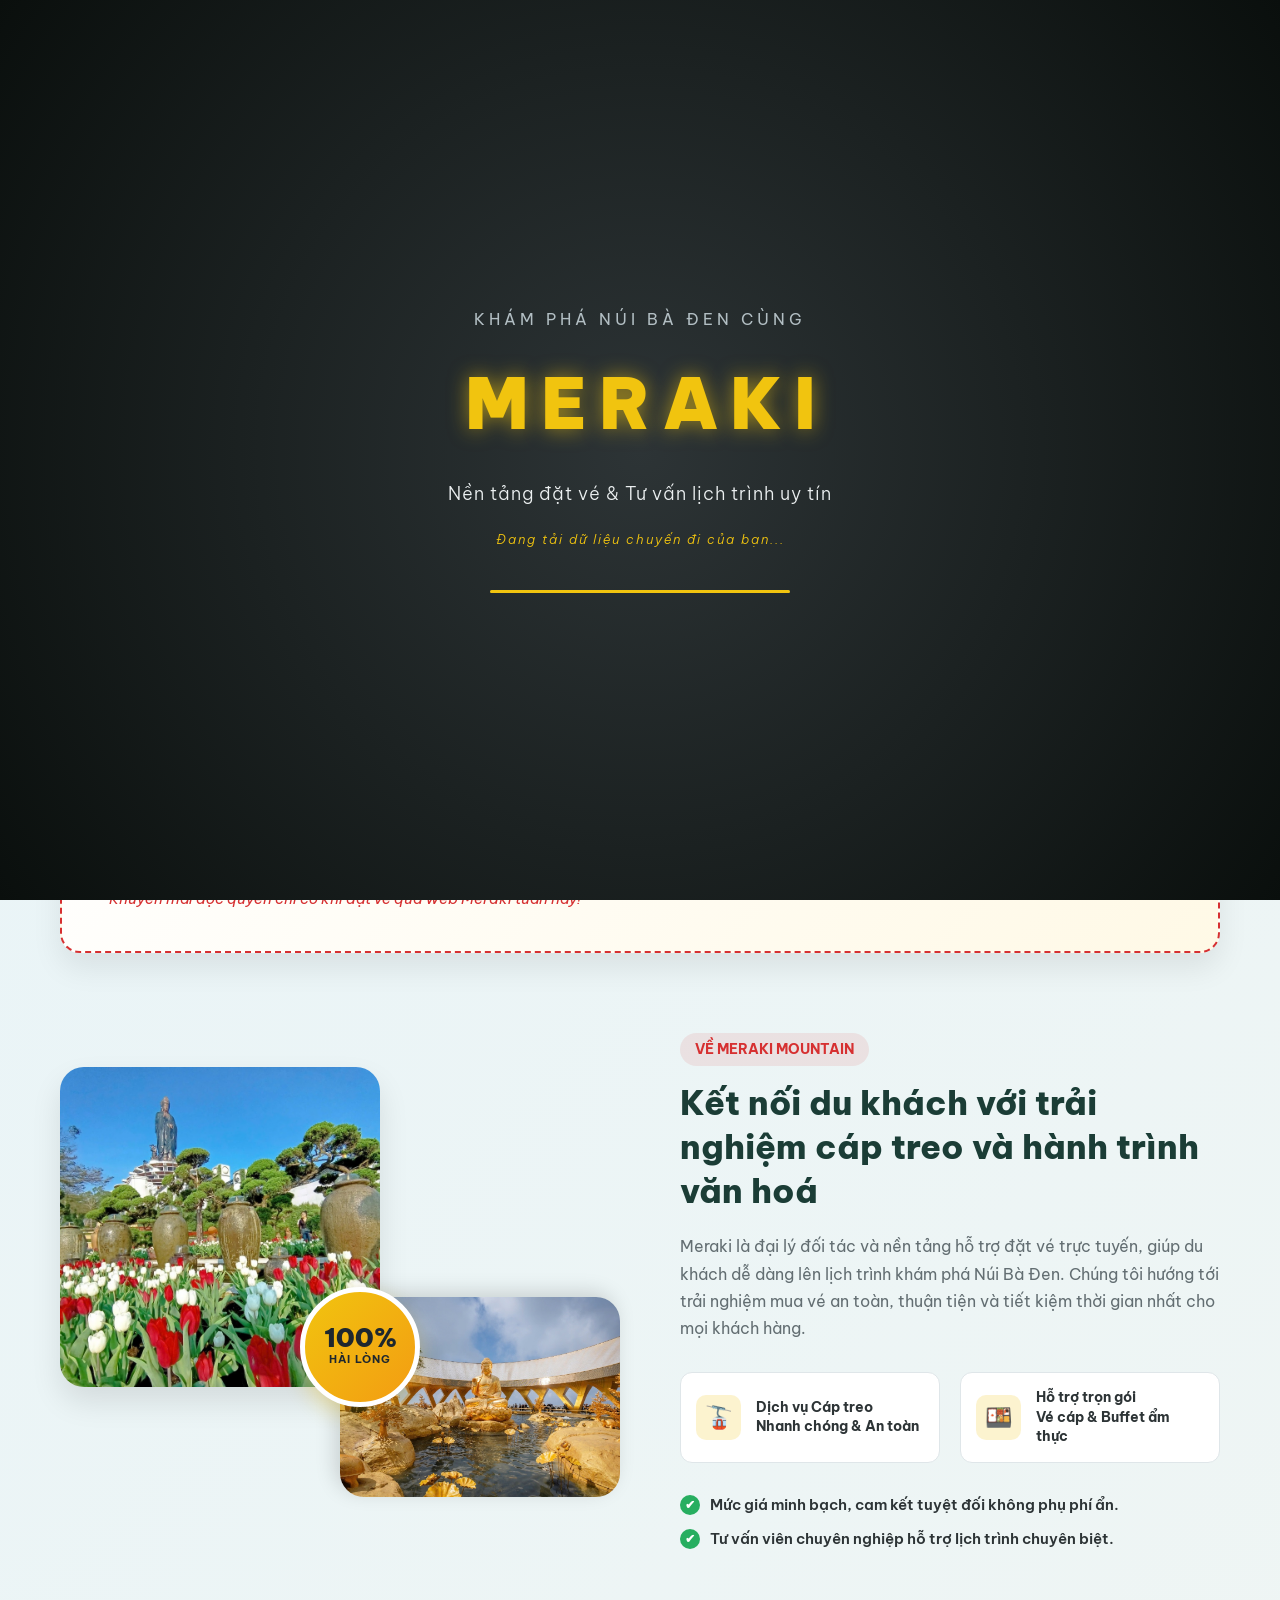
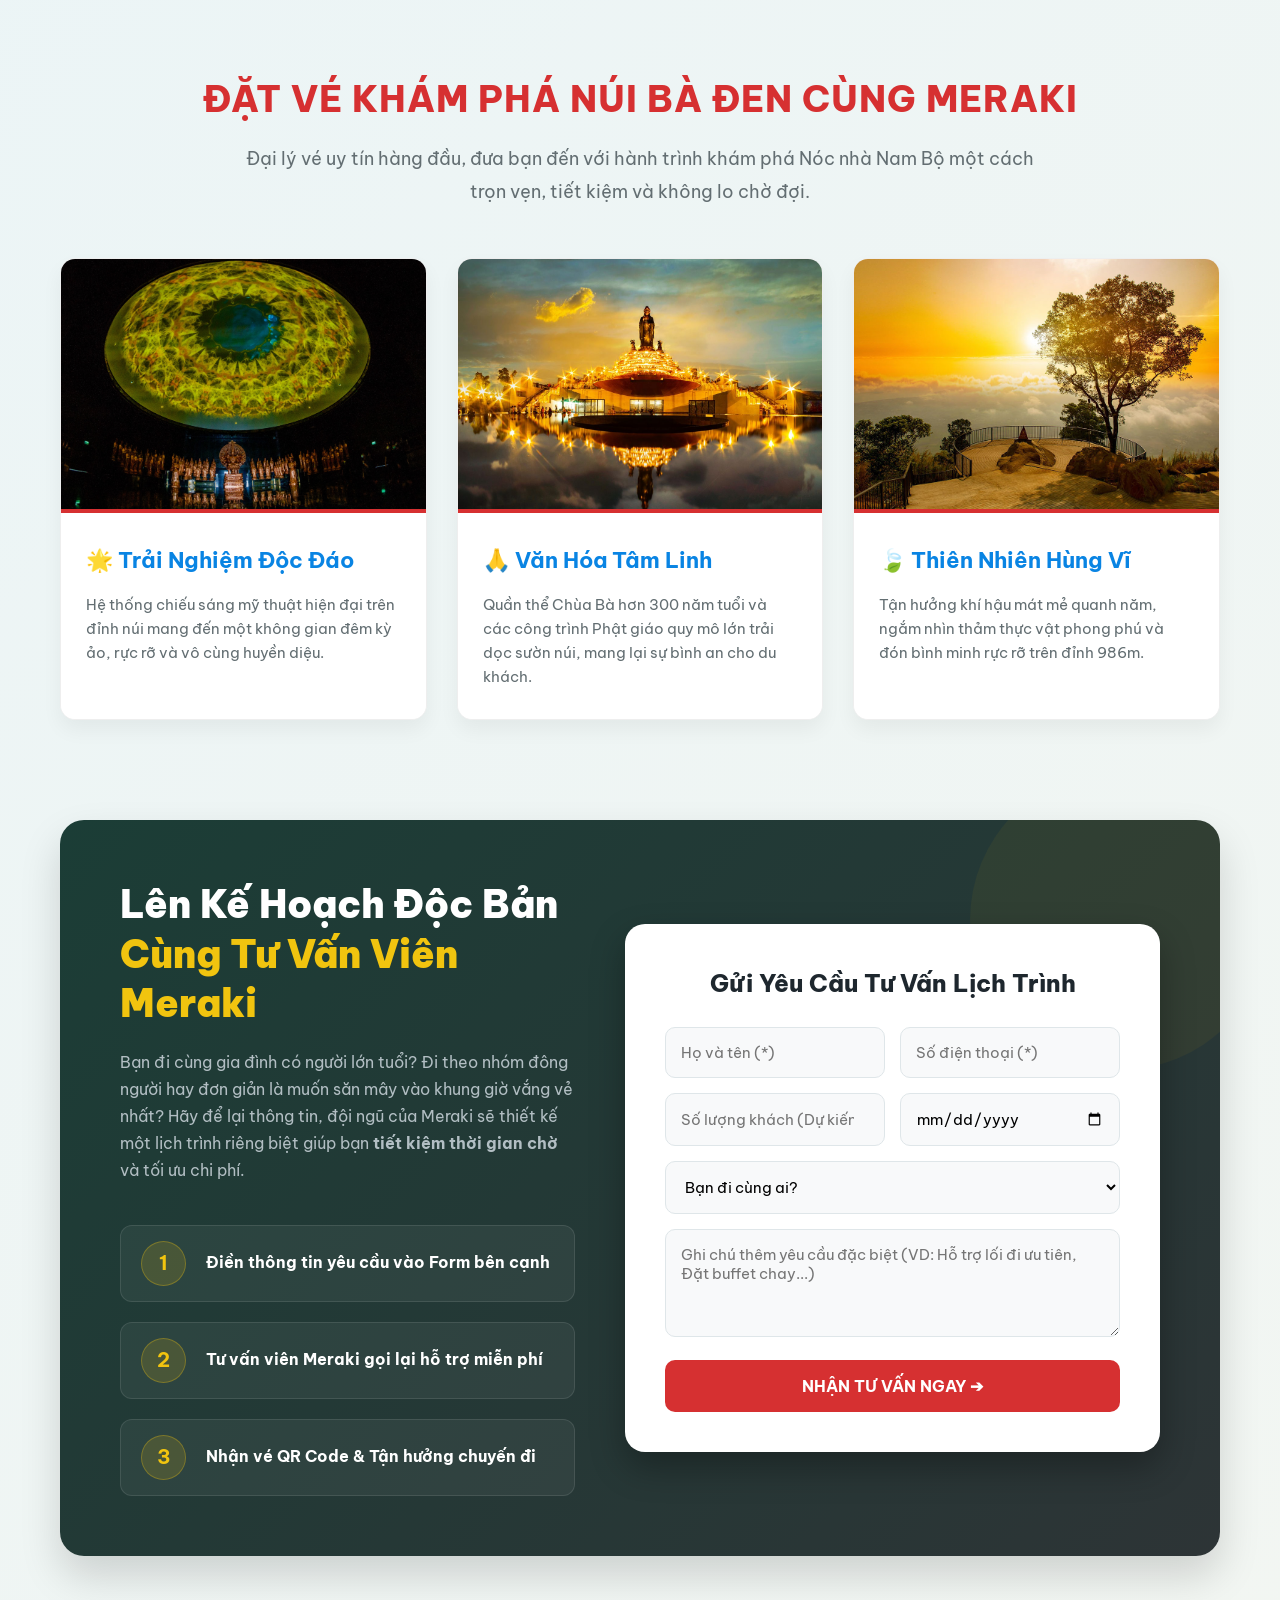
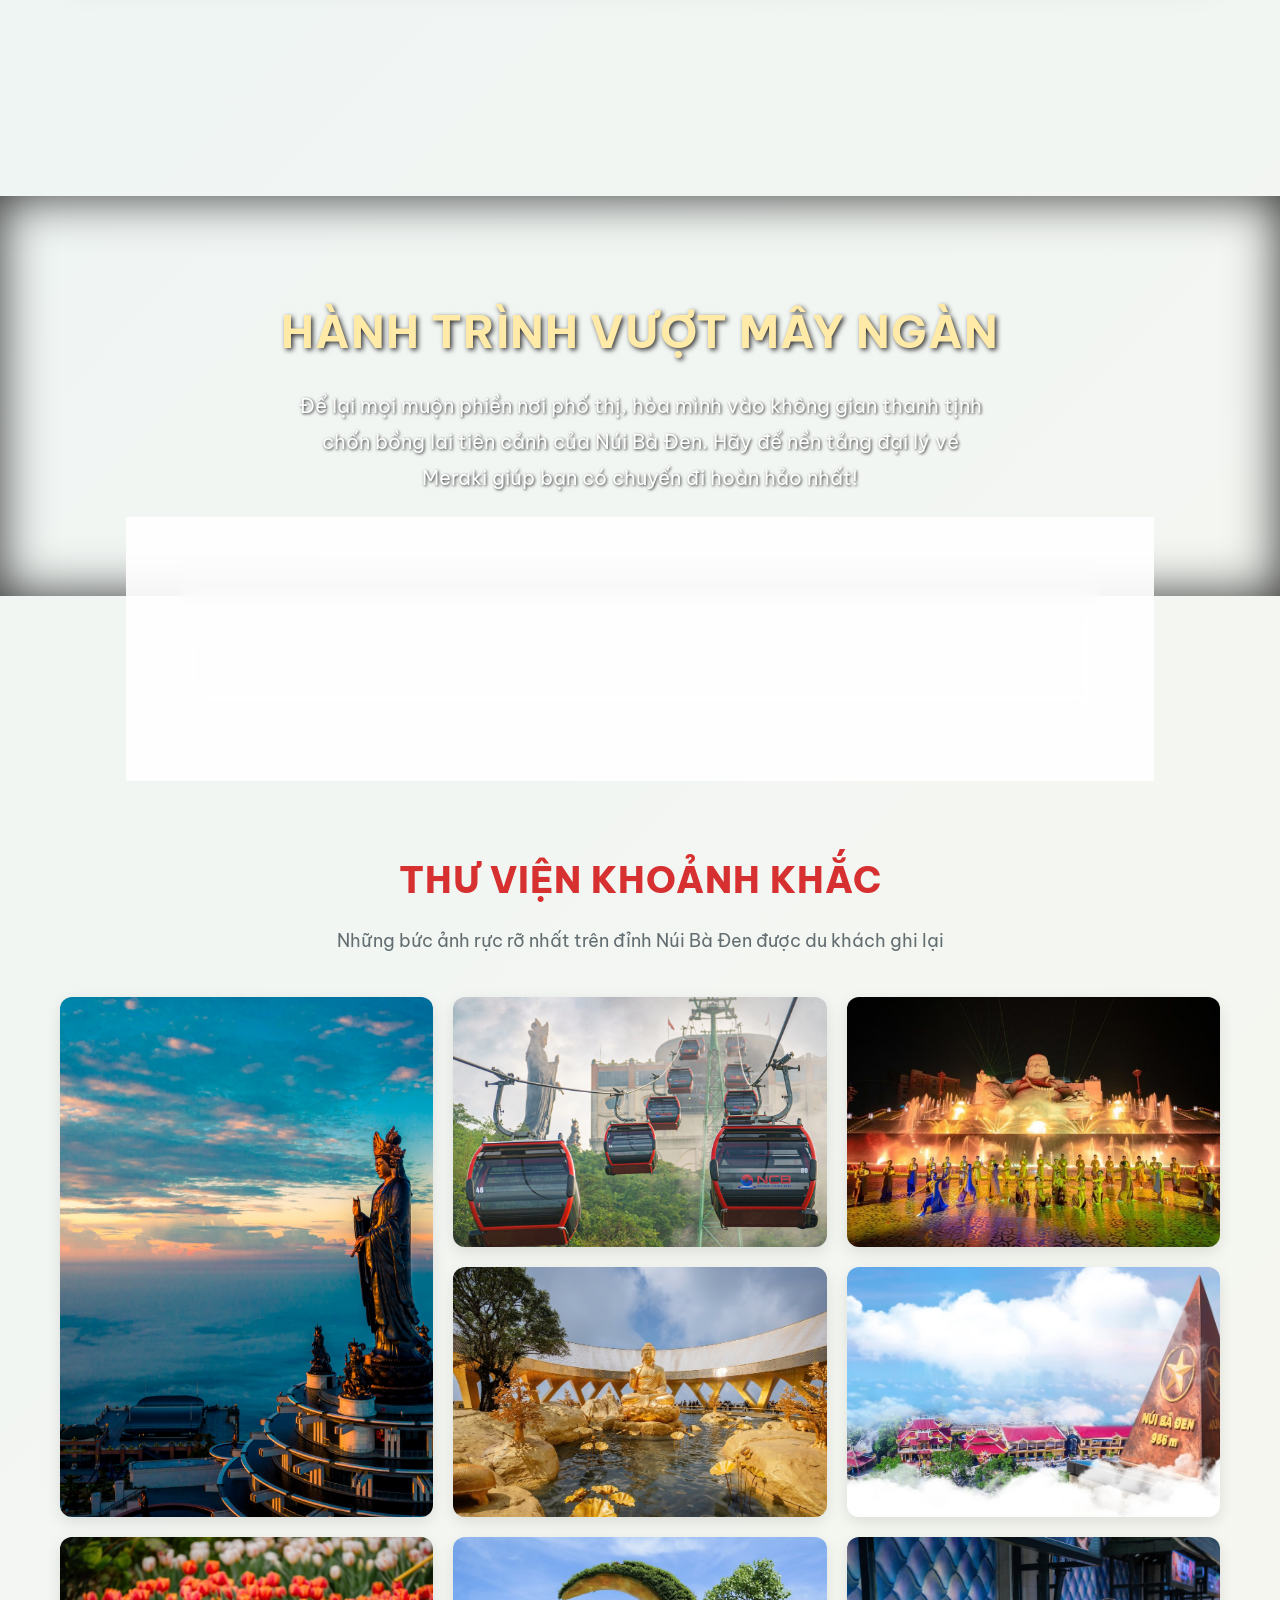
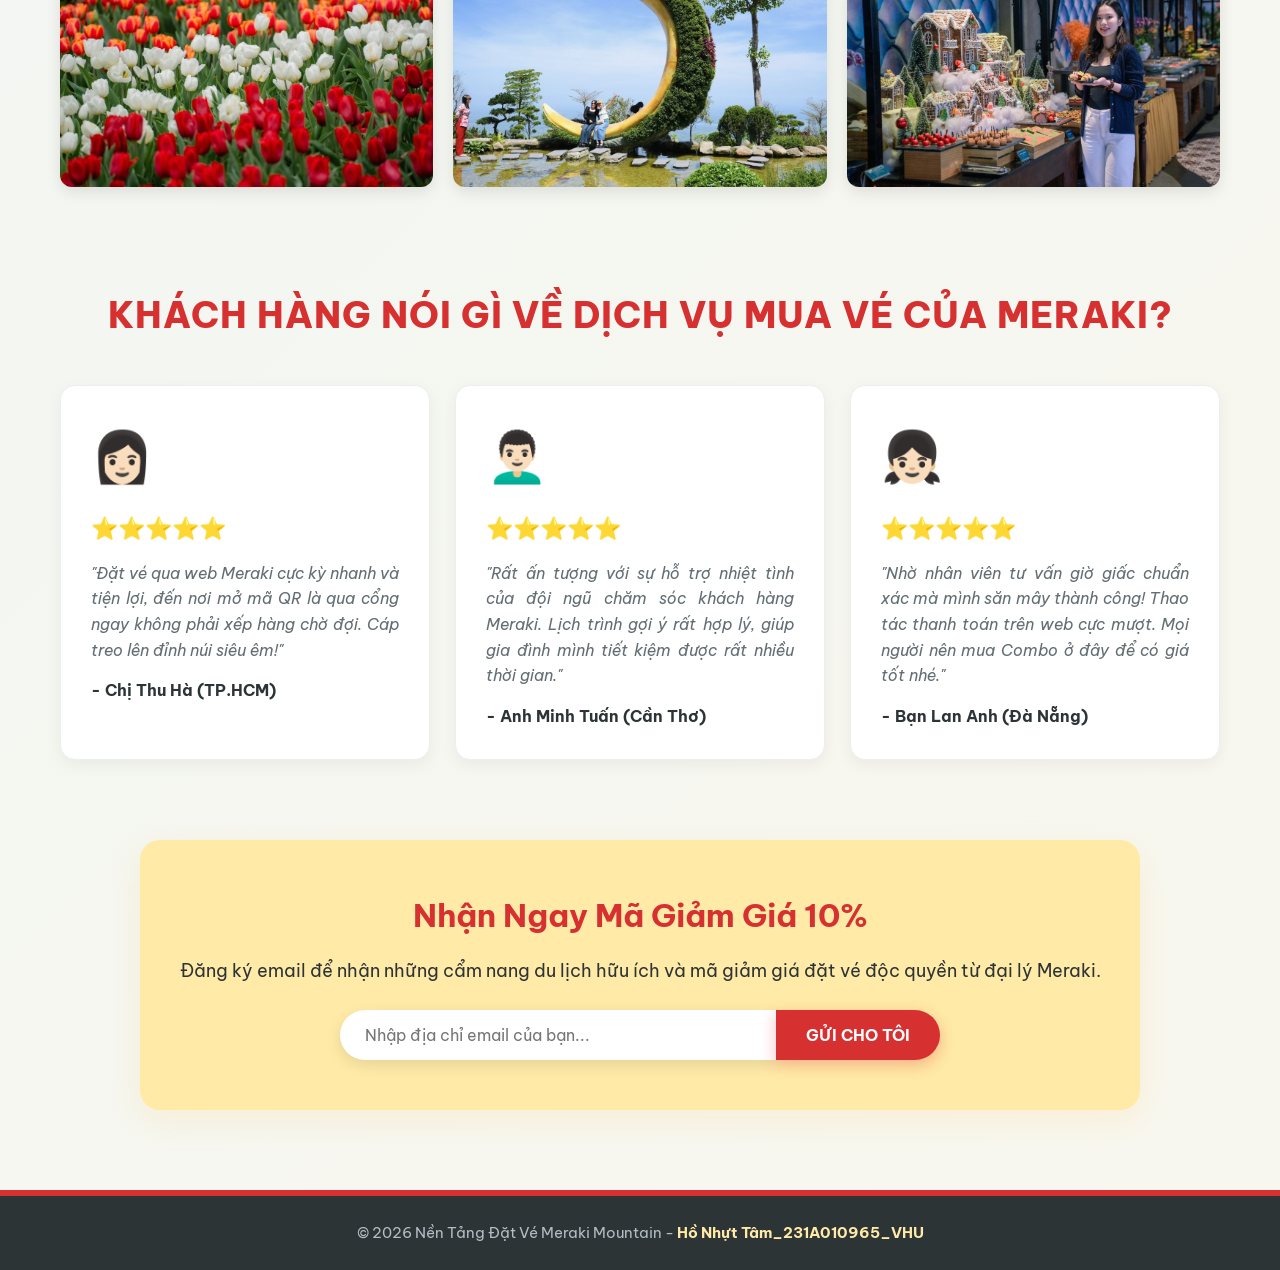
<file: index.html>
<!DOCTYPE html>
<html lang="vi">
<head>
    <meta charset="UTF-8">
    <meta name="viewport" content="width=device-width, initial-scale=1.0">
    <title>Trang Chủ - Đặt Tour Núi Bà Đen Cùng Meraki</title>
    
    <link rel="preconnect" href="https://fonts.googleapis.com">
    <link rel="preconnect" href="https://fonts.gstatic.com" crossorigin>
    <link href="https://fonts.googleapis.com/css2?family=Be+Vietnam+Pro:wght@400;500;600;700;800;900&display=swap" rel="stylesheet">

    <link rel="stylesheet" href="style.css">
</head>
<body>
<div id="scroll-progress" style="position: fixed; top: 0; left: 0; width: 0%; height: 4px; background: #0984e3; z-index: 9999; border-radius: 0 4px 4px 0; transition: width 0.1s ease-out; box-shadow: 0 0 10px rgba(9, 132, 227, 0.5);"></div>
   <div id="welcome-overlay" class="welcome-overlay">
        <div class="welcome-content">
            <div class="welcome-subtitle">Khám phá Núi Bà Đen cùng</div>
            <h1 class="welcome-logo">MERAKI</h1>
            <div class="welcome-message">
                <p>Nền tảng đặt vé & Tư vấn lịch trình uy tín</p>
                <p class="loading-text">Đang tải dữ liệu chuyến đi của bạn...</p>
            </div>
            <div class="loading-bar-container">
                <div class="loading-progress-glow"></div>
            </div>
        </div>
    </div>

    <nav>
        <div class="nav-links">
            <a href="index.html" class="active">Trang Chủ</a>
            <a href="kham-pha.html">Khám Phá & Cẩm Nang</a>
            <a href="dich-vu.html">Cáp Treo & Đặt Vé</a>
            <a href="qua-luu-niem.html">Quà Lưu Niệm</a>
        </div>
        <div class="nav-icons">
            <a onclick="toggleNotification()" id="bell-icon">🔔<span class="badge" id="noti-badge">0</span></a>
            <a href="gio-hang.html">🛒<span class="badge" id="cart-count">0</span></a>
            
            <div class="notification-dropdown" id="noti-dropdown">
                <div class="noti-header">
                    <span>Thông báo của bạn</span>
                    <span style="color: #0984e3; cursor: pointer; font-size: 12px; font-weight: 700;" onclick="markAllRead()">Đánh dấu đã đọc</span>
                </div>
                <div class="noti-list-container" id="noti-list-container">
                    </div>
                <div class="noti-footer" onclick="toggleNotification()">Đóng bảng thông báo</div>
            </div>
        </div>
    </nav>

    <div class="slider-wrapper">
        <div class="slider-container">
            <div class="slides" id="slider">
                <div class="slide">
                    <img src="img_index/anh_tuongphat_dem.jpg" alt="Tượng Phật">
                    <div class="slide-text">
                        <h2>Hành Hương Núi Bà Đen</h2>
                        <p>Đặt tour qua Meraki để chiêm ngưỡng Tượng Phật Bà thiêng liêng rực sáng.</p>
                    </div>
                </div>
                <div class="slide">
                    <img src="img_index/anh_captreo.jpg" alt="Cáp Treo">
                    <div class="slide-text">
                        <h2>Vé Cáp Treo Giá Tốt Nhất</h2>
                        <p>Không lo xếp hàng, quét mã QR lên cabin ngay cùng dịch vụ của Meraki.</p>
                    </div>
                </div>
                <div class="slide">
                    <img src="img_index/anh_chopdinhnui.jpg" alt="Đỉnh Núi">
                    <div class="slide-text">
                        <h2>Chinh Phục Nóc Nhà Nam Bộ</h2>
                        <p>Lên lịch trình săn mây hoàn hảo trên đỉnh 986m cực kỳ dễ dàng.</p>
                    </div>
                </div>
            </div>
            <button class="prev" onclick="moveSlide(-1)">&#10094;</button>
            <button class="next" onclick="moveSlide(1)">&#10095;</button>
        </div>
    </div>

    <div class="container">
        
        <div class="hot-deal">
            <div class="hot-deal-badge">HOT DEAL MÙA LỄ HỘI 🔥</div>
            <div class="hot-deal-content">
                <h2>Combo Trọn Gói: Lên Đỉnh Yêu Thương</h2>
                <p>Khám phá trọn vẹn Núi Bà Đen: Vé cáp treo khứ hồi + Vé Chùa Hang + Buffet trưa.</p>
                <p>
                    <span class="price-strike">850.000đ</span> 
                    <span class="price-hot" style="color:#d63031; font-weight:900; font-size:24px;">Chỉ 650.000đ/người</span>
                </p>
                <p style="color: #d63031; font-size: 15px;"><em>*Khuyến mãi độc quyền chỉ có khi đặt vé qua web Meraki tuần này!</em></p>
            </div>
            <div>
                <button class="btn-buy-now" onclick="addToCartAndCheckout('Combo Lên Đỉnh Yêu Thương', 650000)">ĐẶT VÉ KẺO LỠ 🏃‍♂️</button>
            </div>
        </div>

        <div class="about-section">
            <div class="creative-images-group">
                <img src="img_index/anh_phongcanh.jpg" alt="Toàn cảnh cáp treo" class="about-img-1">
                
                <div class="about-circle-badge">
                    <h3>100%</h3>
                    <p>Hài Lòng</p>
                </div>

                <img src="img_index/anh_tuongphatvang.jpg" alt="Tượng Phật Vàng" class="about-img-2">
            </div>

            <div class="about-content">
                <div class="about-tag">Về Meraki Mountain</div>
                <h2>Kết nối du khách với trải nghiệm cáp treo và hành trình văn hoá</h2>
                <p>Meraki là đại lý đối tác và nền tảng hỗ trợ đặt vé trực tuyến, giúp du khách dễ dàng lên lịch trình khám phá Núi Bà Đen. Chúng tôi hướng tới trải nghiệm mua vé an toàn, thuận tiện và tiết kiệm thời gian nhất cho mọi khách hàng.</p>
                <div class="about-features-small">
                    <div class="af-box">
                        <div class="af-icon">🚡</div>
                        <div class="af-text">Dịch vụ Cáp treo<br>Nhanh chóng & An toàn</div>
                    </div>
                    <div class="af-box">
                        <div class="af-icon">🍱</div>
                        <div class="af-text">Hỗ trợ trọn gói<br>Vé cáp & Buffet ẩm thực</div>
                    </div>
                </div>
                <div class="about-checks">
                    <p>Mức giá minh bạch, cam kết tuyệt đối không phụ phí ẩn.</p>
                    <p>Tư vấn viên chuyên nghiệp hỗ trợ lịch trình chuyên biệt.</p>
                </div>
            </div>
        </div>

        <h1 class="section-title-main text-center">Đặt Vé Khám Phá Núi Bà Đen Cùng Meraki</h1>
        <p class="subtitle">Đại lý vé uy tín hàng đầu, đưa bạn đến với hành trình khám phá Nóc nhà Nam Bộ một cách trọn vẹn, tiết kiệm và không lo chờ đợi.</p>
        
        <div class="features">
            <div class="feature-box" onclick="openModal('modal-1')">
                <div class="feature-img-wrapper"><img src="img_index/anh_hethongchieusang.jpg" class="feature-img" alt="Hệ thống chiếu sáng"></div>
                <div class="feature-content">
                    <h3>🌟 Trải Nghiệm Độc Đáo</h3>
                    <p>Hệ thống chiếu sáng mỹ thuật hiện đại trên đỉnh núi mang đến một không gian đêm kỳ ảo, rực rỡ và vô cùng huyền diệu.</p>
                </div>
                <div class="feat-hover-bar">👉 Click để đọc câu chuyện</div>
            </div>
            <div class="feature-box" onclick="openModal('modal-2')">
                <div class="feature-img-wrapper"><img src="img_index/quanthetamlinhnuiba.jpg" class="feature-img" alt="Quần thể tâm linh"></div>
                <div class="feature-content">
                    <h3>🙏 Văn Hóa Tâm Linh</h3>
                    <p>Quần thể Chùa Bà hơn 300 năm tuổi và các công trình Phật giáo quy mô lớn trải dọc sườn núi, mang lại sự bình an cho du khách.</p>
                </div>
                <div class="feat-hover-bar">👉 Click để đọc câu chuyện</div>
            </div>
            <div class="feature-box" onclick="openModal('modal-3')">
                <div class="feature-img-wrapper"><img src="img_index/anh_thiennhiennuiba.jpg" class="feature-img" alt="Thiên nhiên vĩ đại"></div>
                <div class="feature-content">
                    <h3>🍃 Thiên Nhiên Hùng Vĩ</h3>
                    <p>Tận hưởng khí hậu mát mẻ quanh năm, ngắm nhìn thảm thực vật phong phú và đón bình minh rực rỡ trên đỉnh 986m.</p>
                </div>
                <div class="feat-hover-bar">👉 Click để đọc câu chuyện</div>
            </div>
        </div>

        <div class="custom-consult-section">
            <div class="consult-info">
                <h2>Lên Kế Hoạch Độc Bản<br><span>Cùng Tư Vấn Viên Meraki</span></h2>
                <p>Bạn đi cùng gia đình có người lớn tuổi? Đi theo nhóm đông người hay đơn giản là muốn săn mây vào khung giờ vắng vẻ nhất? Hãy để lại thông tin, đội ngũ của Meraki sẽ thiết kế một lịch trình riêng biệt giúp bạn <b>tiết kiệm thời gian chờ</b> và tối ưu chi phí.</p>
                
                <div class="consult-steps">
                    <div class="step">
                        <div class="step-num">1</div>
                        <div class="step-text">Điền thông tin yêu cầu vào Form bên cạnh</div>
                    </div>
                    <div class="step">
                        <div class="step-num">2</div>
                        <div class="step-text">Tư vấn viên Meraki gọi lại hỗ trợ miễn phí</div>
                    </div>
                    <div class="step">
                        <div class="step-num">3</div>
                        <div class="step-text">Nhận vé QR Code & Tận hưởng chuyến đi</div>
                    </div>
                </div>
            </div>

            <div class="consult-form-box">
                <h3>Gửi Yêu Cầu Tư Vấn Lịch Trình</h3>
                <form onsubmit="event.preventDefault(); alert('Cảm ơn bạn! Đội ngũ hỗ trợ Meraki sẽ gọi điện tư vấn trong vòng 15 phút.');">
                    <div class="input-group">
                        <input type="text" placeholder="Họ và tên (*)" required>
                        <input type="tel" placeholder="Số điện thoại (*)" required>
                    </div>
                    <div class="input-group">
                        <input type="number" placeholder="Số lượng khách (Dự kiến)">
                        <input type="date" placeholder="Ngày đi dự kiến">
                    </div>
                    <select style="margin-bottom: 15px;">
                        <option value="" disabled selected>Bạn đi cùng ai?</option>
                        <option value="family">Gia đình (có trẻ em/người già)</option>
                        <option value="friends">Nhóm bạn thân</option>
                        <option value="couple">Cặp đôi</option>
                        <option value="solo">Đi một mình</option>
                    </select>
                    <textarea rows="4" placeholder="Ghi chú thêm yêu cầu đặc biệt (VD: Hỗ trợ lối đi ưu tiên, Đặt buffet chay...)"></textarea>
                    <button type="submit">NHẬN TƯ VẤN NGAY ➔</button>
                </form>
            </div>
        </div>

    </div>

    <div class="parallax-section">
        <h2>Hành Trình Vượt Mây Ngàn</h2>
        <p>Để lại mọi muộn phiền nơi phố thị, hòa mình vào không gian thanh tịnh chốn bồng lai tiên cảnh của Núi Bà Đen. Hãy để nền tảng đại lý vé Meraki giúp bạn có chuyến đi hoàn hảo nhất!</p>
    </div>

    <div class="stats-container">
        <div class="stat-box">
            <div class="stat-number">986m</div>
            <div class="stat-text">Đỉnh Cao Nam Bộ</div>
        </div>
        <div class="stat-box">
            <div class="stat-number">24/7</div>
            <div class="stat-text">Hỗ Trợ Đặt Vé</div>
        </div>
        <div class="stat-box">
            <div class="stat-number">0Đ</div>
            <div class="stat-text">Phí Xuất Vé</div>
        </div>
        <div class="stat-box">
            <div class="stat-number">10K+</div>
            <div class="stat-text">Lượt Khách Tin Chọn</div>
        </div>
    </div>

    <div class="container">
        <h1 class="section-title-main text-center">Thư Viện Khoảnh Khắc</h1>
        <p class="subtitle text-center" style="margin-bottom: 0;">Những bức ảnh rực rỡ nhất trên đỉnh Núi Bà Đen được du khách ghi lại</p>
        
        <div class="gallery-grid">
            <div class="gallery-item item-1"><img src="img_index/anh_tuongphat_dem.jpg" alt="Tượng Phật bình minh"></div>
            <div class="gallery-item item-2"><img src="img_index/anh_captreo.jpg" alt="Cáp Treo"></div>
            <div class="gallery-item item-3"><img src="img_index/anh_nhacnuoc.jpg" alt="Nhạc nước"></div>
            
            <div class="gallery-item item-4"><img src="img_index/anh_tuongphatvang.jpg" alt="Tượng Phật Vàng"></div>
            <div class="gallery-item item-5"><img src="img_index/anh_toancanhmay.jpg" alt="Biển mây"></div>
            
            <div class="gallery-item item-6"><img src="img_index/anh_vuonhoa.jpg" alt="Vườn Tulip"></div>
            <div class="gallery-item item-7"><img src="img_index/anh_checkinmattrang.jpg" alt="Check-in mặt trăng"></div>
            <div class="gallery-item item-8"><img src="img_index/anh_checkinamthuc.jpg" alt="Buffet"></div>
        </div>

        <h2 class="section-title-main text-center" style="margin-top: 100px;">Khách Hàng Nói Gì Về Dịch Vụ Mua Vé Của Meraki?</h2>
        <div class="reviews-container">
            <div class="review-card">
                <div class="review-avatar">👩🏻</div>
                <div class="stars">⭐⭐⭐⭐⭐</div>
                <p class="review-text">"Đặt vé qua web Meraki cực kỳ nhanh và tiện lợi, đến nơi mở mã QR là qua cổng ngay không phải xếp hàng chờ đợi. Cáp treo lên đỉnh núi siêu êm!"</p>
                <p class="review-author">- Chị Thu Hà (TP.HCM)</p>
            </div>
            <div class="review-card">
                <div class="review-avatar">👨🏻‍🦱</div>
                <div class="stars">⭐⭐⭐⭐⭐</div>
                <p class="review-text">"Rất ấn tượng với sự hỗ trợ nhiệt tình của đội ngũ chăm sóc khách hàng Meraki. Lịch trình gợi ý rất hợp lý, giúp gia đình mình tiết kiệm được rất nhiều thời gian."</p>
                <p class="review-author">- Anh Minh Tuấn (Cần Thơ)</p>
            </div>
            <div class="review-card">
                <div class="review-avatar">👧🏻</div>
                <div class="stars">⭐⭐⭐⭐⭐</div>
                <p class="review-text">"Nhờ nhân viên tư vấn giờ giấc chuẩn xác mà mình săn mây thành công! Thao tác thanh toán trên web cực mượt. Mọi người nên mua Combo ở đây để có giá tốt nhé."</p>
                <p class="review-author">- Bạn Lan Anh (Đà Nẵng)</p>
            </div>
        </div>

        <div class="newsletter-section">
            <h2>Nhận Ngay Mã Giảm Giá 10%</h2>
            <p>Đăng ký email để nhận những cẩm nang du lịch hữu ích và mã giảm giá đặt vé độc quyền từ đại lý Meraki.</p>
            <form class="newsletter-form" onsubmit="event.preventDefault(); alert('Cảm ơn bạn! Mã giảm giá đã được gửi vào email.');">
                <input type="email" placeholder="Nhập địa chỉ email của bạn..." required>
                <button type="submit">GỬI CHO TÔI</button>
            </form>
        </div>
    </div>

    <a href="javascript:void(0)" onclick="alert('Đang kết nối tổng đài CSKH Meraki: 039 507 1434\n\n(Lưu ý: Nếu bạn đang duyệt web bằng Điện thoại, hệ thống sẽ tự động mở màn hình gọi điện!)'); window.location.href='tel:0395071434';" class="floating-btn" title="Gọi Ngay Đặt Tour">📞</a>

   <footer>
        <p>&copy; 2026 Nền Tảng Đặt Vé Meraki Mountain - <strong>Hồ Nhựt Tâm_231A010965_VHU</strong></p>
    </footer>

    <div id="modal-1" class="modal-overlay" onclick="closeModal(event, 'modal-1')">
        <div class="modal-content">
            <span class="close-btn" onclick="forceClose('modal-1')">&times;</span>
            <div class="modal-header">
                <img src="img_index/anh_hethongchieusang.jpg" alt="Chiếu sáng">
                <h2>Câu chuyện về Ánh sáng Diệu kỳ</h2>
            </div>
            <div class="modal-body">
                <p>Khi màn đêm buông xuống, đỉnh núi Bà Đen khoác lên mình một tấm áo hoàn toàn mới. Hệ thống chiếu sáng mỹ thuật với hơn 100.000 bóng đèn LED được thiết kế bởi các chuyên gia hàng đầu, tạo nên một dải ngân hà rực rỡ ngay giữa lưng chừng trời.</p>
                <p>Không chỉ là ánh sáng đơn thuần, đây là sự kết hợp hoàn hảo của công nghệ 3D Mapping. Những câu chuyện về Phật giáo, về sự hình thành của vũ trụ và triết lý nhân sinh được trình chiếu sống động, mang lại cho du khách một cảm giác bồng bềnh, thoát tục như đang bước vào cõi tiên.</p>
            </div>
        </div>
    </div>

    <div id="modal-2" class="modal-overlay" onclick="closeModal(event, 'modal-2')">
        <div class="modal-content">
            <span class="close-btn" onclick="forceClose('modal-2')">&times;</span>
            <div class="modal-header">
                <img src="img_index/quanthetamlinhnuiba.jpg" alt="Tâm linh">
                <h2>Huyền tích Linh Sơn Thánh Mẫu</h2>
            </div>
            <div class="modal-body">
                <p>Kéo dài suốt hơn 300 năm lịch sử, quần thể Chùa Hang - Chùa Bà gắn liền với truyền thuyết về Linh Sơn Thánh Mẫu (Bà Đen) vô cùng linh thiêng. Nơi đây không chỉ là điểm tựa tinh thần của người dân Nam Bộ mà còn thu hút hàng triệu tín đồ Phật tử trên cả nước.</p>
                <p>Bước qua những bậc đá rêu phong, lắng nghe tiếng chuông chùa ngân vang giữa đại ngàn, mọi muộn phiền của cuộc sống trần tục dường như tan biến. Tôn tượng Phật Bà Tây Bổ Đà Sơn sừng sững trên đỉnh núi chính là biểu tượng tối cao cho sự từ bi, ban phát phước lành cho muôn loài.</p>
            </div>
        </div>
    </div>

    <div id="modal-3" class="modal-overlay" onclick="closeModal(event, 'modal-3')">
        <div class="modal-content">
            <span class="close-btn" onclick="forceClose('modal-3')">&times;</span>
            <div class="modal-header">
                <img src="img_index/anh_thiennhiennuiba.jpg" alt="Thiên nhiên">
                <h2>Bản tình ca của Mây và Núi</h2>
            </div>
            <div class="modal-body">
                <p>Chinh phục độ cao 986m - Nóc nhà Đông Nam Bộ là một trải nghiệm thiên nhiên tuyệt vời. Khí hậu trên đỉnh núi quanh năm mát mẻ, ôn hòa. Đặc biệt vào những ngày sương giá, du khách sẽ được chứng kiến khoảnh khắc "biển mây" cuồn cuộn đổ về dưới chân mình.</p>
                <p>Không chỉ có mây trời, thảm thực vật nơi đây vô cùng phong phú với hàng trăm loài hoa bung nở rực rỡ bốn mùa. Đứng tại ban công ngắm cảnh, phóng tầm mắt xuống hồ Dầu Tiếng phẳng lặng phía xa, bạn sẽ thấy thiên nhiên đất nước mình kỳ vĩ và tráng lệ đến nhường nào.</p>
            </div>
        </div>
    </div>

    <script>
        // ================= HỆ THỐNG THÔNG BÁO ĐỒNG BỘ =================
        function renderNotifications() {
            let notis = JSON.parse(localStorage.getItem('meraki_notifications')) || [];
            const container = document.getElementById('noti-list-container');
            const badge = document.getElementById('noti-badge');
            
            if(container) container.innerHTML = '';
            let unreadCount = 0;

            if(notis.length === 0) {
                if(container) container.innerHTML = '<div class="noti-empty">Bạn chưa có thông báo nào.</div>';
                if(badge) badge.style.display = 'none';
                return;
            }

            notis.forEach(noti => {
                if(!noti.read) unreadCount++;
                let unreadClass = noti.read ? '' : 'unread';
                
                if(container) {
                    container.innerHTML += `
                        <div class="noti-item ${unreadClass}" onclick="readAndRedirect(${noti.id})">
                            <div class="noti-icon">${noti.icon}</div>
                            <div class="noti-text">
                                <h4>${noti.title}</h4>
                                <p>${noti.message}</p>
                                <small>${noti.time}</small>
                            </div>
                        </div>
                    `;
                }
            });

            if(badge) {
                if(unreadCount > 0) {
                    badge.innerText = unreadCount;
                    badge.style.display = 'flex';
                    badge.style.justifyContent = 'center';
                    badge.style.alignItems = 'center';
                } else {
                    badge.style.display = 'none';
                }
            }
        }

        function readAndRedirect(id) {
            let notis = JSON.parse(localStorage.getItem('meraki_notifications')) || [];
            let noti = notis.find(n => n.id === id);
            if(noti) noti.read = true; 
            localStorage.setItem('meraki_notifications', JSON.stringify(notis));
            window.location.href = 'lich-su.html';
        }

        function toggleNotification() {
            const dropdown = document.getElementById('noti-dropdown');
            if(dropdown) dropdown.classList.toggle('show');
        }

        function markAllRead() {
            let notis = JSON.parse(localStorage.getItem('meraki_notifications')) || [];
            notis.forEach(n => n.read = true);
            localStorage.setItem('meraki_notifications', JSON.stringify(notis));
            renderNotifications();
        }

        // ================= CÁC CHỨC NĂNG TRANG CHỦ =================
        const welcomeScreen = document.getElementById('welcome-overlay');
        if (!sessionStorage.getItem('meraki_welcomed')) {
            setTimeout(() => {
                welcomeScreen.classList.add('hidden');
                sessionStorage.setItem('meraki_welcomed', 'true'); 
                setTimeout(() => welcomeScreen.style.display = 'none', 800);
            }, 2800); 
        } else {
            welcomeScreen.style.display = 'none';
        }

        let currentIndex = 0;
        const slides = document.querySelectorAll('.slide');
        function moveSlide(step) {
            currentIndex = (currentIndex + step + slides.length) % slides.length;
            document.getElementById('slider').style.transform = `translateX(-${currentIndex * 100}%)`;
        }
        setInterval(() => moveSlide(1), 4000);

        function openModal(id) {
            document.getElementById(id).classList.add('active');
            document.body.style.overflow = 'hidden'; 
        }
        function closeModal(event, id) {
            if (event.target.classList.contains('modal-overlay')) {
                document.getElementById(id).classList.remove('active');
                document.body.style.overflow = 'auto'; 
            }
        }
        function forceClose(id) {
            document.getElementById(id).classList.remove('active');
            document.body.style.overflow = 'auto';
        }

        function updateCartBadge() {
            let cart = JSON.parse(localStorage.getItem('meraki_cart')) || [];
            let totalTickets = cart.reduce((sum, item) => sum + item.qty, 0);
            const badge = document.getElementById('cart-count');
            if(badge) badge.innerText = totalTickets;
        }
        
        function addToCartAndCheckout(ticketName, price) {
            let cart = JSON.parse(localStorage.getItem('meraki_cart')) || [];
            cart.push({ id: Date.now() + Math.random(), name: ticketName, price: price, qty: 1, total: price });
            localStorage.setItem('meraki_cart', JSON.stringify(cart));
            updateCartBadge();
            if(confirm('🎉 Đã thêm vé vào giỏ hàng! Tới Giỏ hàng thanh toán ngay?')) {
                window.location.href = "gio-hang.html";
            }
        }

        document.addEventListener('DOMContentLoaded', () => {
            updateCartBadge();
            renderNotifications();

// ================= THANH TIẾN ĐỘ CUỘN TRANG =================
        const progressBar = document.getElementById('scroll-progress');
        window.addEventListener('scroll', () => {
            const scrollTop = document.documentElement.scrollTop || document.body.scrollTop;
            const scrollHeight = document.documentElement.scrollHeight - document.documentElement.clientHeight;
            const scrollPercentage = (scrollTop / scrollHeight) * 100;
            if (progressBar) {
                progressBar.style.width = scrollPercentage + '%';
            }
        });
        });
    </script>
</body>
</html>
</file>
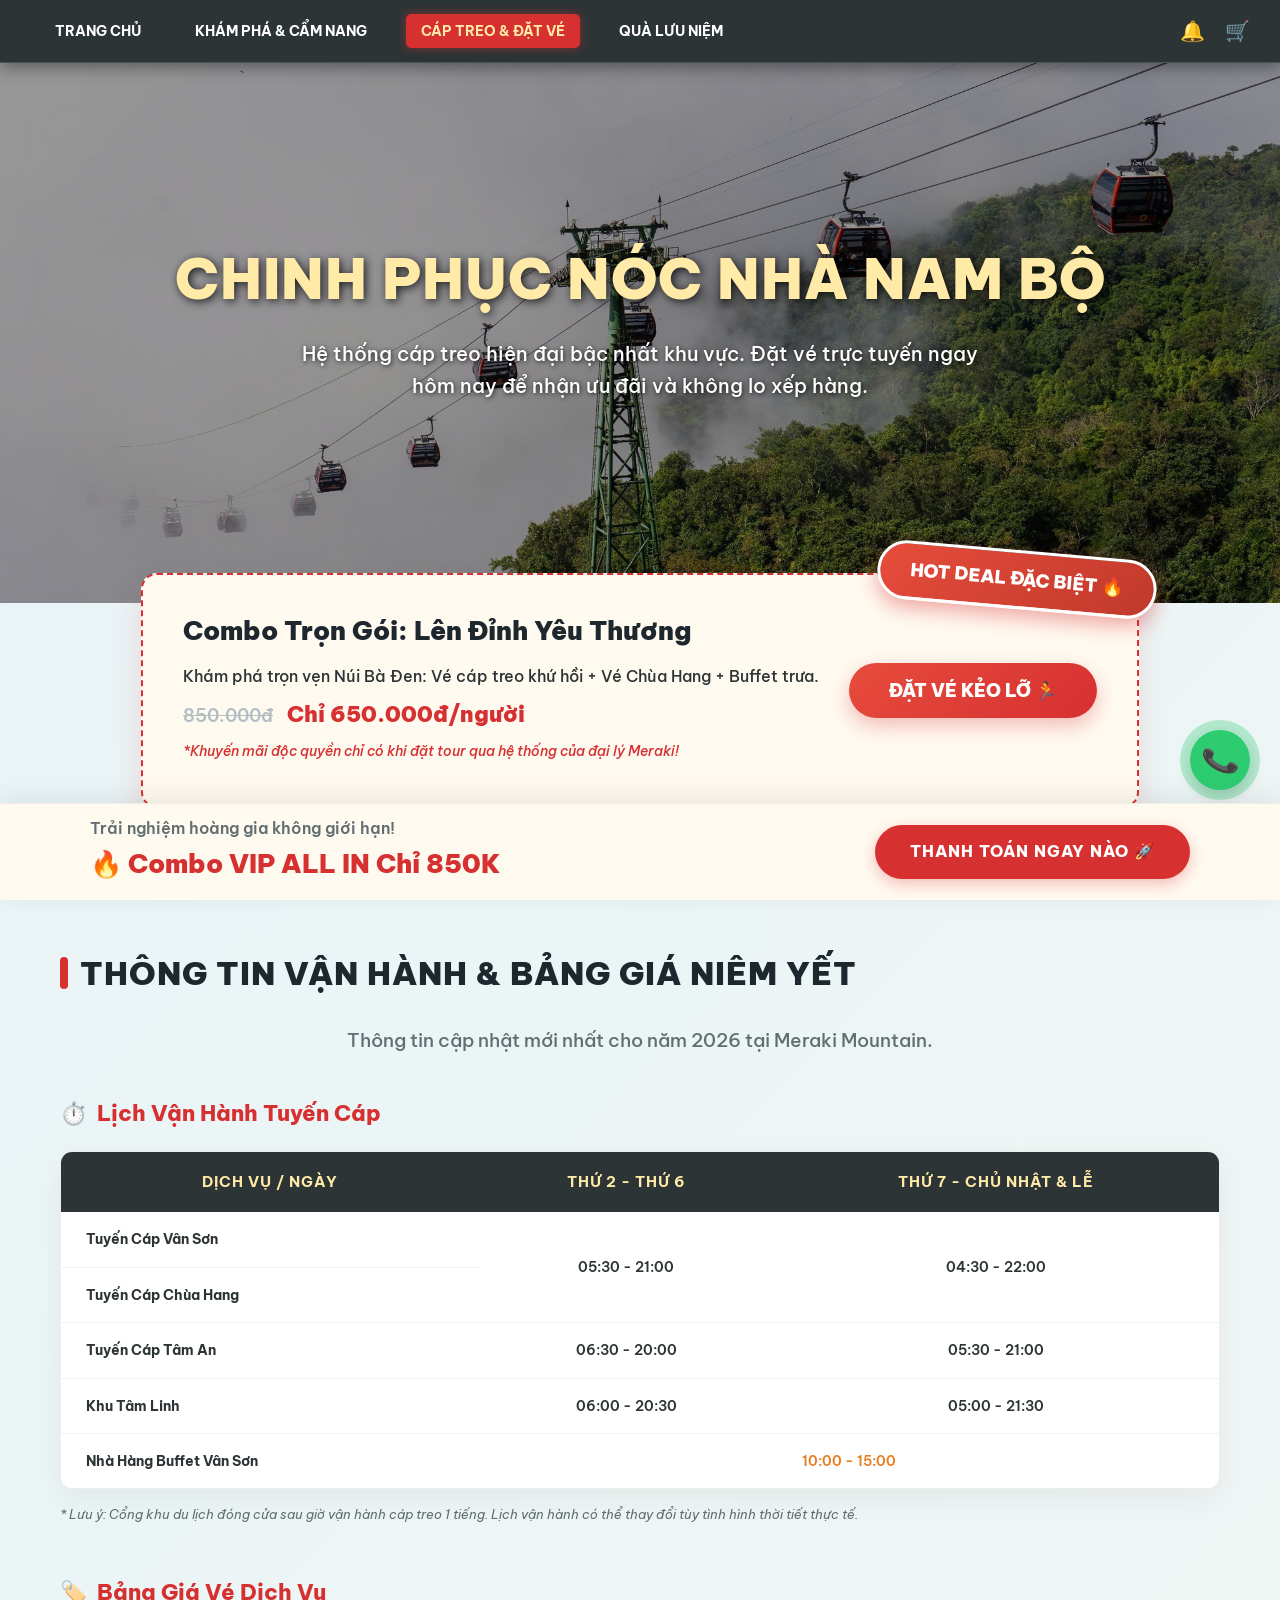
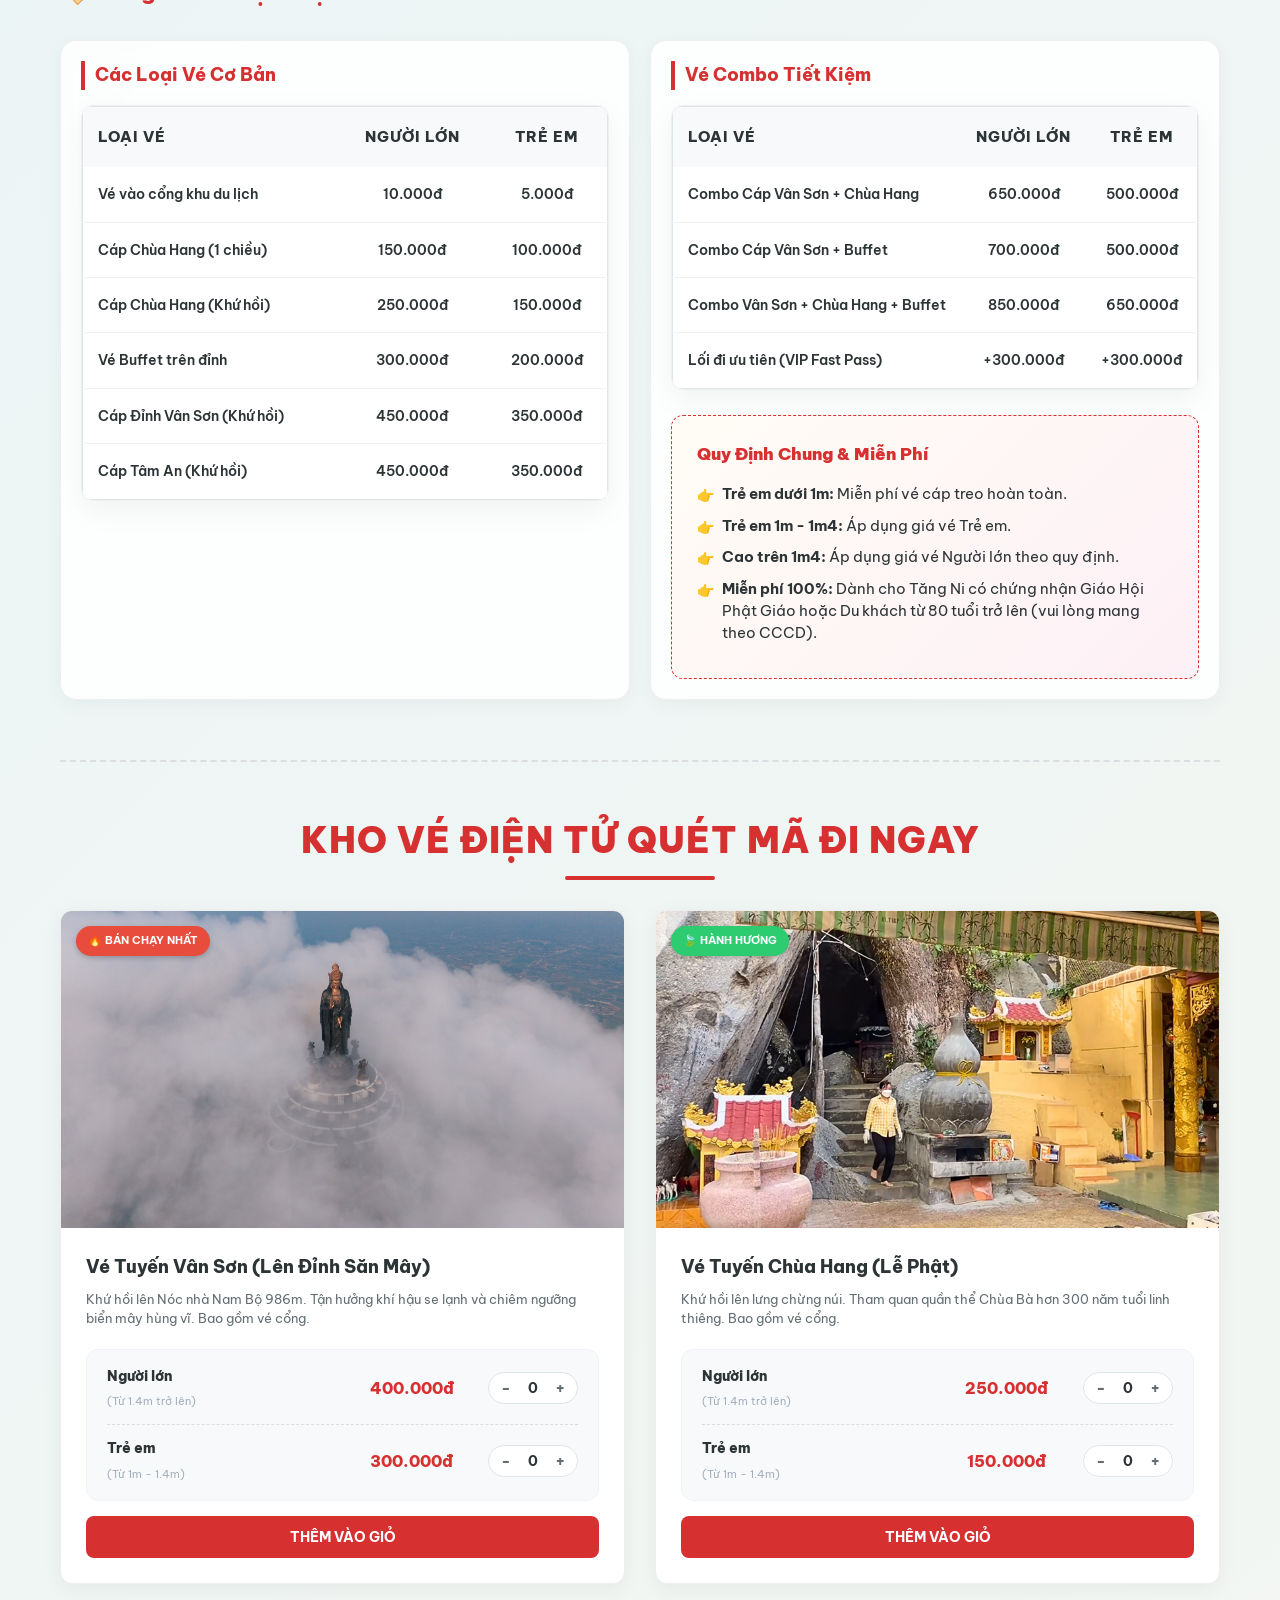
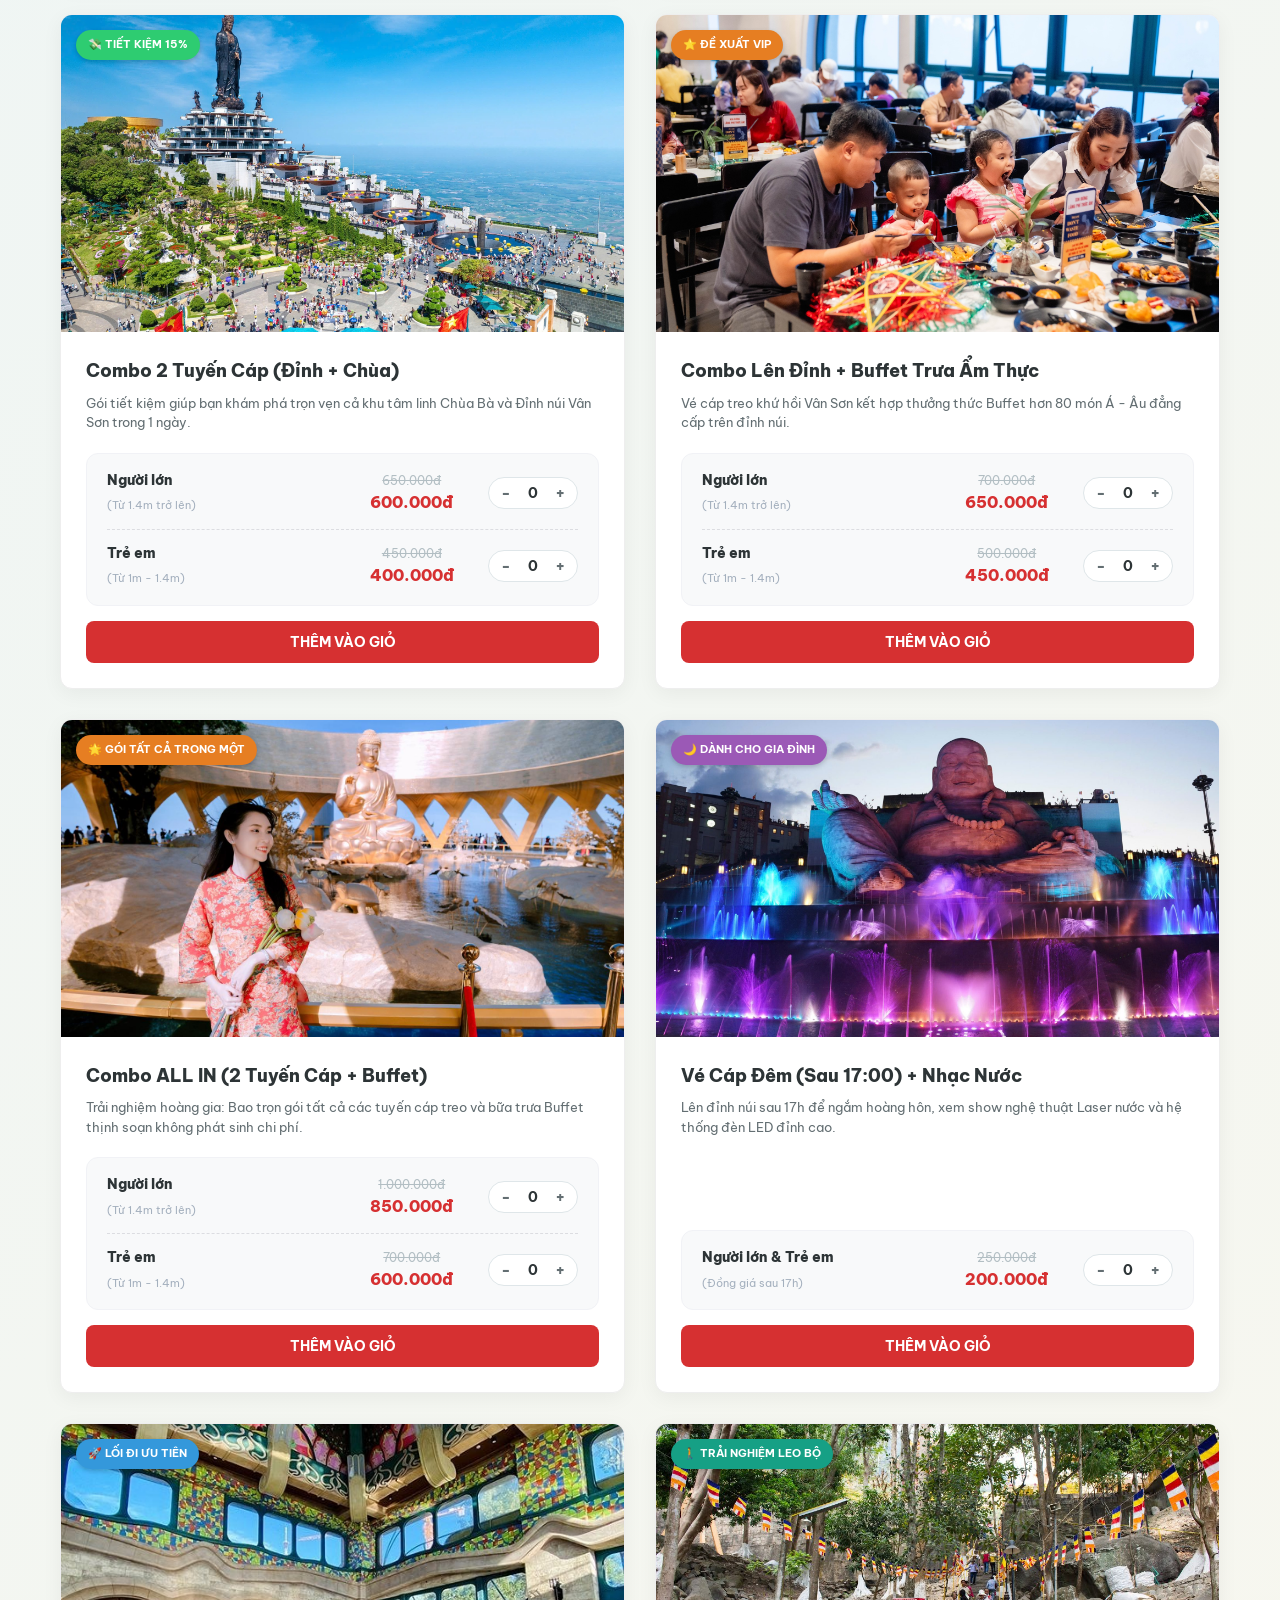
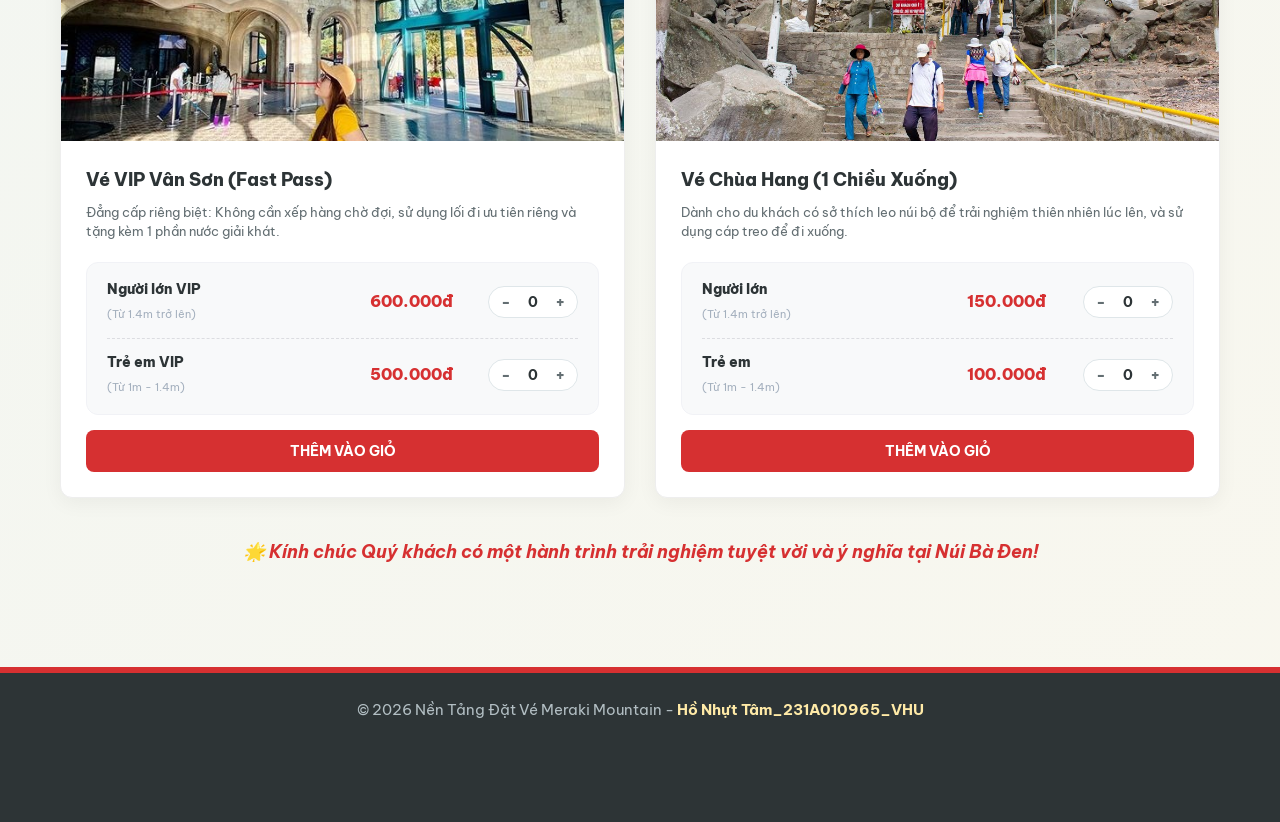
<file: dich-vu.html>
<!DOCTYPE html>
<html lang="vi">
<head>
    <meta charset="UTF-8">
    <meta name="viewport" content="width=device-width, initial-scale=1.0">
    <title>Cáp Treo & Đặt Vé - Meraki Mountain</title>
    
    <link rel="preconnect" href="https://fonts.googleapis.com">
    <link rel="preconnect" href="https://fonts.gstatic.com" crossorigin>
    <link href="https://fonts.googleapis.com/css2?family=Be+Vietnam+Pro:wght@400;500;600;700;800;900&display=swap" rel="stylesheet">

    <link rel="stylesheet" href="style.css">
</head>
<body>
<div id="scroll-progress" style="position: fixed; top: 0; left: 0; width: 0%; height: 4px; background: #0984e3; z-index: 9999; border-radius: 0 4px 4px 0; transition: width 0.1s ease-out; box-shadow: 0 0 10px rgba(9, 132, 227, 0.5);"></div>
    <nav>
        <div class="nav-links">
            <a href="index.html">Trang Chủ</a>
            <a href="kham-pha.html">Khám Phá & Cẩm Nang</a>
            <a href="dich-vu.html" class="active">Cáp Treo & Đặt Vé</a>
            <a href="qua-luu-niem.html">Quà Lưu Niệm</a>
        </div>
        <div class="nav-icons">
            <a onclick="toggleNotification()" id="bell-icon">🔔<span class="badge" id="noti-badge">0</span></a>
            <a href="gio-hang.html">🛒<span class="badge" id="cart-count">0</span></a>
            
            <div class="notification-dropdown" id="noti-dropdown">
                <div class="noti-header">
                    <span>Thông báo của bạn</span>
                    <span style="color: #0984e3; cursor: pointer; font-size: 12px; font-weight: 700;" onclick="markAllRead()">Đánh dấu đã đọc</span>
                </div>
                <div class="noti-list-container" id="noti-list-container">
                    </div>
                <div class="noti-footer" onclick="toggleNotification()">Đóng bảng thông báo</div>
            </div>
        </div>
    </nav>

    <header class="page-header">
        <div class="header-overlay"></div>
        <div class="header-content">
            <h1>Chinh Phục Nóc Nhà Nam Bộ</h1>
            <p>Hệ thống cáp treo hiện đại bậc nhất khu vực. Đặt vé trực tuyến ngay hôm nay để nhận ưu đãi và không lo xếp hàng.</p>
        </div>
    </header>

    <div class="promo-section">
        <div class="promo-container">
            <div class="hot-deal-badge">HOT DEAL ĐẶC BIỆT 🔥</div>
            <div class="promo-content">
                <h2>Combo Trọn Gói: Lên Đỉnh Yêu Thương</h2>
                <p>Khám phá trọn vẹn Núi Bà Đen: Vé cáp treo khứ hồi + Vé Chùa Hang + Buffet trưa.</p>
                <p class="promo-price"><s>850.000đ</s> <strong>Chỉ 650.000đ/người</strong></p>
                <p class="note">*Khuyến mãi độc quyền chỉ có khi đặt tour qua hệ thống của đại lý Meraki!</p>
            </div>
            <div class="promo-action">
                <button class="book-btn" onclick="addPromoToCart()">ĐẶT VÉ KẺO LỠ 🏃</button>
            </div>
        </div>
    </div>

    <div class="container">
        <div class="additional-info-section">
            <h2 class="section-title">Thông Tin Vận Hành & Bảng Giá Niêm Yết</h2>
            <p class="subtitle-center">Thông tin cập nhật mới nhất cho năm 2026 tại Meraki Mountain.</p>

            <div class="info-block">
                <h3 class="block-heading"><span>⏱️</span> Lịch Vận Hành Tuyến Cáp</h3>
                <div class="table-responsive">
                    <table class="meraki-table">
                        <thead>
                            <tr>
                                <th>Dịch Vụ / Ngày</th>
                                <th>Thứ 2 - Thứ 6</th>
                                <th>Thứ 7 - Chủ Nhật & Lễ</th>
                            </tr>
                        </thead>
                        <tbody>
                            <tr>
                                <td style="text-align: left; padding-left: 25px;"><strong>Tuyến Cáp Vân Sơn</strong></td>
                                <td rowspan="2" class="merged-cell">05:30 - 21:00</td>
                                <td rowspan="2" class="merged-cell">04:30 - 22:00</td>
                            </tr>
                            <tr>
                                <td style="text-align: left; padding-left: 25px;"><strong>Tuyến Cáp Chùa Hang</strong></td>
                            </tr>
                            <tr>
                                <td style="text-align: left; padding-left: 25px;"><strong>Tuyến Cáp Tâm An</strong></td>
                                <td>06:30 - 20:00</td>
                                <td>05:30 - 21:00</td>
                            </tr>
                            <tr>
                                <td style="text-align: left; padding-left: 25px;"><strong>Khu Tâm Linh</strong></td>
                                <td>06:00 - 20:30</td>
                                <td>05:00 - 21:30</td>
                            </tr>
                            <tr>
                                <td style="text-align: left; padding-left: 25px;"><strong>Nhà Hàng Buffet Vân Sơn</strong></td>
                                <td colspan="2" class="merged-cell" style="color: #e67e22;">10:00 - 15:00</td>
                            </tr>
                        </tbody>
                    </table>
                </div>
                <span class="note-text">* Lưu ý: Cổng khu du lịch đóng cửa sau giờ vận hành cáp treo 1 tiếng. Lịch vận hành có thể thay đổi tùy tình hình thời tiết thực tế.</span>
            </div>

            <div class="info-block" style="margin-top: 50px;">
                <h3 class="block-heading"><span>🏷️</span> Bảng Giá Vé Dịch Vụ</h3>
                <div class="pricing-grid">
                    <div class="pricing-table-wrapper">
                        <h4 class="table-subheading">Các Loại Vé Cơ Bản</h4>
                        <div class="table-responsive">
                            <table class="meraki-table outline-table">
                                <thead>
                                    <tr>
                                        <th style="text-align: left;">Loại Vé</th>
                                        <th>Người Lớn</th>
                                        <th>Trẻ Em</th>
                                    </tr>
                                </thead>
                                <tbody>
                                    <tr><td style="text-align: left;">Vé vào cổng khu du lịch</td><td>10.000đ</td><td>5.000đ</td></tr>
                                    <tr><td style="text-align: left;">Cáp Chùa Hang (1 chiều)</td><td>150.000đ</td><td>100.000đ</td></tr>
                                    <tr><td style="text-align: left;">Cáp Chùa Hang (Khứ hồi)</td><td>250.000đ</td><td>150.000đ</td></tr>
                                    <tr><td style="text-align: left;">Vé Buffet trên đỉnh</td><td>300.000đ</td><td>200.000đ</td></tr>
                                    <tr><td style="text-align: left;">Cáp Đỉnh Vân Sơn (Khứ hồi)</td><td>450.000đ</td><td>350.000đ</td></tr>
                                    <tr><td style="text-align: left;">Cáp Tâm An (Khứ hồi)</td><td>450.000đ</td><td>350.000đ</td></tr>
                                </tbody>
                            </table>
                        </div>
                    </div>

                    <div class="pricing-table-wrapper">
                        <h4 class="table-subheading">Vé Combo Tiết Kiệm</h4>
                        <div class="table-responsive">
                            <table class="meraki-table outline-table">
                                <thead>
                                    <tr>
                                        <th style="text-align: left;">Loại Vé</th>
                                        <th>Người Lớn</th>
                                        <th>Trẻ Em</th>
                                    </tr>
                                </thead>
                                <tbody>
                                    <tr><td style="text-align: left;">Combo Cáp Vân Sơn + Chùa Hang</td><td>650.000đ</td><td>500.000đ</td></tr>
                                    <tr><td style="text-align: left;">Combo Cáp Vân Sơn + Buffet</td><td>700.000đ</td><td>500.000đ</td></tr>
                                    <tr><td style="text-align: left;">Combo Vân Sơn + Chùa Hang + Buffet</td><td>850.000đ</td><td>650.000đ</td></tr>
                                    <tr><td style="text-align: left;">Lối đi ưu tiên (VIP Fast Pass)</td><td>+300.000đ</td><td>+300.000đ</td></tr>
                                </tbody>
                            </table>
                        </div>

                        <div class="policy-box">
                            <h4>Quy Định Chung & Miễn Phí</h4>
                            <ul>
                                <li><strong>Trẻ em dưới 1m:</strong> Miễn phí vé cáp treo hoàn toàn.</li>
                                <li><strong>Trẻ em 1m - 1m4:</strong> Áp dụng giá vé Trẻ em.</li>
                                <li><strong>Cao trên 1m4:</strong> Áp dụng giá vé Người lớn theo quy định.</li>
                                <li><strong>Miễn phí 100%:</strong> Dành cho Tăng Ni có chứng nhận Giáo Hội Phật Giáo hoặc Du khách từ 80 tuổi trở lên (vui lòng mang theo CCCD).</li>
                            </ul>
                        </div>
                    </div>
                </div>
            </div>
        </div>

        <div class="ticket-header">
            <h2>Kho Vé Điện Tử Quét Mã Đi Ngay</h2>
        </div>

        <div class="ticket-grid">

            <div class="ticket-card">
                <div class="ticket-img-wrapper">
                    <span class="ticket-badge badge-red">🔥 BÁN CHẠY NHẤT</span>
                    <img src="img_dichvu/ve_vanson.jpg" alt="Tuyến Vân Sơn">
                </div>
                <div class="ticket-info">
                    <h3 class="ticket-title">Vé Tuyến Vân Sơn (Lên Đỉnh Săn Mây)</h3>
                    <p class="ticket-desc">Khứ hồi lên Nóc nhà Nam Bộ 986m. Tận hưởng khí hậu se lạnh và chiêm ngưỡng biển mây hùng vĩ. Bao gồm vé cổng.</p>
                    <div class="ticket-options">
                        <div class="option-row">
                            <div class="opt-name"><strong>Người lớn</strong><span>(Từ 1.4m trở lên)</span></div>
                            <div class="opt-price"><strong>400.000đ</strong></div>
                            <div class="qty-controls">
                                <button class="qty-btn" onclick="updateQty('card1-adult', -1)">-</button>
                                <input type="text" id="card1-adult" class="qty-input" value="0" readonly>
                                <button class="qty-btn" onclick="updateQty('card1-adult', 1)">+</button>
                            </div>
                        </div>
                        <div class="option-row">
                            <div class="opt-name"><strong>Trẻ em</strong><span>(Từ 1m - 1.4m)</span></div>
                            <div class="opt-price"><strong>300.000đ</strong></div>
                            <div class="qty-controls">
                                <button class="qty-btn" onclick="updateQty('card1-child', -1)">-</button>
                                <input type="text" id="card1-child" class="qty-input" value="0" readonly>
                                <button class="qty-btn" onclick="updateQty('card1-child', 1)">+</button>
                            </div>
                        </div>
                    </div>
                    <button class="btn-add-cart" onclick="addToCartCombined('Vé Tuyến Vân Sơn', 'card1-adult', 400000, 'card1-child', 300000)">THÊM VÀO GIỎ</button>
                </div>
            </div>

            <div class="ticket-card">
                <div class="ticket-img-wrapper">
                    <span class="ticket-badge badge-green">🍃 HÀNH HƯƠNG</span>
                    <img src="img_dichvu/ve_chuahang.jpg" alt="Tuyến Chùa Hang">
                </div>
                <div class="ticket-info">
                    <h3 class="ticket-title">Vé Tuyến Chùa Hang (Lễ Phật)</h3>
                    <p class="ticket-desc">Khứ hồi lên lưng chừng núi. Tham quan quần thể Chùa Bà hơn 300 năm tuổi linh thiêng. Bao gồm vé cổng.</p>
                    <div class="ticket-options">
                        <div class="option-row">
                            <div class="opt-name"><strong>Người lớn</strong><span>(Từ 1.4m trở lên)</span></div>
                            <div class="opt-price"><strong>250.000đ</strong></div>
                            <div class="qty-controls">
                                <button class="qty-btn" onclick="updateQty('card2-adult', -1)">-</button>
                                <input type="text" id="card2-adult" class="qty-input" value="0" readonly>
                                <button class="qty-btn" onclick="updateQty('card2-adult', 1)">+</button>
                            </div>
                        </div>
                        <div class="option-row">
                            <div class="opt-name"><strong>Trẻ em</strong><span>(Từ 1m - 1.4m)</span></div>
                            <div class="opt-price"><strong>150.000đ</strong></div>
                            <div class="qty-controls">
                                <button class="qty-btn" onclick="updateQty('card2-child', -1)">-</button>
                                <input type="text" id="card2-child" class="qty-input" value="0" readonly>
                                <button class="qty-btn" onclick="updateQty('card2-child', 1)">+</button>
                            </div>
                        </div>
                    </div>
                    <button class="btn-add-cart" onclick="addToCartCombined('Vé Tuyến Chùa Hang', 'card2-adult', 250000, 'card2-child', 150000)">THÊM VÀO GIỎ</button>
                </div>
            </div>

            <div class="ticket-card">
                <div class="ticket-img-wrapper">
                    <span class="ticket-badge badge-green">💸 TIẾT KIỆM 15%</span>
                    <img src="img_dichvu/ve_combo2tuyen.jpg" alt="Combo 2 Tuyến">
                </div>
                <div class="ticket-info">
                    <h3 class="ticket-title">Combo 2 Tuyến Cáp (Đỉnh + Chùa)</h3>
                    <p class="ticket-desc">Gói tiết kiệm giúp bạn khám phá trọn vẹn cả khu tâm linh Chùa Bà và Đỉnh núi Vân Sơn trong 1 ngày.</p>
                    <div class="ticket-options">
                        <div class="option-row">
                            <div class="opt-name"><strong>Người lớn</strong><span>(Từ 1.4m trở lên)</span></div>
                            <div class="opt-price"><s>650.000đ</s><strong>600.000đ</strong></div>
                            <div class="qty-controls">
                                <button class="qty-btn" onclick="updateQty('card3-adult', -1)">-</button>
                                <input type="text" id="card3-adult" class="qty-input" value="0" readonly>
                                <button class="qty-btn" onclick="updateQty('card3-adult', 1)">+</button>
                            </div>
                        </div>
                        <div class="option-row">
                            <div class="opt-name"><strong>Trẻ em</strong><span>(Từ 1m - 1.4m)</span></div>
                            <div class="opt-price"><s>450.000đ</s><strong>400.000đ</strong></div>
                            <div class="qty-controls">
                                <button class="qty-btn" onclick="updateQty('card3-child', -1)">-</button>
                                <input type="text" id="card3-child" class="qty-input" value="0" readonly>
                                <button class="qty-btn" onclick="updateQty('card3-child', 1)">+</button>
                            </div>
                        </div>
                    </div>
                    <button class="btn-add-cart" onclick="addToCartCombined('Combo 2 Tuyến Đỉnh & Chùa', 'card3-adult', 600000, 'card3-child', 400000)">THÊM VÀO GIỎ</button>
                </div>
            </div>

            <div class="ticket-card">
                <div class="ticket-img-wrapper">
                    <span class="ticket-badge badge-orange">⭐ ĐỀ XUẤT VIP</span>
                    <img src="img_dichvu/ve_buffet_dinh.jpg" alt="Combo Đỉnh và Buffet">
                </div>
                <div class="ticket-info">
                    <h3 class="ticket-title">Combo Lên Đỉnh + Buffet Trưa Ẩm Thực</h3>
                    <p class="ticket-desc">Vé cáp treo khứ hồi Vân Sơn kết hợp thưởng thức Buffet hơn 80 món Á - Âu đẳng cấp trên đỉnh núi.</p>
                    <div class="ticket-options">
                        <div class="option-row">
                            <div class="opt-name"><strong>Người lớn</strong><span>(Từ 1.4m trở lên)</span></div>
                            <div class="opt-price"><s>700.000đ</s><strong>650.000đ</strong></div>
                            <div class="qty-controls">
                                <button class="qty-btn" onclick="updateQty('card4-adult', -1)">-</button>
                                <input type="text" id="card4-adult" class="qty-input" value="0" readonly>
                                <button class="qty-btn" onclick="updateQty('card4-adult', 1)">+</button>
                            </div>
                        </div>
                        <div class="option-row">
                            <div class="opt-name"><strong>Trẻ em</strong><span>(Từ 1m - 1.4m)</span></div>
                            <div class="opt-price"><s>500.000đ</s><strong>450.000đ</strong></div>
                            <div class="qty-controls">
                                <button class="qty-btn" onclick="updateQty('card4-child', -1)">-</button>
                                <input type="text" id="card4-child" class="qty-input" value="0" readonly>
                                <button class="qty-btn" onclick="updateQty('card4-child', 1)">+</button>
                            </div>
                        </div>
                    </div>
                    <button class="btn-add-cart" onclick="addToCartCombined('Combo Đỉnh + Buffet', 'card4-adult', 650000, 'card4-child', 450000)">THÊM VÀO GIỎ</button>
                </div>
            </div>

            <div class="ticket-card">
                <div class="ticket-img-wrapper">
                    <span class="ticket-badge badge-orange">🌟 GÓI TẤT CẢ TRONG MỘT</span>
                    <img src="img_dichvu/ve_all_in.jpg" alt="Combo All In">
                </div>
                <div class="ticket-info">
                    <h3 class="ticket-title">Combo ALL IN (2 Tuyến Cáp + Buffet)</h3>
                    <p class="ticket-desc">Trải nghiệm hoàng gia: Bao trọn gói tất cả các tuyến cáp treo và bữa trưa Buffet thịnh soạn không phát sinh chi phí.</p>
                    <div class="ticket-options">
                        <div class="option-row">
                            <div class="opt-name"><strong>Người lớn</strong><span>(Từ 1.4m trở lên)</span></div>
                            <div class="opt-price"><s>1.000.000đ</s><strong>850.000đ</strong></div>
                            <div class="qty-controls">
                                <button class="qty-btn" onclick="updateQty('card5-adult', -1)">-</button>
                                <input type="text" id="card5-adult" class="qty-input" value="0" readonly>
                                <button class="qty-btn" onclick="updateQty('card5-adult', 1)">+</button>
                            </div>
                        </div>
                        <div class="option-row">
                            <div class="opt-name"><strong>Trẻ em</strong><span>(Từ 1m - 1.4m)</span></div>
                            <div class="opt-price"><s>700.000đ</s><strong>600.000đ</strong></div>
                            <div class="qty-controls">
                                <button class="qty-btn" onclick="updateQty('card5-child', -1)">-</button>
                                <input type="text" id="card5-child" class="qty-input" value="0" readonly>
                                <button class="qty-btn" onclick="updateQty('card5-child', 1)">+</button>
                            </div>
                        </div>
                    </div>
                    <button class="btn-add-cart" onclick="addToCartCombined('Combo VIP ALL IN', 'card5-adult', 850000, 'card5-child', 600000)">THÊM VÀO GIỎ</button>
                </div>
            </div>

            <div class="ticket-card">
                <div class="ticket-img-wrapper">
                    <span class="ticket-badge badge-purple">🌙 DÀNH CHO GIA ĐÌNH</span>
                    <img src="img_dichvu/ve_capdem.jpg" alt="Cáp Đêm Nhạc Nước">
                </div>
                <div class="ticket-info">
                    <h3 class="ticket-title">Vé Cáp Đêm (Sau 17:00) + Nhạc Nước</h3>
                    <p class="ticket-desc">Lên đỉnh núi sau 17h để ngắm hoàng hôn, xem show nghệ thuật Laser nước và hệ thống đèn LED đỉnh cao.</p>
                    <div class="ticket-options" style="margin-top: auto;">
                        <div class="option-row">
                            <div class="opt-name"><strong>Người lớn & Trẻ em</strong><span>(Đồng giá sau 17h)</span></div>
                            <div class="opt-price"><s>250.000đ</s><strong>200.000đ</strong></div>
                            <div class="qty-controls">
                                <button class="qty-btn" onclick="updateQty('card6-adult', -1)">-</button>
                                <input type="text" id="card6-adult" class="qty-input" value="0" readonly>
                                <button class="qty-btn" onclick="updateQty('card6-adult', 1)">+</button>
                            </div>
                        </div>
                    </div>
                    <button class="btn-add-cart" onclick="addToCartCombined('Vé Cáp Đêm & Nhạc Nước', 'card6-adult', 200000, null, 0)">THÊM VÀO GIỎ</button>
                </div>
            </div>
            
            <div class="ticket-card">
                <div class="ticket-img-wrapper">
                    <span class="ticket-badge badge-blue">🚀 LỐI ĐI ƯU TIÊN</span>
                    <img src="img_dichvu/lt_captreo.jpg" alt="Vé VIP Fast Pass">
                </div>
                <div class="ticket-info">
                    <h3 class="ticket-title">Vé VIP Vân Sơn (Fast Pass)</h3>
                    <p class="ticket-desc">Đẳng cấp riêng biệt: Không cần xếp hàng chờ đợi, sử dụng lối đi ưu tiên riêng và tặng kèm 1 phần nước giải khát.</p>
                    <div class="ticket-options">
                        <div class="option-row">
                            <div class="opt-name"><strong>Người lớn VIP</strong><span>(Từ 1.4m trở lên)</span></div>
                            <div class="opt-price"><strong>600.000đ</strong></div>
                            <div class="qty-controls">
                                <button class="qty-btn" onclick="updateQty('card7-adult', -1)">-</button>
                                <input type="text" id="card7-adult" class="qty-input" value="0" readonly>
                                <button class="qty-btn" onclick="updateQty('card7-adult', 1)">+</button>
                            </div>
                        </div>
                        <div class="option-row">
                            <div class="opt-name"><strong>Trẻ em VIP</strong><span>(Từ 1m - 1.4m)</span></div>
                            <div class="opt-price"><strong>500.000đ</strong></div>
                            <div class="qty-controls">
                                <button class="qty-btn" onclick="updateQty('card7-child', -1)">-</button>
                                <input type="text" id="card7-child" class="qty-input" value="0" readonly>
                                <button class="qty-btn" onclick="updateQty('card7-child', 1)">+</button>
                            </div>
                        </div>
                    </div>
                    <button class="btn-add-cart" onclick="addToCartCombined('Vé VIP Tuyến Vân Sơn', 'card7-adult', 600000, 'card7-child', 500000)">THÊM VÀO GIỎ</button>
                </div>
            </div>

            <div class="ticket-card">
                <div class="ticket-img-wrapper">
                    <span class="ticket-badge badge-teal">🚶 TRẢI NGHIỆM LEO BỘ</span>
                    <img src="img_dichvu/cb_dinhchua.jpg" alt="Vé 1 Chiều">
                </div>
                <div class="ticket-info">
                    <h3 class="ticket-title">Vé Chùa Hang (1 Chiều Xuống)</h3>
                    <p class="ticket-desc">Dành cho du khách có sở thích leo núi bộ để trải nghiệm thiên nhiên lúc lên, và sử dụng cáp treo để đi xuống.</p>
                    <div class="ticket-options">
                        <div class="option-row">
                            <div class="opt-name"><strong>Người lớn</strong><span>(Từ 1.4m trở lên)</span></div>
                            <div class="opt-price"><strong>150.000đ</strong></div>
                            <div class="qty-controls">
                                <button class="qty-btn" onclick="updateQty('card8-adult', -1)">-</button>
                                <input type="text" id="card8-adult" class="qty-input" value="0" readonly>
                                <button class="qty-btn" onclick="updateQty('card8-adult', 1)">+</button>
                            </div>
                        </div>
                        <div class="option-row">
                            <div class="opt-name"><strong>Trẻ em</strong><span>(Từ 1m - 1.4m)</span></div>
                            <div class="opt-price"><strong>100.000đ</strong></div>
                            <div class="qty-controls">
                                <button class="qty-btn" onclick="updateQty('card8-child', -1)">-</button>
                                <input type="text" id="card8-child" class="qty-input" value="0" readonly>
                                <button class="qty-btn" onclick="updateQty('card8-child', 1)">+</button>
                            </div>
                        </div>
                    </div>
                    <button class="btn-add-cart" onclick="addToCartCombined('Vé Chùa Hang 1 Chiều', 'card8-adult', 150000, 'card8-child', 100000)">THÊM VÀO GIỎ</button>
                </div>
            </div>

        </div>

        <div class="closing-wish">
            <p>🌟 Kính chúc Quý khách có một hành trình trải nghiệm tuyệt vời và ý nghĩa tại Núi Bà Đen!</p>
        </div>

    </div>

    <a href="javascript:void(0)" class="floating-phone" onclick="alert('Đang kết nối tổng đài CSKH Meraki: 039 507 1434\n\n(Lưu ý: Nếu bạn đang duyệt web bằng Điện thoại, hệ thống sẽ tự động mở màn hình gọi điện!)')">
        <span>📞</span>
    </a>

    <div class="sticky-booking-bar">
        <div class="sticky-content">
            <div class="sticky-text">
                <p>Trải nghiệm hoàng gia không giới hạn!</p>
                <strong>🔥 Combo VIP ALL IN Chỉ 850K</strong>
            </div>
            <a href="javascript:void(0)" onclick="addVIPPromoToCart()" class="sticky-btn">THANH TOÁN NGAY NÀO 🚀</a>
        </div>
    </div>

   <footer>
        <p>&copy; 2026 Nền Tảng Đặt Vé Meraki Mountain - <strong>Hồ Nhựt Tâm_231A010965_VHU</strong></p>
    </footer>

    <script>
        // ================= HỆ THỐNG THÔNG BÁO ĐỒNG BỘ =================
        function renderNotifications() {
            let notis = JSON.parse(localStorage.getItem('meraki_notifications')) || [];
            const container = document.getElementById('noti-list-container');
            const badge = document.getElementById('noti-badge');
            
            if(container) container.innerHTML = '';
            let unreadCount = 0;

            if(notis.length === 0) {
                if(container) container.innerHTML = '<div class="noti-empty">Bạn chưa có thông báo nào.</div>';
                if(badge) badge.style.display = 'none';
                return;
            }

            notis.forEach(noti => {
                if(!noti.read) unreadCount++;
                let unreadClass = noti.read ? '' : 'unread';
                
                if(container) {
                    container.innerHTML += `
                        <div class="noti-item ${unreadClass}" onclick="readAndRedirect(${noti.id})">
                            <div class="noti-icon">${noti.icon}</div>
                            <div class="noti-text">
                                <h4>${noti.title}</h4>
                                <p>${noti.message}</p>
                                <small>${noti.time}</small>
                            </div>
                        </div>
                    `;
                }
            });

            if(badge) {
                if(unreadCount > 0) {
                    badge.innerText = unreadCount;
                    badge.style.display = 'flex';
                    badge.style.justifyContent = 'center';
                    badge.style.alignItems = 'center';
                } else {
                    badge.style.display = 'none';
                }
            }
        }

        function readAndRedirect(id) {
            let notis = JSON.parse(localStorage.getItem('meraki_notifications')) || [];
            let noti = notis.find(n => n.id === id);
            if(noti) noti.read = true; 
            localStorage.setItem('meraki_notifications', JSON.stringify(notis));
            window.location.href = 'lich-su.html';
        }

        function toggleNotification() {
            const dropdown = document.getElementById('noti-dropdown');
            if(dropdown) dropdown.classList.toggle('show');
        }

        function markAllRead() {
            let notis = JSON.parse(localStorage.getItem('meraki_notifications')) || [];
            notis.forEach(n => n.read = true);
            localStorage.setItem('meraki_notifications', JSON.stringify(notis));
            renderNotifications();
        }

        // ================= XỬ LÝ CHỌN VÉ VÀ GIỎ HÀNG =================
        
        function updateCartBadge() {
            let cart = JSON.parse(localStorage.getItem('meraki_cart')) || [];
            let totalTickets = cart.reduce((sum, item) => sum + item.qty, 0);
            const badge = document.getElementById('cart-count');
            if(badge) badge.innerText = totalTickets;
        }

        function addVIPPromoToCart() {
            let cart = JSON.parse(localStorage.getItem('meraki_cart')) || [];
            cart.push({ 
                id: Date.now() + Math.random(), 
                name: "Combo VIP ALL IN (Cáp + Buffet)", 
                price: 850000, 
                qty: 1, 
                total: 850000 
            });
            localStorage.setItem('meraki_cart', JSON.stringify(cart));
            updateCartBadge();
            window.location.href = "gio-hang.html";
        }

        function addPromoToCart() {
            let cart = JSON.parse(localStorage.getItem('meraki_cart')) || [];
            cart.push({ 
                id: Date.now() + Math.random(), 
                name: "Combo Trọn Gói: Lên Đỉnh Yêu Thương", 
                price: 650000, 
                qty: 1, 
                total: 650000 
            });
            localStorage.setItem('meraki_cart', JSON.stringify(cart));
            updateCartBadge();
            if(confirm('🎉 Đã thêm 1 Gói "Combo Trọn Gói Lên Đỉnh Yêu Thương" vào giỏ hàng!\n\nBạn có muốn chuyển đến Giỏ Hàng để thanh toán ngay bây giờ không?')) {
                window.location.href = "gio-hang.html";
            }
        }

        function updateQty(inputId, change) {
            const input = document.getElementById(inputId);
            let currentValue = parseInt(input.value);
            let newValue = currentValue + change;
            if (newValue < 0) newValue = 0;
            if (newValue > 20) newValue = 20;
            input.value = newValue;
        }

        function addToCartCombined(ticketName, adultId, adultPrice, childId, childPrice) {
            let cart = JSON.parse(localStorage.getItem('meraki_cart')) || [];
            let added = false;
            
            const adultQty = parseInt(document.getElementById(adultId).value);
            if (adultQty > 0) {
                cart.push({ 
                    id: Date.now() + Math.random(), 
                    name: ticketName + " (Người lớn)", price: adultPrice, qty: adultQty, total: adultPrice * adultQty 
                });
                added = true;
                document.getElementById(adultId).value = 0;
            }

            if(childId) {
                const childQty = parseInt(document.getElementById(childId).value);
                if (childQty > 0) {
                    cart.push({ 
                        id: Date.now() + Math.random(), 
                        name: ticketName + " (Trẻ em)", price: childPrice, qty: childQty, total: childPrice * childQty 
                    });
                    added = true;
                    document.getElementById(childId).value = 0;
                }
            }

            if (added) {
                localStorage.setItem('meraki_cart', JSON.stringify(cart));
                updateCartBadge();
                alert('🎉 Đã thêm vé vào giỏ hàng thành công!');
            } else {
                alert('⚠️ Vui lòng bấm nút [+] để chọn số lượng vé bạn muốn mua!');
            }
        }
        
        document.addEventListener('DOMContentLoaded', () => {
            updateCartBadge();
            renderNotifications();
// ================= THANH TIẾN ĐỘ CUỘN TRANG =================
        const progressBar = document.getElementById('scroll-progress');
        window.addEventListener('scroll', () => {
            const scrollTop = document.documentElement.scrollTop || document.body.scrollTop;
            const scrollHeight = document.documentElement.scrollHeight - document.documentElement.clientHeight;
            const scrollPercentage = (scrollTop / scrollHeight) * 100;
            if (progressBar) {
                progressBar.style.width = scrollPercentage + '%';
            }
        });
        });
    </script>

</body>
</html>
</file>
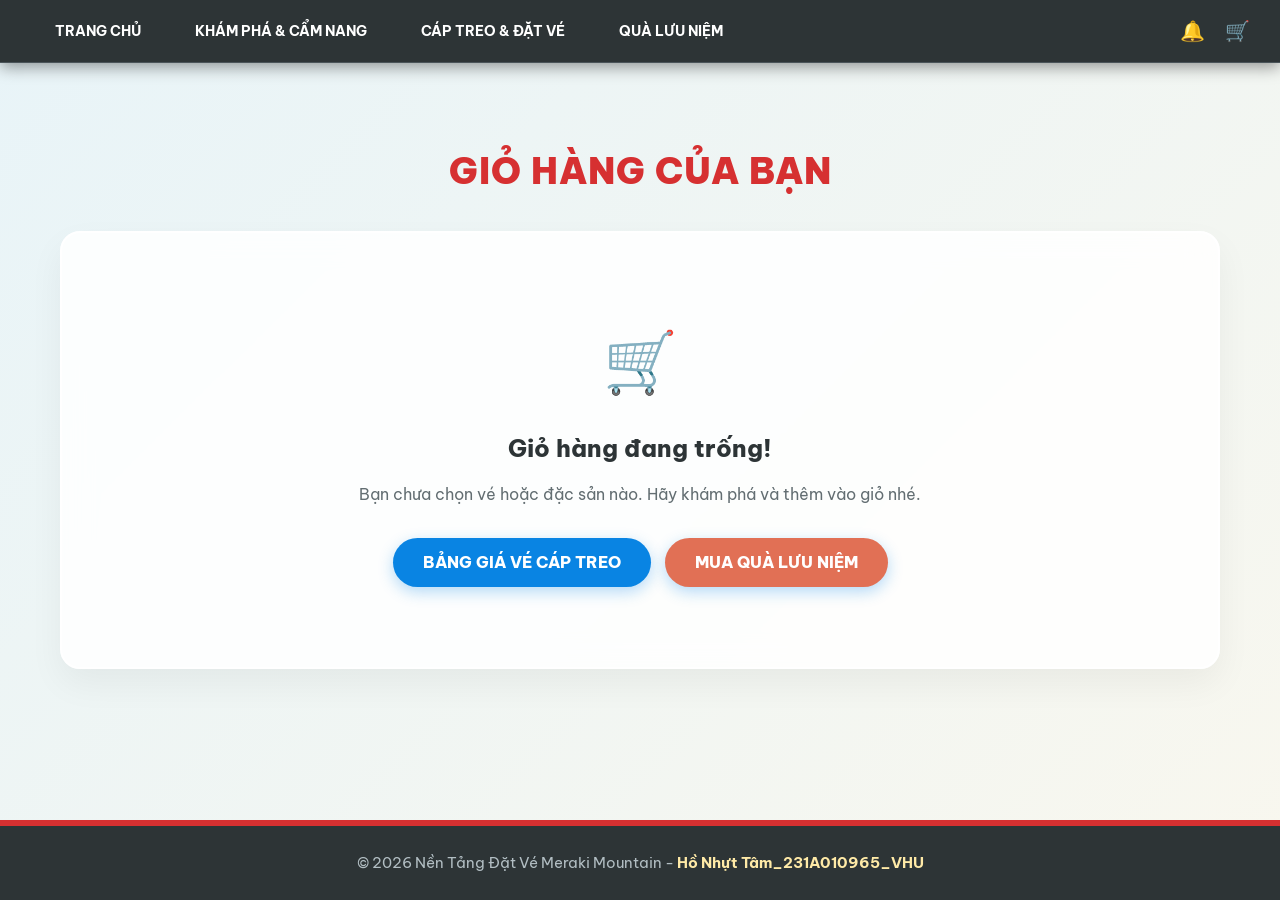
<file: gio-hang.html>
<!DOCTYPE html>
<html lang="vi">
<head>
    <meta charset="UTF-8">
    <meta name="viewport" content="width=device-width, initial-scale=1.0">
    <title>Giỏ Hàng - Meraki Mountain</title>
    
    <link rel="preconnect" href="https://fonts.googleapis.com">
    <link rel="preconnect" href="https://fonts.gstatic.com" crossorigin>
    <link href="https://fonts.googleapis.com/css2?family=Be+Vietnam+Pro:wght@400;500;600;700;800;900&display=swap" rel="stylesheet">

    <link rel="stylesheet" href="style.css">
</head>
<body>
<div id="scroll-progress" style="position: fixed; top: 0; left: 0; width: 0%; height: 4px; background: #0984e3; z-index: 9999; border-radius: 0 4px 4px 0; transition: width 0.1s ease-out; box-shadow: 0 0 10px rgba(9, 132, 227, 0.5);"></div>
    <nav>
        <div class="nav-links">
            <a href="index.html">Trang Chủ</a>
            <a href="kham-pha.html">Khám Phá & Cẩm Nang</a>
            <a href="dich-vu.html">Cáp Treo & Đặt Vé</a>
            <a href="qua-luu-niem.html">Quà Lưu Niệm</a>
        </div>
        <div class="nav-icons">
            <a onclick="toggleNotification()" id="bell-icon">🔔<span class="badge" id="noti-badge">0</span></a>
            <a href="gio-hang.html" class="active">🛒<span class="badge" id="cart-count">0</span></a>
            
            <div class="notification-dropdown" id="noti-dropdown">
                <div class="noti-header">
                    <span>Thông báo của bạn</span>
                    <span style="color: #0984e3; cursor: pointer; font-size: 12px; font-weight: 700;" onclick="markAllRead()">Đánh dấu đã đọc</span>
                </div>
                <div class="noti-list-container" id="noti-list-container"></div>
                <div class="noti-footer" onclick="toggleNotification()">Đóng bảng thông báo</div>
            </div>
        </div>
    </nav>

    <div class="container">
        <h1 class="page-title-cart">Giỏ Hàng Của Bạn</h1>
        
        <div class="cart-layout">
            
            <div class="cart-items-section">
                <div class="cart-box">
                    
                    <div id="cart-has-items">
                        <div class="cart-header">
                            <span style="flex: 2;">Sản phẩm / Dịch vụ</span>
                            <span style="width: 100px; text-align: center;">Số lượng</span>
                            <span style="flex: 1; text-align: right; padding-right: 40px;">Thành tiền</span>
                        </div>
                        
                        <div id="cart-items-container"></div>
                    </div>

                    <div id="cart-empty" class="empty-cart">
                        <h1 style="font-size: 60px; margin-bottom: 20px;">🛒</h1>
                        <h3>Giỏ hàng đang trống!</h3>
                        <p>Bạn chưa chọn vé hoặc đặc sản nào. Hãy khám phá và thêm vào giỏ nhé.</p>
                        <a href="dich-vu.html" class="btn-continue">BẢNG GIÁ VÉ CÁP TREO</a>
                        <a href="qua-luu-niem.html" class="btn-continue" style="background: #e17055; margin-left: 10px;">MUA QUÀ LƯU NIỆM</a>
                    </div>
                    
                </div>
            </div>

            <div class="summary-section" id="summary-section">
                <div class="summary-box">
                    <h3 class="summary-title">Tổng Kết Đơn Hàng</h3>
                    
                    <div class="summary-row">
                        <span>Tạm tính:</span>
                        <strong id="subtotal-price">0đ</strong>
                    </div>
                    <div class="summary-row">
                        <span>Khuyến mãi:</span>
                        <strong style="color: #27ae60;">0đ</strong>
                    </div>

                    <h4 style="font-size: 15px; margin: 20px 0 10px 0; color: #2d3436;">Hình thức nhận hàng:</h4>
                    <div class="delivery-method">
                        <input type="radio" id="pickup" name="delivery" checked readonly>
                        <label for="pickup">Nhận trực tiếp tại Quầy Lưu Niệm Meraki (Chân núi) - Miễn phí</label>
                    </div>

                    <div class="warning-note">
                        <strong>📌 LƯU Ý QUAN TRỌNG:</strong><br>
                        Để đảm bảo chất lượng đặc sản và trải nghiệm trọn vẹn, hệ thống hiện <b>chỉ hỗ trợ</b> Quý khách xuất trình mã QR để nhận quà trực tiếp tại quầy trong ngày sử dụng vé cáp treo. <i>Tạm thời không hỗ trợ giao hàng qua bưu điện.</i>
                    </div>

                    <div class="summary-row total">
                        <span>Tổng thanh toán:</span>
                        <strong id="final-total-price">0đ</strong>
                    </div>

                    <h4 style="font-size: 15px; margin: 25px 0 10px 0; color: #2d3436; border-top: 1px solid #eee; padding-top: 15px;">Thông tin nhận vé (Nhập tiếng Việt có dấu):</h4>
                    
                    <form id="checkout-form" onsubmit="processCheckout(event)">
                        <div class="form-group">
                            <label>Họ và tên khách hàng</label>
                            <input type="text" id="cust-name" required placeholder="Ví dụ: Nguyễn Văn A">
                        </div>
                        <div class="form-group">
                            <label>Số điện thoại Zalo/Liên hệ</label>
                            <input type="tel" id="cust-phone" required placeholder="09xxxxxxxxx">
                        </div>
                        <div class="form-group">
                            <label>Địa chỉ Email (Để nhận mã QR)</label>
                            <input type="email" id="cust-email" required placeholder="email@gmail.com">
                        </div>
                        
                        <button type="submit" class="btn-checkout">Thanh Toán & Nhận Mã QR</button>
                    </form>

                </div>
            </div>

        </div>
    </div>

   <footer>
        <p>&copy; 2026 Nền Tảng Đặt Vé Meraki Mountain - <strong>Hồ Nhựt Tâm_231A010965_VHU</strong></p>
    </footer>

    <script>
        function renderNotifications() {
            let notis = JSON.parse(localStorage.getItem('meraki_notifications')) || [];
            const container = document.getElementById('noti-list-container');
            const badge = document.getElementById('noti-badge');
            
            if(container) container.innerHTML = '';
            let unreadCount = 0;

            if(notis.length === 0) {
                if(container) container.innerHTML = '<div class="noti-empty">Bạn chưa có thông báo nào.</div>';
                if(badge) badge.style.display = 'none';
                return;
            }

            notis.forEach(noti => {
                if(!noti.read) unreadCount++;
                let unreadClass = noti.read ? '' : 'unread';
                
                if(container) {
                    container.innerHTML += `
                        <div class="noti-item ${unreadClass}" onclick="readAndRedirect(${noti.id})">
                            <div class="noti-icon">${noti.icon}</div>
                            <div class="noti-text">
                                <h4>${noti.title}</h4>
                                <p>${noti.message}</p>
                                <small>${noti.time}</small>
                            </div>
                        </div>
                    `;
                }
            });

            if(badge) {
                if(unreadCount > 0) {
                    badge.innerText = unreadCount;
                    badge.style.display = 'flex';
                    badge.style.justifyContent = 'center';
                    badge.style.alignItems = 'center';
                } else {
                    badge.style.display = 'none';
                }
            }
        }

        function readAndRedirect(id) {
            let notis = JSON.parse(localStorage.getItem('meraki_notifications')) || [];
            let noti = notis.find(n => n.id === id);
            if(noti) noti.read = true; 
            localStorage.setItem('meraki_notifications', JSON.stringify(notis));
            window.location.href = 'lich-su.html';
        }

        function toggleNotification() {
            const dropdown = document.getElementById('noti-dropdown');
            if(dropdown) dropdown.classList.toggle('show');
        }

        function markAllRead() {
            let notis = JSON.parse(localStorage.getItem('meraki_notifications')) || [];
            notis.forEach(n => n.read = true);
            localStorage.setItem('meraki_notifications', JSON.stringify(notis));
            renderNotifications();
        }

        function formatMoney(amount) {
            return amount.toLocaleString('vi-VN') + 'đ';
        }

        function renderCart() {
            let cart = JSON.parse(localStorage.getItem('meraki_cart')) || [];
            const container = document.getElementById('cart-items-container');
            const hasItemsDiv = document.getElementById('cart-has-items');
            const emptyDiv = document.getElementById('cart-empty');
            const summarySec = document.getElementById('summary-section');
            const badge = document.getElementById('cart-count');
            
            if(container) container.innerHTML = '';
            let totalQty = 0;
            let totalPrice = 0;

            if (cart.length === 0) {
                if(hasItemsDiv) hasItemsDiv.style.display = 'none';
                if(summarySec) summarySec.style.display = 'none';
                if(emptyDiv) emptyDiv.style.display = 'block';
                if(badge) badge.innerText = '0';
                return;
            }

            if(hasItemsDiv) hasItemsDiv.style.display = 'block';
            if(summarySec) summarySec.style.display = 'block';
            if(emptyDiv) emptyDiv.style.display = 'none';

            cart.forEach((item, index) => {
                totalQty += item.qty;
                totalPrice += item.total;

                const itemHTML = `
                    <div class="cart-item">
                        <div class="item-details">
                            <div class="item-name">${item.name}</div>
                            <div class="item-price-unit">Đơn giá: ${formatMoney(item.price)}</div>
                        </div>
                        <div class="item-qty">
                            <button type="button" onclick="updateCartItem(${index}, -1)">-</button>
                            <input type="text" value="${item.qty}" readonly>
                            <button type="button" onclick="updateCartItem(${index}, 1)">+</button>
                        </div>
                        <div class="item-total-price">
                            ${formatMoney(item.total)}
                        </div>
                        <button type="button" class="btn-remove" onclick="removeCartItem(${index})" title="Xóa món này">✕</button>
                    </div>
                `;
                if(container) container.innerHTML += itemHTML;
            });

            if(badge) badge.innerText = totalQty;
            const subTotal = document.getElementById('subtotal-price');
            const finalTotal = document.getElementById('final-total-price');
            if(subTotal) subTotal.innerText = formatMoney(totalPrice);
            if(finalTotal) finalTotal.innerText = formatMoney(totalPrice);
        }

        function updateCartItem(index, change) {
            let cart = JSON.parse(localStorage.getItem('meraki_cart')) || [];
            if(cart[index]) {
                cart[index].qty += change;
                if(cart[index].qty < 1) {
                    cart.splice(index, 1);
                } else {
                    cart[index].total = cart[index].qty * cart[index].price;
                }
                localStorage.setItem('meraki_cart', JSON.stringify(cart));
                renderCart();
            }
        }

        function removeCartItem(index) {
            let cart = JSON.parse(localStorage.getItem('meraki_cart')) || [];
            cart.splice(index, 1);
            localStorage.setItem('meraki_cart', JSON.stringify(cart));
            renderCart();
        }

        function processCheckout(event) {
            event.preventDefault(); 
            
            const name = document.getElementById('cust-name').value;
            const phone = document.getElementById('cust-phone').value;
            const email = document.getElementById('cust-email').value;
            
            const confirmMessage = `XÁC NHẬN THÔNG TIN ĐẶT VÉ:\n\n- Họ và tên: ${name}\n- Điện thoại: ${phone}\n- Email nhận vé: ${email}\n\nBạn có chắc chắn các thông tin trên đã chính xác và đồng ý thanh toán không?`;

            if(confirm(confirmMessage)) {
                let cart = JSON.parse(localStorage.getItem('meraki_cart')) || [];
                let totalAmount = cart.reduce((sum, item) => sum + item.total, 0);
                let newOrderId = "MRK" + Math.floor(Math.random() * 1000000);

                let newOrder = {
                    orderId: newOrderId,
                    date: new Date().toLocaleString('vi-VN'),
                    items: cart,
                    total: totalAmount,
                    status: "Thành công", 
                    customer: { name, phone, email }
                };
                let orders = JSON.parse(localStorage.getItem('meraki_orders')) || [];
                orders.unshift(newOrder); 
                localStorage.setItem('meraki_orders', JSON.stringify(orders));

                let notis = JSON.parse(localStorage.getItem('meraki_notifications')) || [];
                notis.unshift({
                    id: Date.now(),
                    title: "Đặt vé thành công! 🎉",
                    message: `Đơn hàng ${newOrderId} của bạn đã được xác nhận. Vui lòng kiểm tra email ${email}.`,
                    icon: "🎁",
                    time: new Date().toLocaleString('vi-VN'),
                    read: false
                });
                localStorage.setItem('meraki_notifications', JSON.stringify(notis));

                localStorage.removeItem('meraki_cart');
                alert(`🎉 CHÚC MỪNG ${name.toUpperCase()} ĐÃ ĐẶT HÀNG THÀNH CÔNG!\n\nHệ thống sẽ chuyển bạn đến trang Lịch Sử Đặt Hàng ngay bây giờ!`);
                window.location.href = "lich-su.html";
            }
        }

        document.addEventListener('DOMContentLoaded', () => {
            renderCart();
            renderNotifications();

// ================= THANH TIẾN ĐỘ CUỘN TRANG =================
        const progressBar = document.getElementById('scroll-progress');
        window.addEventListener('scroll', () => {
            const scrollTop = document.documentElement.scrollTop || document.body.scrollTop;
            const scrollHeight = document.documentElement.scrollHeight - document.documentElement.clientHeight;
            const scrollPercentage = (scrollTop / scrollHeight) * 100;
            if (progressBar) {
                progressBar.style.width = scrollPercentage + '%';
            }
        });
        });
    </script>

</body>
</html>
</file>
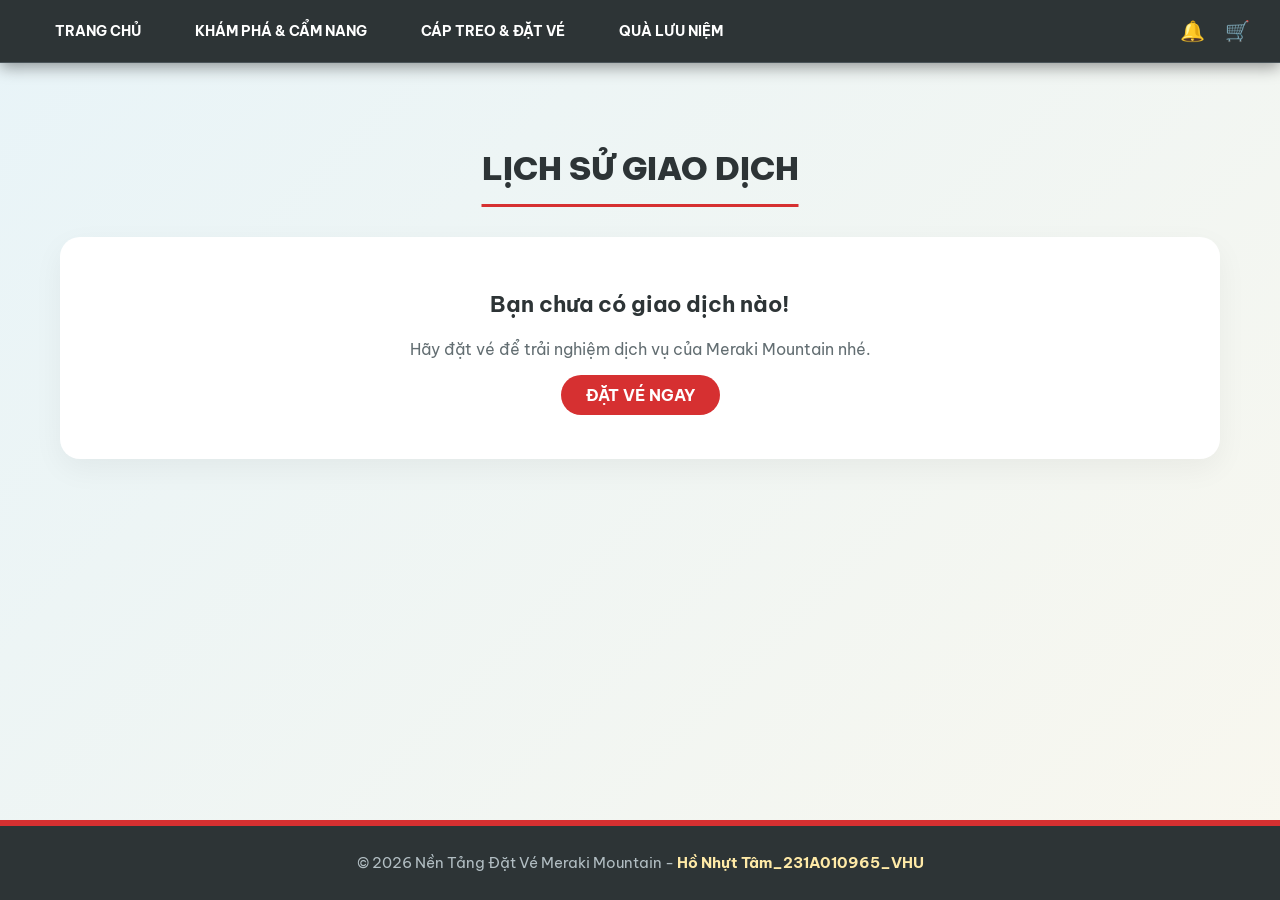
<file: lich-su.html>
<!DOCTYPE html>
<html lang="vi">
<head>
    <meta charset="UTF-8">
    <meta name="viewport" content="width=device-width, initial-scale=1.0">
    <title>Lịch Sử Đặt Vé & Thông Báo - Meraki Mountain</title>
    
    <link rel="preconnect" href="https://fonts.googleapis.com">
    <link rel="preconnect" href="https://fonts.gstatic.com" crossorigin>
    <link href="https://fonts.googleapis.com/css2?family=Be+Vietnam+Pro:wght@400;500;600;700;800;900&display=swap" rel="stylesheet">

    <link rel="stylesheet" href="style.css">
</head>
<body>
<div id="scroll-progress" style="position: fixed; top: 0; left: 0; width: 0%; height: 4px; background: #0984e3; z-index: 9999; border-radius: 0 4px 4px 0; transition: width 0.1s ease-out; box-shadow: 0 0 10px rgba(9, 132, 227, 0.5);"></div>
    <nav>
        <div class="nav-links">
            <a href="index.html">Trang Chủ</a>
            <a href="kham-pha.html">Khám Phá & Cẩm Nang</a>
            <a href="dich-vu.html">Cáp Treo & Đặt Vé</a>
            <a href="qua-luu-niem.html">Quà Lưu Niệm</a>
        </div>
        <div class="nav-icons">
            <a onclick="toggleNotification()" id="bell-icon">🔔<span class="badge" id="noti-badge">0</span></a>
            <a href="gio-hang.html">🛒<span class="badge" id="cart-count">0</span></a>
            
            <div class="notification-dropdown" id="noti-dropdown">
                <div class="noti-header">
                    <span>Thông báo của bạn</span>
                    <span style="color: #0984e3; cursor: pointer; font-size: 12px; font-weight: 700;" onclick="markAllRead()">Đánh dấu đã đọc</span>
                </div>
                
                <div class="noti-list-container" id="noti-list-container"></div>
                <div class="noti-footer" onclick="toggleNotification()">Đóng bảng thông báo</div>
            </div>
        </div>
    </nav>

    <div class="container">
        <h1 class="page-title-history">Lịch Sử Giao Dịch</h1>
        <div id="orders-container"></div>
    </div>

    <div class="modal-overlay" id="refund-modal">
        <div class="modal-box">
            <div class="modal-close" onclick="closeRefundModal()">✕</div>
            <h2 class="modal-title" id="modal-order-id">Yêu Cầu Hoàn Tiền Đơn: </h2>
            
            <div class="warning-text">
                Tiền sẽ được hoàn về tài khoản của Quý khách trong vòng 24h - 48h làm việc sau khi hệ thống đối soát thành công.
            </div>

            <form id="refund-form" onsubmit="submitRefund(event)">
                <input type="hidden" id="refund-order-index">
                
                <div class="form-group">
                    <label>Lý do hủy vé / Hoàn tiền</label>
                    <select required id="refund-reason">
                        <option value="">-- Vui lòng chọn lý do --</option>
                        <option value="Bận việc đột xuất">Bận việc gia đình / Đột xuất</option>
                        <option value="Thời tiết xấu">Thời tiết xấu không tiện đi lại</option>
                        <option value="Đặt nhầm">Đặt nhầm số lượng / Sai loại vé</option>
                        <option value="Khác">Lý do khác...</option>
                    </select>
                </div>
                
                <div class="form-group">
                    <label>Ngân hàng thụ hưởng</label>
                    <select required id="refund-bank">
                        <option value="">-- Chọn ngân hàng --</option>
                        <option value="Vietcombank">Vietcombank (VCB)</option>
                        <option value="Techcombank">Techcombank (TCB)</option>
                        <option value="MBBank">MB Bank (Quân Đội)</option>
                        <option value="Agribank">Agribank</option>
                        <option value="BIDV">BIDV</option>
                        <option value="ACB">ACB (Á Châu)</option>
                        <option value="MoMo">Ví điện tử MoMo</option>
                    </select>
                </div>

                <div class="form-group">
                    <label>Số tài khoản</label>
                    <input type="text" required id="refund-acc-number" placeholder="Nhập chính xác số tài khoản">
                </div>

                <div class="form-group">
                    <label>Tên chủ tài khoản (Không dấu)</label>
                    <input type="text" required id="refund-acc-name" placeholder="VD: HO NHUT TAM">
                </div>

                <button type="submit" class="btn-submit-refund">XÁC NHẬN HỦY & HOÀN TIỀN</button>
            </form>
        </div>
    </div>

   <footer>
        <p>&copy; 2026 Nền Tảng Đặt Vé Meraki Mountain - <strong>Hồ Nhựt Tâm_231A010965_VHU</strong></p>
    </footer>

    <script>
        function renderNotifications() {
            let notis = JSON.parse(localStorage.getItem('meraki_notifications')) || [];
            const container = document.getElementById('noti-list-container');
            const badge = document.getElementById('noti-badge');
            
            container.innerHTML = '';
            let unreadCount = 0;

            if(notis.length === 0) {
                container.innerHTML = '<div class="noti-empty">Bạn chưa có thông báo nào.</div>';
                badge.style.display = 'none';
                return;
            }

            notis.forEach(noti => {
                if(!noti.read) unreadCount++;
                let unreadClass = noti.read ? '' : 'unread';
                
                container.innerHTML += `
                    <div class="noti-item ${unreadClass}" onclick="readAndRedirect(${noti.id})">
                        <div class="noti-icon">${noti.icon}</div>
                        <div class="noti-text">
                            <h4>${noti.title}</h4>
                            <p>${noti.message}</p>
                            <small>${noti.time}</small>
                        </div>
                    </div>
                `;
            });

            if(unreadCount > 0) {
                badge.innerText = unreadCount;
                badge.style.display = 'flex';
                badge.style.justifyContent = 'center';
                badge.style.alignItems = 'center';
            } else {
                badge.style.display = 'none';
            }
        }

        function readAndRedirect(id) {
            let notis = JSON.parse(localStorage.getItem('meraki_notifications')) || [];
            let noti = notis.find(n => n.id === id);
            if(noti) noti.read = true;
            localStorage.setItem('meraki_notifications', JSON.stringify(notis));
            window.location.href = 'lich-su.html';
        }

        function toggleNotification() {
            const dropdown = document.getElementById('noti-dropdown');
            dropdown.classList.toggle('show');
        }

        function markAllRead() {
            let notis = JSON.parse(localStorage.getItem('meraki_notifications')) || [];
            notis.forEach(n => n.read = true);
            localStorage.setItem('meraki_notifications', JSON.stringify(notis));
            renderNotifications();
        }

        function pushNotification(title, message, icon) {
            let notis = JSON.parse(localStorage.getItem('meraki_notifications')) || [];
            notis.unshift({
                id: Date.now(),
                title: title,
                message: message,
                icon: icon,
                time: new Date().toLocaleString('vi-VN'),
                read: false
            });
            localStorage.setItem('meraki_notifications', JSON.stringify(notis));
            renderNotifications();
        }

        function formatMoney(amount) {
            return amount.toLocaleString('vi-VN') + 'đ';
        }

        function updateCartBadge() {
            let cart = JSON.parse(localStorage.getItem('meraki_cart')) || [];
            let totalTickets = cart.reduce((sum, item) => sum + item.qty, 0);
            const badge = document.getElementById('cart-count');
            if(badge) badge.innerText = totalTickets;
        }

        function renderOrders() {
            const container = document.getElementById('orders-container');
            let orders = JSON.parse(localStorage.getItem('meraki_orders')) || [];

            if (orders.length === 0) {
                container.innerHTML = `
                    <div class="empty-history">
                        <h3>Bạn chưa có giao dịch nào!</h3>
                        <p style="color: #636e72; margin-bottom: 20px;">Hãy đặt vé để trải nghiệm dịch vụ của Meraki Mountain nhé.</p>
                        <a href="dich-vu.html" style="background: #d63031; color: white; padding: 10px 25px; text-decoration: none; border-radius: 20px; font-weight: bold;">ĐẶT VÉ NGAY</a>
                    </div>
                `;
                return;
            }

            container.innerHTML = '';
            orders.forEach((order, index) => {
                let itemsList = '';
                order.items.forEach(item => {
                    itemsList += `<div class="order-item"><span>${item.qty}x ${item.name}</span> <span>${formatMoney(item.total)}</span></div>`;
                });

                let statusLabel = `<span class="order-status status-success">Thành công</span>`;
                let btnHtml = `<button class="btn-refund" onclick="openRefundModal(${index}, '${order.orderId}')">Yêu cầu hoàn tiền</button>`;

                if (order.status === "Đang chờ hoàn tiền") {
                    statusLabel = `<span class="order-status status-pending">Đang chờ hoàn tiền</span>`;
                    btnHtml = `<button class="btn-cancel-refund" onclick="cancelRefund(${index}, '${order.orderId}')">Hủy yêu cầu hoàn tiền</button>`;
                } else if (order.status === "Đã hủy") {
                    statusLabel = `<span class="order-status status-cancelled">Đã hủy</span>`;
                    btnHtml = `<button class="btn-refund btn-disabled" disabled>Đã hủy</button>`;
                }

                const orderHTML = `
                    <div class="order-card">
                        <div class="order-header">
                            <div class="order-id">📦 ${order.orderId} <span class="order-date">(${order.date})</span></div>
                            ${statusLabel}
                        </div>
                        <div class="order-body">
                            ${itemsList}
                        </div>
                        <div class="order-footer">
                            <div class="order-total">Tổng: ${formatMoney(order.total)}</div>
                            <div>${btnHtml}</div>
                        </div>
                    </div>
                `;
                container.innerHTML += orderHTML;
            });
        }

        function cancelRefund(index, orderId) {
            if(confirm('Bạn có chắc chắn muốn HỦY yêu cầu hoàn tiền và giữ lại vé để sử dụng không?')) {
                let orders = JSON.parse(localStorage.getItem('meraki_orders')) || [];
                
                orders[index].status = "Thành công";
                localStorage.setItem('meraki_orders', JSON.stringify(orders));
                
                pushNotification("Đã hủy hoàn tiền ↩️", `Yêu cầu hoàn tiền cho đơn ${orderId} đã được hủy bỏ. Vé của bạn đã sẵn sàng sử dụng!`, "✅");
                
                alert("Hủy yêu cầu hoàn tiền thành công! Vé của bạn đã có hiệu lực trở lại.");
                renderOrders();
            }
        }

        function openRefundModal(index, orderId) {
            document.getElementById('refund-modal').classList.add('active');
            document.getElementById('modal-order-id').innerText = "Yêu Cầu Hoàn Tiền Đơn: " + orderId;
            document.getElementById('refund-order-index').value = index;
            document.getElementById('refund-form').reset();
        }

        function closeRefundModal() {
            document.getElementById('refund-modal').classList.remove('active');
        }

        function submitRefund(event) {
            event.preventDefault();
            const index = document.getElementById('refund-order-index').value;
            const reason = document.getElementById('refund-reason').value;
            const bank = document.getElementById('refund-bank').value;
            const accNum = document.getElementById('refund-acc-number').value;

            let orders = JSON.parse(localStorage.getItem('meraki_orders')) || [];
            if(orders[index]) {
                let orderId = orders[index].orderId;
                
                orders[index].status = "Đang chờ hoàn tiền";
                orders[index].refundInfo = { reason, bank, accNum };
                localStorage.setItem('meraki_orders', JSON.stringify(orders));
                
                pushNotification("Đang xử lý hoàn tiền 💸", `Yêu cầu hoàn tiền đơn ${orderId} đã được ghi nhận. Tiền sẽ về ${bank} (${accNum}) trong 24-48h.`, "⏳");
                
                alert(`Gửi yêu cầu hoàn tiền thành công!\n\nHệ thống sẽ kiểm tra và hoàn tiền vào tài khoản ${bank} (${accNum}) của bạn trong vòng 24-48h.`);
                
                closeRefundModal();
                renderOrders(); 
            }
        }

        document.addEventListener('DOMContentLoaded', () => {
            updateCartBadge();
            renderNotifications();
            renderOrders();

// ================= THANH TIẾN ĐỘ CUỘN TRANG =================
        const progressBar = document.getElementById('scroll-progress');
        window.addEventListener('scroll', () => {
            const scrollTop = document.documentElement.scrollTop || document.body.scrollTop;
            const scrollHeight = document.documentElement.scrollHeight - document.documentElement.clientHeight;
            const scrollPercentage = (scrollTop / scrollHeight) * 100;
            if (progressBar) {
                progressBar.style.width = scrollPercentage + '%';
            }
        });
        });
    </script>

</body>
</html>
</file>
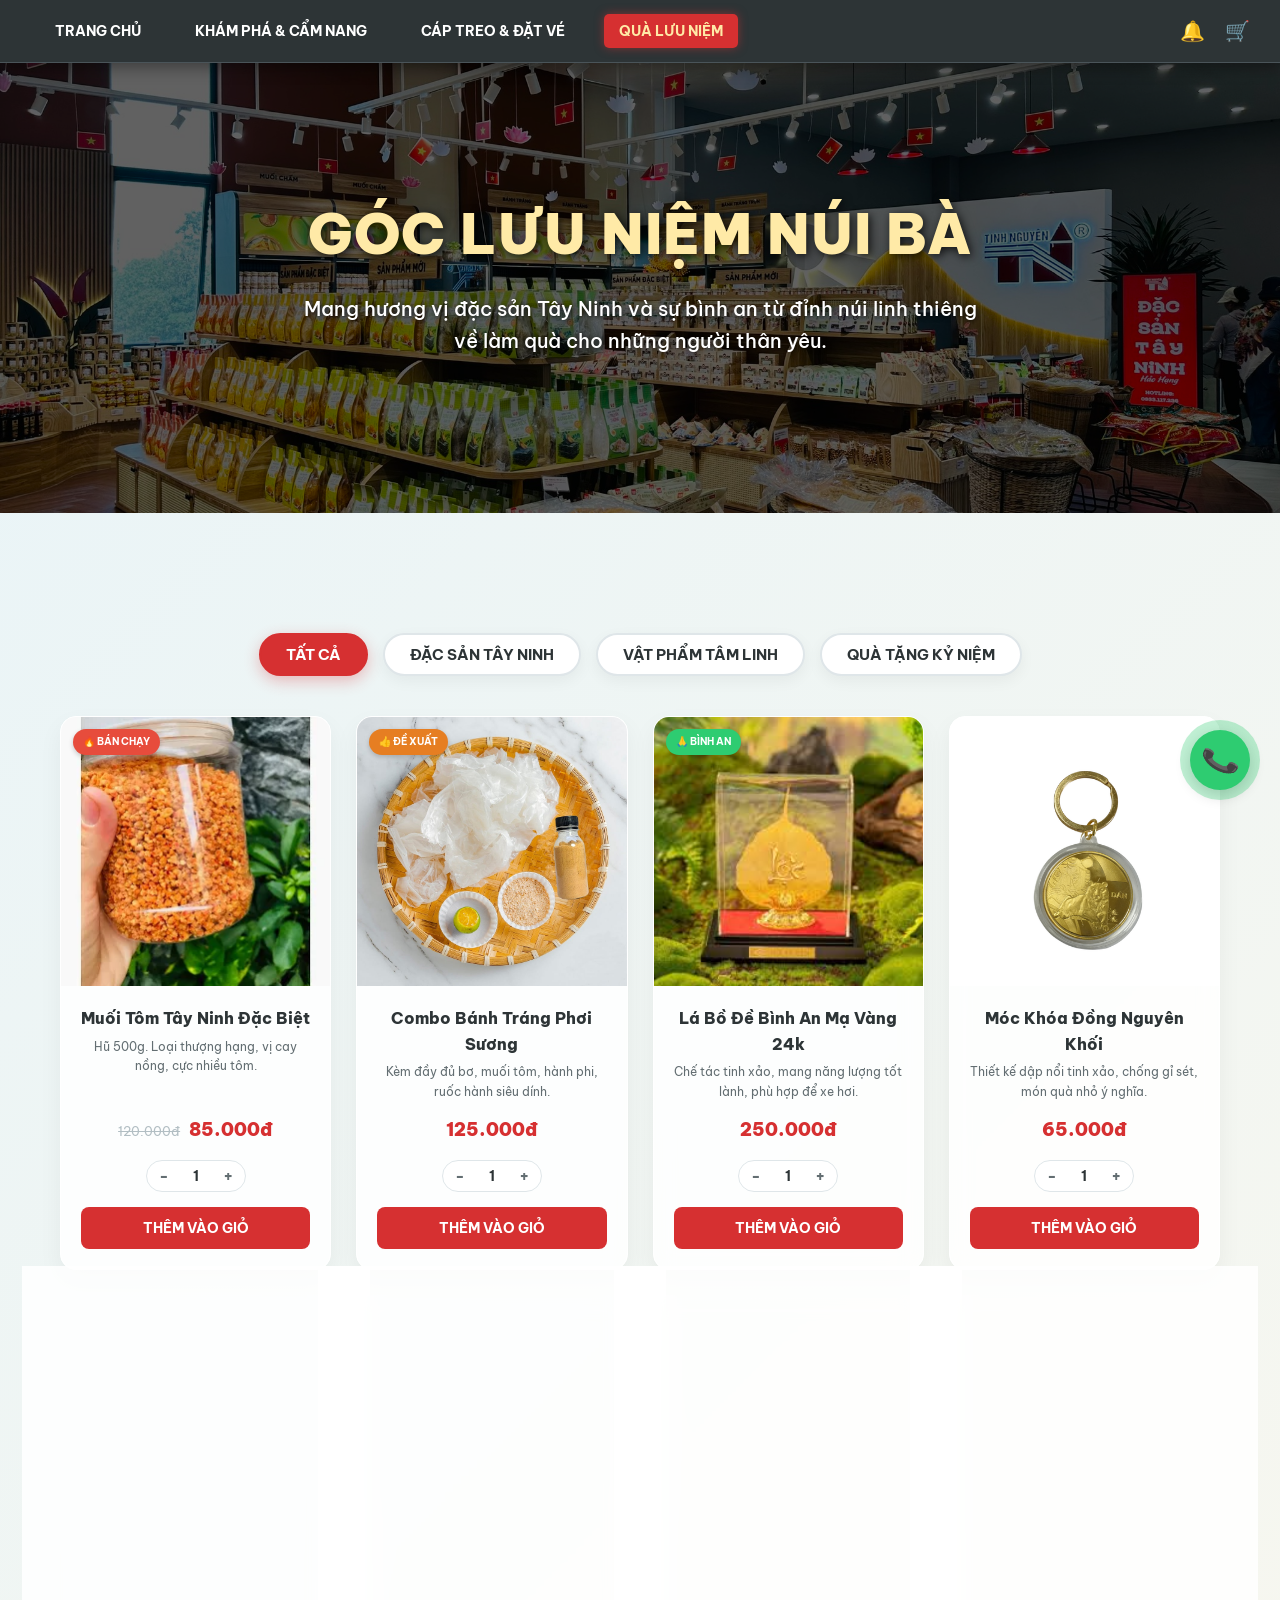
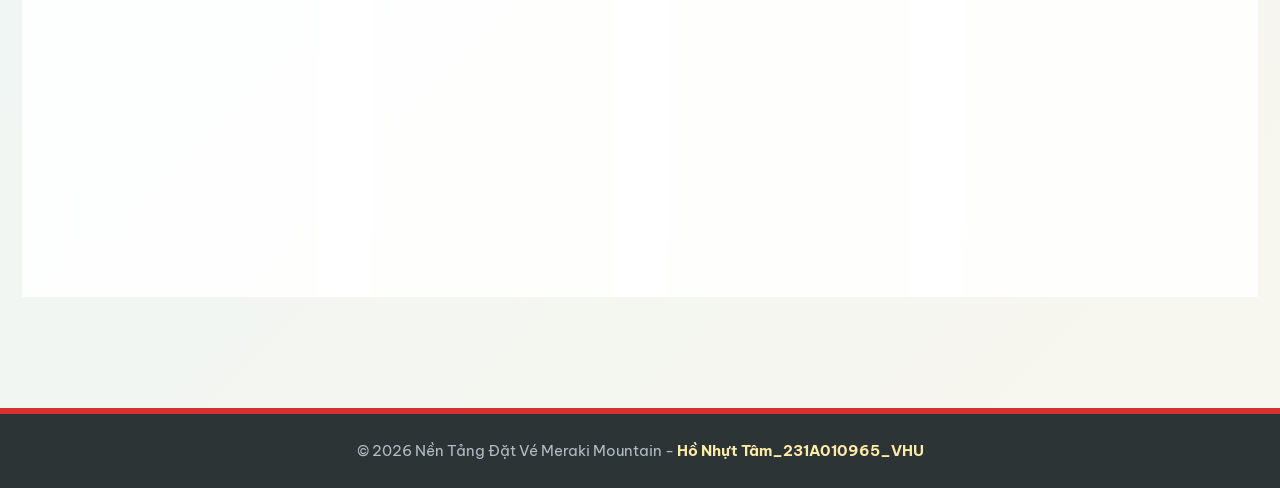
<file: qua-luu-niem.html>
<!DOCTYPE html>
<html lang="vi">
<head>
    <meta charset="UTF-8">
    <meta name="viewport" content="width=device-width, initial-scale=1.0">
    <title>Quà Lưu Niệm - Meraki Mountain</title>
    
    <link rel="preconnect" href="https://fonts.googleapis.com">
    <link rel="preconnect" href="https://fonts.gstatic.com" crossorigin>
    <link href="https://fonts.googleapis.com/css2?family=Be+Vietnam+Pro:wght@400;500;600;700;800;900&display=swap" rel="stylesheet">

    <link rel="stylesheet" href="style.css">
</head>
<body>
<div id="scroll-progress" style="position: fixed; top: 0; left: 0; width: 0%; height: 4px; background: #0984e3; z-index: 9999; border-radius: 0 4px 4px 0; transition: width 0.1s ease-out; box-shadow: 0 0 10px rgba(9, 132, 227, 0.5);"></div>
    <nav>
        <div class="nav-links">
            <a href="index.html">Trang Chủ</a>
            <a href="kham-pha.html">Khám Phá & Cẩm Nang</a>
            <a href="dich-vu.html">Cáp Treo & Đặt Vé</a>
            <a href="qua-luu-niem.html" class="active">Quà Lưu Niệm</a>
        </div>
        <div class="nav-icons">
            <a onclick="toggleNotification()" id="bell-icon">🔔<span class="badge" id="noti-badge">0</span></a>
            <a href="gio-hang.html">🛒<span class="badge" id="cart-count">0</span></a>
            
            <div class="notification-dropdown" id="noti-dropdown">
                <div class="noti-header">
                    <span>Thông báo của bạn</span>
                    <span style="color: #0984e3; cursor: pointer; font-size: 12px; font-weight: 700;" onclick="markAllRead()">Đánh dấu đã đọc</span>
                </div>
                <div class="noti-list-container" id="noti-list-container"></div>
                <div class="noti-footer" onclick="toggleNotification()">Đóng bảng thông báo</div>
            </div>
        </div>
    </nav>

    <header class="page-header souvenir-bg">
        <div class="header-overlay"></div>
        <div class="header-content">
            <h1>Góc Lưu Niệm Núi Bà</h1>
            <p>Mang hương vị đặc sản Tây Ninh và sự bình an từ đỉnh núi linh thiêng về làm quà cho những người thân yêu.</p>
        </div>
    </header>

    <div class="container">
        
        <div class="filter-container">
            <button class="filter-btn active" onclick="filterProducts('all', this)">Tất Cả</button>
            <button class="filter-btn" onclick="filterProducts('dac-san', this)">Đặc Sản Tây Ninh</button>
            <button class="filter-btn" onclick="filterProducts('tam-linh', this)">Vật Phẩm Tâm Linh</button>
            <button class="filter-btn" onclick="filterProducts('luu-niem', this)">Quà Tặng Kỷ Niệm</button>
        </div>

        <div class="product-grid" id="product-list">
            
            <div class="product-card" data-category="dac-san">
                <div class="product-img-wrapper">
                    <span class="product-badge badge-red">🔥 Bán chạy</span>
                    <img src="img_qualuuniem/muoitomtayninh.jpg" alt="Muối Tôm Tây Ninh">
                </div>
                <div class="product-info">
                    <h3 class="product-title">Muối Tôm Tây Ninh Đặc Biệt</h3>
                    <p class="product-desc">Hũ 500g. Loại thượng hạng, vị cay nồng, cực nhiều tôm.</p>
                    <div class="price-area">
                        <s>120.000đ</s>
                        <strong>85.000đ</strong>
                    </div>
                    <div class="qty-controls">
                        <button class="qty-btn" onclick="updateItemQty('prod1', -1)">-</button>
                        <input type="text" id="prod1" class="qty-input" value="1" readonly>
                        <button class="qty-btn" onclick="updateItemQty('prod1', 1)">+</button>
                    </div>
                    <button class="btn-add-cart" onclick="addToCartSimple('Muối Tôm Tây Ninh Đặc Biệt', 85000, 'prod1')">THÊM VÀO GIỎ</button>
                </div>
            </div>

            <div class="product-card" data-category="dac-san">
                <div class="product-img-wrapper">
                    <span class="product-badge badge-orange">👍 Đề xuất</span>
                    <img src="img_qualuuniem/combobanhtrang.jpg" alt="Combo Bánh Tráng">
                </div>
                <div class="product-info">
                    <h3 class="product-title">Combo Bánh Tráng Phơi Sương</h3>
                    <p class="product-desc">Kèm đầy đủ bơ, muối tôm, hành phi, ruốc hành siêu dính.</p>
                    <div class="price-area">
                        <strong>125.000đ</strong>
                    </div>
                    <div class="qty-controls">
                        <button class="qty-btn" onclick="updateItemQty('prod2', -1)">-</button>
                        <input type="text" id="prod2" class="qty-input" value="1" readonly>
                        <button class="qty-btn" onclick="updateItemQty('prod2', 1)">+</button>
                    </div>
                    <button class="btn-add-cart" onclick="addToCartSimple('Combo Bánh Tráng Phơi Sương', 125000, 'prod2')">THÊM VÀO GIỎ</button>
                </div>
            </div>

            <div class="product-card" data-category="tam-linh">
                <div class="product-img-wrapper">
                    <span class="product-badge badge-green">🙏 Bình An</span>
                    <img src="img_qualuuniem/labode.jpg" alt="Lá Bồ Đề Mạ Vàng">
                </div>
                <div class="product-info">
                    <h3 class="product-title">Lá Bồ Đề Bình An Mạ Vàng 24k</h3>
                    <p class="product-desc">Chế tác tinh xảo, mang năng lượng tốt lành, phù hợp để xe hơi.</p>
                    <div class="price-area">
                        <strong>250.000đ</strong>
                    </div>
                    <div class="qty-controls">
                        <button class="qty-btn" onclick="updateItemQty('prod3', -1)">-</button>
                        <input type="text" id="prod3" class="qty-input" value="1" readonly>
                        <button class="qty-btn" onclick="updateItemQty('prod3', 1)">+</button>
                    </div>
                    <button class="btn-add-cart" onclick="addToCartSimple('Lá Bồ Đề Mạ Vàng 24k', 250000, 'prod3')">THÊM VÀO GIỎ</button>
                </div>
            </div>

            <div class="product-card" data-category="luu-niem">
                <div class="product-img-wrapper">
                    <img src="img_qualuuniem/mockhoa.jpg" alt="Móc Khóa">
                </div>
                <div class="product-info">
                    <h3 class="product-title">Móc Khóa Đồng Nguyên Khối</h3>
                    <p class="product-desc">Thiết kế dập nổi tinh xảo, chống gỉ sét, món quà nhỏ ý nghĩa.</p>
                    <div class="price-area">
                        <strong>65.000đ</strong>
                    </div>
                    <div class="qty-controls">
                        <button class="qty-btn" onclick="updateItemQty('prod4', -1)">-</button>
                        <input type="text" id="prod4" class="qty-input" value="1" readonly>
                        <button class="qty-btn" onclick="updateItemQty('prod4', 1)">+</button>
                    </div>
                    <button class="btn-add-cart" onclick="addToCartSimple('Móc Khóa Đồng Meraki', 65000, 'prod4')">THÊM VÀO GIỎ</button>
                </div>
            </div>

            <div class="product-card" data-category="tam-linh">
                <div class="product-img-wrapper">
                    <img src="img_qualuuniem/thebinhan.jpg" alt="Thẻ Bình An">
                </div>
                <div class="product-info">
                    <h3 class="product-title">Thẻ Bình An Mạ Vàng Trì Chú</h3>
                    <p class="product-desc">Bỏ ví cầu may mắn, bình an. Đã được trì chú tại Chùa Bà Tây Ninh.</p>
                    <div class="price-area">
                        <strong>150.000đ</strong>
                    </div>
                    <div class="qty-controls">
                        <button class="qty-btn" onclick="updateItemQty('prod5', -1)">-</button>
                        <input type="text" id="prod5" class="qty-input" value="1" readonly>
                        <button class="qty-btn" onclick="updateItemQty('prod5', 1)">+</button>
                    </div>
                    <button class="btn-add-cart" onclick="addToCartSimple('Thẻ Bình An Mạ Vàng', 150000, 'prod5')">THÊM VÀO GIỎ</button>
                </div>
            </div>

            <div class="product-card" data-category="tam-linh">
                <div class="product-img-wrapper">
                    <img src="img_qualuuniem/tuongphatba.jpg" alt="Tượng Phật Bà">
                </div>
                <div class="product-info">
                    <h3 class="product-title">Tượng Phật Bà Lưu Ly Cao Cấp</h3>
                    <p class="product-desc">Bản sao thu nhỏ hoàn mỹ của Tượng Phật Tây Bổ Đà Sơn kỷ lục.</p>
                    <div class="price-area">
                        <s>550.000đ</s>
                        <strong>450.000đ</strong>
                    </div>
                    <div class="qty-controls">
                        <button class="qty-btn" onclick="updateItemQty('prod6', -1)">-</button>
                        <input type="text" id="prod6" class="qty-input" value="1" readonly>
                        <button class="qty-btn" onclick="updateItemQty('prod6', 1)">+</button>
                    </div>
                    <button class="btn-add-cart" onclick="addToCartSimple('Tượng Phật Bà Lưu Ly', 450000, 'prod6')">THÊM VÀO GIỎ</button>
                </div>
            </div>
            
            <div class="product-card" data-category="tam-linh">
                <div class="product-img-wrapper">
                    <img src="img_qualuuniem/vongdaphongthuy.jpg" alt="Vòng Đá Phong Thủy">
                </div>
                <div class="product-info">
                    <h3 class="product-title">Vòng Trầm Hương Đá Phong Thủy</h3>
                    <p class="product-desc">Kết hợp trầm hương thật và đá tự nhiên. Xua đuổi tà khí, hút tài lộc.</p>
                    <div class="price-area">
                        <strong>350.000đ</strong>
                    </div>
                    <div class="qty-controls">
                        <button class="qty-btn" onclick="updateItemQty('prod7', -1)">-</button>
                        <input type="text" id="prod7" class="qty-input" value="1" readonly>
                        <button class="qty-btn" onclick="updateItemQty('prod7', 1)">+</button>
                    </div>
                    <button class="btn-add-cart" onclick="addToCartSimple('Vòng Trầm Mix Đá', 350000, 'prod7')">THÊM VÀO GIỎ</button>
                </div>
            </div>

            <div class="product-card" data-category="luu-niem">
                <div class="product-img-wrapper">
                    <span class="product-badge badge-blue">📷 DỊCH VỤ</span>
                    <img src="img_qualuuniem/BELOVED_VIETNAM.jpg" alt="Dịch vụ chụp ảnh">
                </div>
                <div class="product-info">
                    <h3 class="product-title">Dịch Vụ Chụp Ảnh Lưu Niệm</h3>
                    <p class="product-desc">Nhiếp ảnh gia chuyên nghiệp đi kèm, hỗ trợ chỉnh màu 20 tấm xuất sắc nhất.</p>
                    <div class="price-area">
                        <strong>299.000đ</strong> <span style="font-size: 13px; color: #636e72;">/gói</span>
                    </div>
                    <div class="qty-controls">
                        <button class="qty-btn" onclick="updateItemQty('prod8', -1)">-</button>
                        <input type="text" id="prod8" class="qty-input" value="1" readonly>
                        <button class="qty-btn" onclick="updateItemQty('prod8', 1)">+</button>
                    </div>
                    <button class="btn-add-cart" onclick="addToCartSimple('Gói Chụp Ảnh Lưu Niệm', 299000, 'prod8')">CHỐT ĐƠN</button>
                </div>
            </div>

            <div id="no-product-msg" class="no-product">Hiện chưa có sản phẩm nào trong danh mục này.</div>
        </div>

    </div>

    <a href="javascript:void(0)" class="floating-phone" onclick="alert('Đang kết nối tổng đài CSKH Meraki: 039 507 1434\n\n(Lưu ý: Nếu bạn đang duyệt web bằng Điện thoại, hệ thống sẽ tự động mở màn hình gọi điện!)')">
        <span>📞</span>
    </a>

   <footer>
        <p>&copy; 2026 Nền Tảng Đặt Vé Meraki Mountain - <strong>Hồ Nhựt Tâm_231A010965_VHU</strong></p>
    </footer>

    <script>
        function renderNotifications() {
            let notis = JSON.parse(localStorage.getItem('meraki_notifications')) || [];
            const container = document.getElementById('noti-list-container');
            const badge = document.getElementById('noti-badge');
            
            if(container) container.innerHTML = '';
            let unreadCount = 0;

            if(notis.length === 0) {
                if(container) container.innerHTML = '<div class="noti-empty">Bạn chưa có thông báo nào.</div>';
                if(badge) badge.style.display = 'none';
                return;
            }

            notis.forEach(noti => {
                if(!noti.read) unreadCount++;
                let unreadClass = noti.read ? '' : 'unread';
                
                if(container) {
                    container.innerHTML += `
                        <div class="noti-item ${unreadClass}" onclick="readAndRedirect(${noti.id})">
                            <div class="noti-icon">${noti.icon}</div>
                            <div class="noti-text">
                                <h4>${noti.title}</h4>
                                <p>${noti.message}</p>
                                <small>${noti.time}</small>
                            </div>
                        </div>
                    `;
                }
            });

            if(badge) {
                if(unreadCount > 0) {
                    badge.innerText = unreadCount;
                    badge.style.display = 'flex';
                    badge.style.justifyContent = 'center';
                    badge.style.alignItems = 'center';
                } else {
                    badge.style.display = 'none';
                }
            }
        }

        function readAndRedirect(id) {
            let notis = JSON.parse(localStorage.getItem('meraki_notifications')) || [];
            let noti = notis.find(n => n.id === id);
            if(noti) noti.read = true; 
            localStorage.setItem('meraki_notifications', JSON.stringify(notis));
            window.location.href = 'lich-su.html';
        }

        function toggleNotification() {
            const dropdown = document.getElementById('noti-dropdown');
            if(dropdown) dropdown.classList.toggle('show');
        }

        function markAllRead() {
            let notis = JSON.parse(localStorage.getItem('meraki_notifications')) || [];
            notis.forEach(n => n.read = true);
            localStorage.setItem('meraki_notifications', JSON.stringify(notis));
            renderNotifications();
        }

        function updateItemQty(inputId, change) {
            const input = document.getElementById(inputId);
            let currentValue = parseInt(input.value);
            let newValue = currentValue + change;
            if (newValue < 1) newValue = 1; 
            if (newValue > 50) newValue = 50;
            input.value = newValue;
        }

        function filterProducts(category, btnElement) {
            document.querySelectorAll('.filter-btn').forEach(btn => btn.classList.remove('active'));
            btnElement.classList.add('active');

            const products = document.querySelectorAll('.product-card');
            let hasVisible = false;

            products.forEach(card => {
                if (category === 'all' || card.getAttribute('data-category') === category) {
                    card.style.display = 'flex';
                    hasVisible = true;
                } else {
                    card.style.display = 'none';
                }
            });

            const noProdMsg = document.getElementById('no-product-msg');
            if(!hasVisible) {
                noProdMsg.style.display = 'block';
            } else {
                noProdMsg.style.display = 'none';
            }
        }

        function addToCartSimple(itemName, price, inputId) {
            let cart = JSON.parse(localStorage.getItem('meraki_cart')) || [];
            const qty = parseInt(document.getElementById(inputId).value);
            
            if(qty > 0) {
                cart.push({ 
                    id: Date.now() + Math.random(), 
                    name: itemName, 
                    price: price, 
                    qty: qty, 
                    total: price * qty 
                });
                
                localStorage.setItem('meraki_cart', JSON.stringify(cart));
                updateCartBadge();
                
                document.getElementById(inputId).value = 1;
                
                if(confirm('🎉 Đã thêm ' + qty + ' x ' + itemName + ' vào giỏ hàng!\n\nBạn có muốn chuyển đến Giỏ Hàng để thanh toán ngay bây giờ không?')) {
                    window.location.href = "gio-hang.html";
                }
            }
        }

        function updateCartBadge() {
            let cart = JSON.parse(localStorage.getItem('meraki_cart')) || [];
            let totalTickets = cart.reduce((sum, item) => sum + item.qty, 0);
            const badge = document.getElementById('cart-count');
            if(badge) badge.innerText = totalTickets;
        }
        
        document.addEventListener('DOMContentLoaded', () => {
            updateCartBadge();
            renderNotifications();
// ================= THANH TIẾN ĐỘ CUỘN TRANG =================
        const progressBar = document.getElementById('scroll-progress');
        window.addEventListener('scroll', () => {
            const scrollTop = document.documentElement.scrollTop || document.body.scrollTop;
            const scrollHeight = document.documentElement.scrollHeight - document.documentElement.clientHeight;
            const scrollPercentage = (scrollTop / scrollHeight) * 100;
            if (progressBar) {
                progressBar.style.width = scrollPercentage + '%';
            }
        });
        });
    </script>

</body>
</html>
</file>
<file: style.css>
* { box-sizing: border-box; margin: 0; padding: 0; font-family: 'Be Vietnam Pro', sans-serif; }
        
body { 
    background: linear-gradient(-45deg, #e6f0fa, #fdf0f6, #fef8eb, #e8f4f8);
    background-size: 400% 400%;
    animation: gradientBG 15s ease infinite;
    color: #1e272e; overflow-x: hidden; line-height: 1.6; 
    /* Ép chân trang xuống đáy */
    display: flex;
    flex-direction: column;
    min-height: 100vh;
}
@keyframes gradientBG { 0% {background-position: 0% 50%;} 50% {background-position: 100% 50%;} 100% {background-position: 0% 50%;} }

/* ================= MÀN HÌNH CHÀO MỪNG ================= */
.welcome-overlay { position: fixed; top: 0; left: 0; width: 100vw; height: 100vh; background: radial-gradient(circle at center, #2d3436 0%, #0a0f0d 100%); z-index: 999999; display: flex; justify-content: center; align-items: center; transition: opacity 0.8s ease, visibility 0.8s ease, transform 0.8s ease; }
.welcome-content { text-align: center; display: flex; flex-direction: column; align-items: center; }
.welcome-subtitle { font-size: 16px; color: #b2bec3; text-transform: uppercase; letter-spacing: 4px; margin-bottom: 15px; animation: fadeInDown 1s ease forwards; opacity: 0; }
.welcome-logo { font-size: 70px; font-weight: 900; letter-spacing: 12px; color: transparent; -webkit-text-stroke: 2px #f1c40f; margin-bottom: 20px; animation: drawText 2s ease forwards, glowText 1.5s 1s ease forwards; opacity: 0; margin-left: 12px;}
.welcome-message { font-size: 18px; color: #ecf0f1; margin-bottom: 40px; animation: fadeInUp 1s 0.8s ease forwards; opacity: 0; font-weight: 300; letter-spacing: 1px;}
.loading-text { font-size: 13px; color: #f1c40f; font-style: italic; margin-top: 20px; animation: pulseText 1.5s infinite; letter-spacing: 2px;}
.loading-bar-container { width: 300px; height: 3px; background: rgba(255,255,255,0.1); border-radius: 50px; overflow: hidden; position: relative; animation: fadeInUp 1s 0.8s ease forwards; opacity: 0;}
.loading-progress-glow { position: absolute; top: 0; left: 0; height: 100%; width: 0%; background: #f1c40f; box-shadow: 0 0 15px #f1c40f, 0 0 30px #f1c40f; animation: loadGlow 2.5s ease-in-out forwards; }
@keyframes fadeInDown { from { opacity: 0; transform: translateY(-20px); } to { opacity: 1; transform: translateY(0); } }
@keyframes fadeInUp { from { opacity: 0; transform: translateY(30px); } to { opacity: 1; transform: translateY(0); } }
@keyframes drawText { 0% { opacity: 0; letter-spacing: 25px; } 100% { opacity: 1; letter-spacing: 12px; } }
@keyframes glowText { 100% { color: #f1c40f; text-shadow: 0 0 20px rgba(241, 196, 15, 0.6); -webkit-text-stroke: 0px; } }
@keyframes loadGlow { 0% { width: 0%; } 40% { width: 60%; } 100% { width: 100%; } }
@keyframes pulseText { 0%, 100% { opacity: 0.4; } 50% { opacity: 1; } }
.welcome-overlay.hidden { opacity: 0; visibility: hidden; transform: scale(1.05); }

/* ================= MENU & DROPDOWN THÔNG BÁO ================= */
nav { display: flex; justify-content: space-between; align-items: center; background-color: #2d3436; padding: 15px 30px; position: sticky; top: 0; z-index: 1000; box-shadow: 0 4px 15px rgba(0,0,0,0.4); border-bottom: 1px solid #4a5459; }
.nav-links a { color: white; text-decoration: none; font-weight: bold; margin: 0 10px; padding: 8px 15px; border-radius: 5px; transition: 0.3s; text-transform: uppercase; font-size: 14px; }
.nav-links a:hover, .nav-links a.active { background-color: #d63031; color: #ffeaa7; box-shadow: 0 0 10px rgba(214, 48, 49, 0.5);}
.nav-icons { display: flex; align-items: center; position: relative;}
.nav-icons a { color: white; text-decoration: none; font-size: 20px; position: relative; margin-left: 20px; transition: 0.3s; cursor: pointer;}
.nav-icons a:hover { transform: scale(1.2); }
.badge { position: absolute; top: -8px; right: -10px; background: #d63031; color: white; border-radius: 50%; padding: 2px 6px; font-size: 12px; font-weight: bold; box-shadow: 0 0 5px rgba(214, 48, 49, 0.5); display: none;}

.notification-dropdown { position: absolute; top: 50px; right: 40px; background: white; width: 340px; max-height: 450px; border-radius: 15px; box-shadow: 0 15px 35px rgba(0,0,0,0.2); border: 1px solid #dfe6e9; display: none; flex-direction: column; overflow: hidden; z-index: 1001; transform-origin: top right; animation: dropDownAnim 0.3s ease; }
@keyframes dropDownAnim { from {opacity: 0; transform: scale(0.9);} to {opacity: 1; transform: scale(1);} }
.notification-dropdown.show { display: flex; }
.noti-header { background: #f8f9fa; padding: 15px 20px; font-weight: 800; color: #2d3436; border-bottom: 1px solid #eee; display: flex; justify-content: space-between;}
.noti-list-container { overflow-y: auto; max-height: 350px; }
.noti-item { padding: 15px 20px; border-bottom: 1px solid #eee; display: flex; gap: 15px; transition: 0.2s; cursor: pointer;}
.noti-item.unread { background: #f0f8ff; border-left: 3px solid #0984e3;}
.noti-item:hover { background: #fdfaf6; }
.noti-icon { font-size: 24px; }
.noti-text h4 { font-size: 14px; margin-bottom: 3px; color: #2d3436; font-weight: 800;}
.noti-text p { font-size: 13px; color: #636e72; line-height: 1.4; margin-bottom: 5px;}
.noti-text small { font-size: 11px; color: #b2bec3; font-weight: 600;}
.noti-empty { padding: 30px; text-align: center; color: #b2bec3; font-size: 14px; font-style: italic;}
.noti-footer { padding: 12px; text-align: center; background: #f8f9fa; font-size: 13px; font-weight: 800; color: #d63031; cursor: pointer; border-top: 1px solid #eee;}
.noti-footer:hover { background: #ffeaa7; }

/* ================= TRANG CHUNG ================= */
/* Flex-grow cho phép nội dung bung ra đẩy chân trang xuống */
.container { max-width: 1200px; margin: 80px auto; padding: 0 20px; flex-grow: 1; width: 100%; }
.section-title { font-size: 32px; color: #1e272e; margin-bottom: 25px; font-weight: 900; display: flex; align-items: center; gap: 12px; text-transform: uppercase; letter-spacing: 1px;}
.section-title::before { content: ''; display: inline-block; width: 8px; height: 32px; background: #d63031; border-radius: 4px; }
.section-title-main { color: #d63031; font-size: 36px; margin-bottom: 15px; text-transform: uppercase; font-weight: 800; letter-spacing: 1px; text-align: center;}
.section-title-center { font-size: 40px; color: #d63031; margin-bottom: 10px; font-weight: 900; text-align: center; text-transform: uppercase; letter-spacing: 1px;}
.subtitle { font-size: 18px; color: #636e72; margin-bottom: 50px; max-width: 800px; margin-left: auto; margin-right: auto; line-height: 1.8; text-align: center;}
.subtitle-center { text-align: center; color: #636e72; font-size: 19px; max-width: 800px; margin: 0 auto 40px auto; line-height: 1.7; font-weight: 500;}

.page-title-cart { font-size: 36px; color: #d63031; font-weight: 900; text-transform: uppercase; letter-spacing: 1px; margin-bottom: 30px; text-align: center;}
.page-title-history { font-size: 32px; color: #2d3436; font-weight: 900; text-transform: uppercase; margin-bottom: 30px; text-align: center; border-bottom: 3px solid #d63031; padding-bottom: 10px; display: inline-block; margin-left: 50%; transform: translateX(-50%);}

/* ================= TRANG CHỦ ================= */
.slider-wrapper { padding: 0; background-color: #1a1a1a; }
.slider-container { position: relative; width: 100%; margin: 0 auto; overflow: hidden; }
.slides { display: flex; transition: transform 0.6s cubic-bezier(0.4, 0, 0.2, 1); width: 100%; }
.slide { min-width: 100%; position: relative; }
.slide img { width: 100%; height: 600px; object-fit: cover; display: block; opacity: 0.85; }
.slide-text { position: absolute; bottom: 80px; left: 10%; color: white; background: rgba(0,0,0,0.4); padding: 25px 45px; border-radius: 15px; backdrop-filter: blur(12px); border-left: 6px solid #d63031; animation: fadeInUp 1s ease; box-shadow: 0 10px 20px rgba(0,0,0,0.3);}
.slide-text h2 { font-size: 42px; margin-bottom: 10px; color: #ffeaa7; text-shadow: 2px 2px 4px rgba(0,0,0,0.8); }
.slide-text p { font-size: 22px; text-shadow: 1px 1px 2px rgba(0,0,0,0.8); }
.prev, .next { cursor: pointer; position: absolute; top: 50%; transform: translateY(-50%); width: 60px; height: 60px; background-color: rgba(0,0,0,0.4); color: white; font-weight: bold; font-size: 28px; transition: 0.3s; border-radius: 50%; border: 2px solid rgba(255,255,255,0.5); display: flex; justify-content: center; align-items: center; z-index: 10; backdrop-filter: blur(5px); }
.prev { left: 30px; }
.next { right: 30px; }
.prev:hover, .next:hover { background-color: #d63031; border-color: #d63031; transform: translateY(-50%) scale(1.1); box-shadow: 0 0 15px rgba(214, 48, 49, 0.6);}

.video-header { position: relative; height: 70vh; min-height: 500px; display: flex; flex-direction: column; justify-content: center; align-items: center; text-align: center; overflow: hidden; margin-bottom: 50px; }
.bg-video { position: absolute; top: 50%; left: 50%; min-width: 100%; min-height: 100%; width: auto; height: auto; transform: translateX(-50%) translateY(-50%); z-index: -2; object-fit: cover; }
.video-overlay { position: absolute; top: 0; left: 0; width: 100%; height: 100%; background: rgba(0, 0, 0, 0.5); z-index: -1; }
.header-content { z-index: 1; padding: 0 20px; animation: fadeInUp 1s ease; }
.header-content h1 { font-size: 56px; color: #ffeaa7; margin-bottom: 15px; font-weight: 900; letter-spacing: 1px; text-shadow: 2px 2px 10px rgba(0,0,0,0.8); text-transform: uppercase;}
.header-content p { font-size: 20px; max-width: 700px; color: #fff; margin: 0 auto 30px auto; text-shadow: 1px 1px 5px rgba(0,0,0,0.8); font-weight: 500;}
.trust-badges { display: flex; gap: 15px; flex-wrap: wrap; justify-content: center; }
.trust-badge { background: rgba(255,255,255,0.2); backdrop-filter: blur(5px); padding: 10px 25px; border-radius: 30px; font-size: 14px; font-weight: 700; display: flex; align-items: center; gap: 8px; border: 1px solid rgba(255,255,255,0.3); color: white;}

/* ================= TRANG DỊCH VỤ & QUÀ LƯU NIỆM ================= */
.page-header { position: relative; height: 60vh; min-height: 400px; display: flex; flex-direction: column; justify-content: center; align-items: center; text-align: center; overflow: hidden; margin-bottom: 50px; background: url('img_dichvu/banner_captreo.jpg') center center/cover no-repeat; }
.page-header.souvenir-bg { height: 50vh; min-height: 350px; margin-bottom: 40px; background-image: url('img_qualuuniem/qualuuniem.jpg'); }
.header-overlay { position: absolute; top: 0; left: 0; width: 100%; height: 100%; background: rgba(0, 0, 0, 0.4); z-index: 0; }
.souvenir-bg .header-overlay { background: rgba(0, 0, 0, 0.6); }

.promo-section { max-width: 1100px; margin: -80px auto 40px auto; padding: 0 20px; position: relative; z-index: 10; }
.promo-container { position: relative; border: 2px dashed #d63031; border-radius: 16px; padding: 35px 40px; background-color: #fffaf0; display: flex; justify-content: space-between; align-items: center; box-shadow: 0 15px 30px rgba(214, 48, 49, 0.15); }
.promo-container .hot-deal-badge { position: absolute; top: -25px; right: -20px; background: linear-gradient(135deg, #e74c3c, #c0392b); color: white; padding: 12px 30px; border-radius: 30px; font-weight: 900; font-size: 18px; text-transform: uppercase; transform: rotate(5deg); box-shadow: 0 8px 20px rgba(214, 48, 49, 0.4); border: 3px solid white; z-index: 20; }
.promo-content { flex: 1; padding-right: 30px; }
.promo-content h2 { color: #1e272e; font-size: 26px; font-weight: 900; margin-bottom: 12px; }
.promo-content p { color: #2d3436; font-size: 16px; margin-bottom: 8px; font-weight: 500;}
.promo-price s { color: #b2bec3; font-size: 18px; margin-right: 10px; font-weight: 600;}
.promo-price strong { color: #d63031; font-size: 22px; font-weight: 900; }
.promo-content .note { color: #d63031; font-style: italic; font-size: 14px; margin-top: 5px; }
.promo-action { flex-shrink: 0; }
.book-btn { background: linear-gradient(135deg, #e74c3c, #d63031); color: white; border: none; padding: 16px 40px; border-radius: 30px; font-weight: 900; font-size: 18px; cursor: pointer; box-shadow: 0 8px 20px rgba(214, 48, 49, 0.3); transition: 0.3s; text-transform: uppercase; font-family: inherit; }
.book-btn:hover { background: #b32525; transform: translateY(-4px); box-shadow: 0 12px 25px rgba(214, 48, 49, 0.5); }

.additional-info-section { margin-top: 20px; padding-bottom: 60px; border-bottom: 2px dashed #dcdde1; margin-bottom: 50px;}
.block-heading { font-size: 22px; color: #d63031; margin-bottom: 20px; font-weight: 800; display: flex; align-items: center; gap: 10px;}
.table-responsive { width: 100%; overflow-x: auto; border-radius: 12px; box-shadow: 0 10px 30px rgba(0,0,0,0.05); border: 1px solid #eee; background: white; -webkit-overflow-scrolling: touch;}
.meraki-table { width: 100%; border-collapse: collapse; min-width: 500px;}
.meraki-table th { background: #2d3436; color: #ffeaa7; padding: 18px 15px; font-size: 15px; text-transform: uppercase; letter-spacing: 1px; text-align: center; white-space: nowrap;}
.meraki-table td { padding: 16px 15px; border-bottom: 1px solid #f1f2f6; text-align: center; color: #2d3436; font-size: 14px; font-weight: 600;}
.meraki-table tbody tr:last-child td { border-bottom: none; }
.meraki-table tbody tr:hover { background-color: #fdfaf6; }
.merged-cell { vertical-align: middle; font-weight: 800; color: #d63031; font-size: 18px;}
.note-text { font-size: 13px; color: #636e72; font-style: italic; margin-top: 15px; display: block;}
.pricing-grid { display: grid; grid-template-columns: 1fr 1fr; gap: 20px; margin-top: 30px;}
.pricing-table-wrapper { background: rgba(255, 255, 255, 0.85); backdrop-filter: blur(10px); border-radius: 16px; padding: 20px; box-shadow: 0 5px 20px rgba(0,0,0,0.04); border: 1px solid #eee;}
.table-subheading { font-size: 18px; color: #d63031; margin-bottom: 15px; font-weight: 800; border-left: 4px solid #d63031; padding-left: 10px;}
.outline-table { box-shadow: none; border: 1px solid #dfe6e9; min-width: 400px;}
.outline-table th { background: #f8f9fa; color: #2d3436; font-weight: 800;}
.outline-table tbody tr:hover { background-color: #fff9f9; }
.policy-box { background: linear-gradient(135deg, #fffcf5, #fdf0f6); border: 1px dashed #d63031; border-radius: 12px; padding: 25px; margin-top: 25px;}
.policy-box h4 { color: #d63031; font-size: 17px; margin-bottom: 15px; font-weight: 900;}
.policy-box ul { list-style: none; padding-left: 0; }
.policy-box li { position: relative; padding-left: 25px; margin-bottom: 10px; font-size: 14.5px; color: #2d3436; line-height: 1.5;}
.policy-box li::before { content: '👉'; position: absolute; left: 0; top: 2px; font-size: 14px;}

.ticket-header { text-align: center; margin-bottom: 30px;}
.ticket-header h2 { font-size: 36px; color: #d63031; font-weight: 900; text-transform: uppercase; letter-spacing: 1px; position: relative; display: inline-block; margin-bottom: 10px; }
.ticket-header h2::after { content: ''; position: absolute; bottom: -10px; left: 50%; transform: translateX(-50%); width: 150px; height: 4px; background: #d63031; border-radius: 4px; }
.ticket-grid { display: grid; grid-template-columns: repeat(2, 1fr); gap: 30px; }
.ticket-card { background: white; border-radius: 12px; overflow: hidden; box-shadow: 0 5px 20px rgba(0,0,0,0.05); display: flex; flex-direction: column; border: 1px solid #eee; }
.ticket-img-wrapper { position: relative; aspect-ratio: 16/9; height: auto; background: #dfe6e9; overflow: hidden; }
.ticket-img-wrapper img { width: 100%; height: 100%; object-fit: cover; }
.ticket-badge { position: absolute; top: 15px; left: 15px; padding: 6px 12px; border-radius: 20px; color: white; font-weight: bold; font-size: 11px; text-transform: uppercase; z-index: 2; box-shadow: 0 2px 5px rgba(0,0,0,0.2); }
.badge-red { background: #e74c3c; }
.badge-green { background: #2ecc71; }
.badge-orange { background: #e67e22; }
.badge-purple { background: #9b59b6; }
.badge-blue { background: #3498db; }
.badge-teal { background: #16a085; }
.ticket-info { padding: 25px; flex-grow: 1; display: flex; flex-direction: column;}
.ticket-title { font-size: 18px; font-weight: 800; color: #2d3436; margin-bottom: 8px;}
.ticket-desc { font-size: 13px; color: #636e72; margin-bottom: 20px; line-height: 1.5;}
.ticket-options { background: #f8f9fa; border-radius: 12px; padding: 15px 20px; border: 1px solid #f1f2f6; margin-bottom: 15px; margin-top: auto;}
.option-row { display: flex; justify-content: space-between; align-items: center; padding: 12px 0; border-bottom: 1px dashed #dcdde1; }
.option-row:last-child { border-bottom: none; padding-bottom: 0; }
.option-row:first-child { padding-top: 0; }
.opt-name { flex: 1.5; }
.opt-name strong { display: block; color: #2d3436; font-size: 14px; font-weight: 800;}
.opt-name span { color: #a4b0be; font-size: 11px;}
.opt-price { flex: 1; text-align: center; }
.opt-price s { display: block; color: #b2bec3; font-size: 12px; }
.opt-price strong { color: #d63031; font-size: 16px; font-weight: 800; }
.qty-controls { display: flex; align-items: center; justify-content: space-between; background: white; border: 1px solid #dfe6e9; border-radius: 20px; width: 90px; height: 32px; padding: 0 5px; }
.qty-btn { width: 24px; height: 24px; border: none; background: transparent; cursor: pointer; font-weight: bold; font-size: 16px; color: #636e72; }
.qty-btn:hover { color: #d63031; }
.qty-input { width: 30px; text-align: center; border: none; font-weight: bold; font-size: 14px; color: #2d3436; background: transparent; pointer-events: none; }
.btn-add-cart { width: 100%; background: #d63031; color: white; border: none; padding: 12px; border-radius: 8px; font-size: 14px; font-weight: bold; cursor: pointer; transition: 0.2s; text-transform: uppercase; }
.btn-add-cart:hover { background: #b32525; }
.closing-wish { text-align: center; padding: 40px 20px 20px 20px; color: #d63031; font-size: 18px; font-weight: 700; font-style: italic; }

/* ================= TRANG CHỦ HOT DEAL ================= */
.hot-deal { background: linear-gradient(135deg, #fff, #fff9e6); border: 2px dashed #d63031; border-radius: 20px; padding: 40px; margin-bottom: 80px; position: relative; box-shadow: 0 15px 30px rgba(0,0,0,0.08); display: flex; align-items: center; justify-content: space-between; text-align: left; transition: transform 0.3s ease;}
.hot-deal:hover { transform: translateY(-5px); box-shadow: 0 20px 40px rgba(214, 48, 49, 0.15);}
.hot-deal-badge { position: absolute; top: -20px; right: -20px; background: #d63031; color: white; padding: 12px 25px; border-radius: 50px; font-weight: 800; font-size: 18px; transform: rotate(10deg); box-shadow: 0 5px 15px rgba(214,48,49,0.5); animation: shake 2s infinite; z-index: 2; border: 2px solid white;}
.deal-info h3 { font-size: 30px; font-weight: 800; margin-bottom: 10px; color: #0984e3;}
.deal-info p { color: #2d3436; font-size: 16px; margin-bottom: 15px;}
.deal-price { display: flex; align-items: baseline; gap: 15px;}
.deal-price s { color: #b2bec3; font-size: 18px; font-weight: bold;}
.deal-price strong { color: #d63031; font-size: 36px; font-weight: 900;}
.btn-buy-now { background: #d63031; color: white; border: none; padding: 15px 35px; border-radius: 30px; font-size: 18px; font-weight: bold; cursor: pointer; transition: 0.3s; box-shadow: 0 5px 15px rgba(214, 48, 49, 0.3); font-family: inherit;}
.btn-buy-now:hover { background: #c0392b; transform: translateY(-3px) scale(1.05); box-shadow: 0 10px 20px rgba(214, 48, 49, 0.4); }
@keyframes shake { 0%, 100% { transform: rotate(10deg); } 50% { transform: rotate(5deg) scale(1.05); } }

/* ================= TRANG CHỦ CÁC PHẦN KHÁC ================= */
.about-section { display: flex; gap: 60px; align-items: center; margin-bottom: 120px; flex-wrap: wrap; margin-top: 50px;}
.creative-images-group { flex: 1; min-width: 350px; position: relative; height: 450px; padding-right: 20px;}
.about-img-1 { position: absolute; top: 0; left: 0; width: 320px; height: 320px; object-fit: cover; border-radius: 24px; z-index: 1; box-shadow: 0 15px 30px rgba(0,0,0,0.1); transition: transform 0.5s ease;}
.about-img-2 { position: absolute; bottom: 20px; right: 0; width: 280px; height: 200px; object-fit: cover; border-radius: 24px; z-index: 2; box-shadow: -5px -5px 20px rgba(0,0,0,0.15); transition: transform 0.5s ease;}
.creative-images-group:hover .about-img-1 { transform: scale(1.03) translate(-5px, -5px); }
.creative-images-group:hover .about-img-2 { transform: scale(1.03) translate(5px, 5px); }
.about-circle-badge { position: absolute; top: 220px; left: 240px; width: 120px; height: 120px; background: linear-gradient(135deg, #f1c40f, #f39c12); border-radius: 50%; display: flex; flex-direction: column; justify-content: center; align-items: center; color: #1e272e; z-index: 3; box-shadow: 0 10px 20px rgba(241, 196, 15, 0.3); border: 5px solid white; text-align: center; animation: pulseBadge 3s infinite alternate;}
@keyframes pulseBadge { 0% {transform: scale(1);} 100% {transform: scale(1.05);} }
.about-circle-badge h3 { font-size: 26px; font-weight: 900; line-height: 1; margin: 0;}
.about-circle-badge p { font-size: 11px; font-weight: bold; text-transform: uppercase; margin: 0; letter-spacing: 1px;}
.about-content { flex: 1; min-width: 300px; text-align: left; }
.about-tag { color: #d63031; font-weight: bold; font-size: 14px; text-transform: uppercase; margin-bottom: 15px; display: inline-block; padding: 5px 15px; background: rgba(214, 48, 49, 0.1); border-radius: 30px;}
.about-content h2 { font-size: 34px; color: #1b3d36; font-weight: 800; line-height: 1.3; margin-bottom: 20px; }
.about-content > p { color: #636e72; font-size: 16px; line-height: 1.7; margin-bottom: 30px; }
.about-features-small { display: flex; gap: 20px; margin-bottom: 30px; flex-wrap: wrap;}
.af-box { flex: 1; border: 1px solid #dfe6e9; border-radius: 12px; padding: 15px; display: flex; align-items: center; gap: 15px; min-width: 200px; background: white;}
.af-icon { width: 45px; height: 45px; background: rgba(241, 196, 15, 0.2); color: #f39c12; border-radius: 10px; display: flex; justify-content: center; align-items: center; font-size: 22px; flex-shrink: 0;}
.af-text { font-weight: bold; color: #2d3436; font-size: 14px; line-height: 1.4; }
.about-checks { display: flex; flex-direction: column; gap: 10px;}
.about-checks p { display: flex; align-items: center; gap: 10px; color: #2d3436; font-weight: 600; font-size: 15px;}
.about-checks p::before { content: '✔'; color: white; background: #27ae60; width: 20px; height: 20px; border-radius: 50%; display: flex; justify-content: center; align-items: center; font-size: 12px;}

.video-showcase-section { max-width: 1000px; margin: 0 auto 100px auto; padding: 0 20px; }
.video-wrapper { position: relative; padding-bottom: 56.25%; height: 0; overflow: hidden; border-radius: 24px; box-shadow: 0 25px 60px rgba(0,0,0,0.2); border: 2px solid rgba(255, 234, 167, 0.6); background: #000; transition: 0.5s cubic-bezier(0.175, 0.885, 0.32, 1.275); perspective: 1000px; }
.video-wrapper:hover { transform: scale(1.03) translateY(-8px); border-color: #ffeaa7; box-shadow: 0 35px 80px rgba(214, 48, 49, 0.25); }
.video-wrapper video { position: absolute; top: 0; left: 0; width: 100%; height: 100%; object-fit: contain; outline: none; border-radius: 14px; }

.features { display: flex; gap: 30px; justify-content: center; margin-bottom: 100px; flex-wrap: wrap; }
.feature-box { background: #fff; border-radius: 15px; box-shadow: 0 10px 20px rgba(0,0,0,0.05); flex: 1; min-width: 320px; transition: all 0.4s ease; overflow: hidden; display: flex; flex-direction: column; cursor: pointer; position: relative; border: 1px solid #eee;}
.feature-box:hover { transform: translateY(-15px); box-shadow: 0 20px 40px rgba(214, 48, 49, 0.15); border-color: #d63031;}
.feat-hover-bar { position: absolute; bottom: -50px; left: 0; width: 100%; background: #d63031; color: white; text-align: center; padding: 12px 0; font-weight: bold; transition: 0.3s ease; z-index: 10; font-size: 15px;}
.feature-box:hover .feat-hover-bar { bottom: 0; }
.feature-img-wrapper { overflow: hidden; border-bottom: 4px solid #d63031; }
.feature-img { width: 100%; height: 250px; object-fit: cover; transition: transform 0.6s ease; display: block; }
.feature-box:hover .feature-img { transform: scale(1.08); }
.feature-content { padding: 30px 25px; text-align: left; transition: 0.3s; flex-grow: 1; background: #fff;}
.feature-box:hover .feature-content { padding-bottom: 60px; }
.feature-content h3 { color: #0984e3; margin-bottom: 15px; font-size: 22px; transition: 0.3s; display: flex; align-items: center; gap: 10px;}
.feature-content p { color: #636e72; line-height: 1.6; font-size: 15px; }

.tour-tabs-container { background: rgba(255, 255, 255, 0.75); backdrop-filter: blur(15px); border: 1px solid rgba(255, 255, 255, 0.5); border-radius: 20px; box-shadow: 0 15px 35px rgba(0,0,0,0.05); margin-bottom: 100px; overflow: hidden; }
.tab-buttons { display: flex; border-bottom: 1px solid rgba(0,0,0,0.05); background: rgba(255,255,255,0.4); overflow-x: auto; }
.tab-btn { flex: 1; padding: 25px; border: none; background: none; font-size: 17px; font-weight: 800; color: #636e72; cursor: pointer; transition: 0.3s; position: relative; display: flex; flex-direction: column; align-items: center; gap: 8px; white-space: nowrap; text-transform: uppercase; letter-spacing: 1px;}
.tab-btn:hover { color: #d63031; background: rgba(255,255,255,0.6); }
.tab-btn.active { color: #d63031; background: transparent; }
.tab-btn.active::after { content: ''; position: absolute; bottom: -1px; left: 0; width: 100%; height: 4px; background: #d63031; border-radius: 4px 4px 0 0;}
.tab-btn .emoji { font-size: 28px; }
.tab-content { display: none; padding: 50px; animation: fadeInTab 0.5s ease; }
.tab-content.active { display: block; }
@keyframes fadeInTab { from { opacity: 0; transform: translateY(15px); } to { opacity: 1; transform: translateY(0); } }

.itinerary-layout { display: flex; gap: 50px; flex-wrap: wrap; }
.timeline-col { flex: 2; min-width: 300px; position: relative; padding-left: 20px;}
.timeline-col::before { content: ''; position: absolute; left: 100px; top: 10px; bottom: 10px; width: 4px; background: linear-gradient(to bottom, #d63031 0%, #f1c40f 50%, #d63031 100%); border-radius: 4px; z-index: 1; }
.timeline-item { display: flex; gap: 30px; margin-bottom: 40px; position: relative; z-index: 2;}
.timeline-item:last-child { margin-bottom: 0; }
.timeline-time { background: #d63031; color: white; font-weight: 900; font-size: 16px; width: 80px; height: 40px; border-radius: 20px; display: flex; justify-content: center; align-items: center; flex-shrink: 0; box-shadow: 0 4px 10px rgba(214, 48, 49, 0.3); position: relative; }
.timeline-detail { position: relative; padding-left: 35px; flex-grow: 1; }
.timeline-detail::before { content: '★'; position: absolute; left: -32px; top: 5px; width: 26px; height: 26px; background: linear-gradient(135deg, #f1c40f 0%, #f39c12 100%); border: 4px solid white; border-radius: 50%; z-index: 3; box-shadow: 0 3px 10px rgba(241, 196, 15, 0.5); display: flex; justify-content: center; align-items: center; color: white; font-size: 12px; font-weight: bold; transition: 0.3s; }
.timeline-item:hover .timeline-detail::before { transform: scale(1.2) rotate(15deg); box-shadow: 0 5px 15px rgba(241, 196, 15, 0.7); }
.timeline-detail h4 { color: #1e272e; font-size: 20px; margin-bottom: 6px; font-weight: 800; line-height: 1.3;}
.timeline-detail p { color: #57606f; font-size: 16px; font-weight: 500;}

.booking-col { flex: 1; min-width: 280px; }
.booking-widget { background: rgba(255, 255, 255, 0.85); border: 2px solid white; border-radius: 20px; padding: 30px; text-align: center; position: sticky; top: 100px; box-shadow: 0 15px 35px rgba(0,0,0,0.08); backdrop-filter: blur(10px);}
.fomo-tag { background: #ffeaa7; color: #d35400; font-size: 13px; font-weight: 800; padding: 6px 15px; border-radius: 30px; display: inline-block; margin-bottom: 15px; text-transform: uppercase; letter-spacing: 1px;}
.price-box { margin-bottom: 25px; }
.price-box s { color: #b2bec3; font-size: 18px; font-weight: 700;}
.price-box strong { color: #d63031; font-size: 36px; display: block; line-height: 1; margin-top: 5px; font-weight: 900;}
.includes { text-align: left; margin-bottom: 25px; list-style: none; }
.includes li { font-size: 15px; color: #1e272e; margin-bottom: 10px; display: flex; gap: 10px; align-items: flex-start; font-weight: 600;}
.includes li::before { content: '✓'; color: #27ae60; font-weight: 900; }
.btn-book { display: block; width: 100%; background: #d63031; color: white; padding: 18px; border-radius: 12px; text-decoration: none; font-weight: 800; font-size: 17px; transition: 0.3s; box-shadow: 0 6px 20px rgba(214,48,49,0.3); border: none; cursor: pointer; font-family: inherit; text-transform: uppercase; letter-spacing: 1px;}
.btn-book:hover { background: #b32525; transform: translateY(-3px); box-shadow: 0 10px 30px rgba(214,48,49,0.5); }

.custom-consult-section { background: linear-gradient(135deg, #1b3d36 0%, #2d3436 100%); border-radius: 24px; padding: 60px; display: flex; gap: 50px; align-items: center; margin-bottom: 100px; box-shadow: 0 20px 40px rgba(0,0,0,0.15); color: white; text-align: left; position: relative; overflow: hidden; }
.custom-consult-section::before { content: ''; position: absolute; top: -50px; right: -50px; width: 300px; height: 300px; background: rgba(241, 196, 15, 0.05); border-radius: 50%; }
.consult-info { flex: 1; min-width: 300px; z-index: 2;}
.consult-info h2 { font-size: 38px; font-weight: 900; line-height: 1.3; margin-bottom: 20px; color: white;}
.consult-info h2 span { color: #f1c40f; }
.consult-info p { font-size: 16px; color: #b2bec3; line-height: 1.7; margin-bottom: 40px; }
.consult-steps { display: flex; flex-direction: column; gap: 20px; }
.step { display: flex; align-items: center; gap: 20px; background: rgba(255,255,255,0.05); padding: 15px 20px; border-radius: 12px; border: 1px solid rgba(255,255,255,0.1); transition: 0.3s;}
.step:hover { background: rgba(255,255,255,0.1); transform: translateX(10px);}
.step-num { width: 45px; height: 45px; background: rgba(241, 196, 15, 0.15); color: #f1c40f; border-radius: 50%; display: flex; justify-content: center; align-items: center; font-size: 20px; font-weight: bold; border: 1px solid rgba(241, 196, 15, 0.3); flex-shrink: 0;}
.step-text { font-size: 16px; font-weight: bold; color: white;}

.consult-form-box { flex: 1; min-width: 300px; background: white; border-radius: 20px; padding: 40px; box-shadow: 0 15px 35px rgba(0,0,0,0.3); z-index: 2; }
.consult-form-box h3 { color: #1e272e; font-size: 24px; margin-bottom: 25px; text-align: center; font-weight: 800;}
.input-group { display: flex; gap: 15px; margin-bottom: 15px; }
.input-group input { flex: 1; }
.consult-form-box input, .consult-form-box select { width: 100%; padding: 15px; border: 1px solid #dfe6e9; border-radius: 10px; outline: none; font-size: 15px; font-family: inherit; background: #f8f9fa; transition: 0.3s; }
.consult-form-box input:focus, .consult-form-box select:focus { border-color: #d63031; background: white; box-shadow: 0 0 0 3px rgba(214,48,49,0.1);}
.consult-form-box textarea { width: 100%; padding: 15px; border: 1px solid #dfe6e9; border-radius: 10px; outline: none; font-size: 15px; font-family: inherit; background: #f8f9fa; transition: 0.3s; margin-bottom: 15px; resize: vertical;}
.consult-form-box textarea:focus { border-color: #d63031; background: white;}
.consult-form-box button { width: 100%; padding: 16px; background: #d63031; color: white; border: none; border-radius: 10px; font-size: 16px; font-weight: bold; cursor: pointer; transition: 0.3s; }
.consult-form-box button:hover { background: #c0392b; transform: translateY(-3px); box-shadow: 0 10px 20px rgba(214,48,49,0.3); }

.parallax-section { background-image: linear-gradient(rgba(0,0,0,0.5), rgba(0,0,0,0.7)), url('img_index/anh_toancanhmay.jpg'); background-attachment: fixed; background-position: center; background-repeat: no-repeat; background-size: cover; height: 400px; display: flex; flex-direction: column; justify-content: center; align-items: center; text-align: center; color: white; margin: 60px 0; box-shadow: inset 0 0 50px rgba(0,0,0,0.8); }
.parallax-section h2 { font-size: 45px; color: #ffeaa7; margin-bottom: 20px; text-shadow: 2px 2px 5px rgba(0,0,0,0.8); text-transform: uppercase; letter-spacing: 1px;}
.parallax-section p { font-size: 20px; max-width: 700px; line-height: 1.8; text-shadow: 1px 1px 3px rgba(0,0,0,0.8); }

.stats-container { display: flex; justify-content: space-around; background-color: rgba(255,255,255,0.9); backdrop-filter: blur(10px); max-width: 1000px; margin: -100px auto 60px; position: relative; z-index: 5; padding: 30px; border-radius: 15px; box-shadow: 0 15px 35px rgba(0,0,0,0.1); flex-wrap: wrap; gap: 20px; border: 1px solid rgba(255,255,255,0.5);}
.stat-box { text-align: center; flex: 1; min-width: 200px; border-right: 1px solid #dfe6e9; transition: 0.3s;}
.stat-box:hover { transform: translateY(-5px); }
.stat-box:last-child { border-right: none; }
.stat-number { font-size: 40px; font-weight: bold; color: #d63031; margin-bottom: 5px; text-shadow: 1px 1px 0px rgba(214,48,49,0.2);}
.stat-text { font-size: 16px; color: #636e72; text-transform: uppercase; font-weight: bold; }

.gallery-grid { display: grid; grid-template-columns: repeat(3, 1fr); gap: 20px; grid-auto-rows: 250px; margin-top: 40px; margin-bottom: 80px; }
.gallery-item { border-radius: 12px; overflow: hidden; position: relative; box-shadow: 0 5px 15px rgba(0,0,0,0.1); cursor: pointer; }
.gallery-item img { width: 100%; height: 100%; object-fit: cover; transition: all 0.6s ease; display: block;}
.gallery-item:hover img { transform: scale(1.1); filter: brightness(0.85); box-shadow: inset 0 0 20px rgba(214,48,49,0.5);}
.item-1 { grid-column: 1; grid-row: 1 / span 2; }
.item-2 { grid-column: 2; grid-row: 1; }
.item-3 { grid-column: 3; grid-row: 1; }
.item-4 { grid-column: 2; grid-row: 2; }
.item-5 { grid-column: 3; grid-row: 2; }
.item-6 { grid-column: 1; grid-row: 3; }
.item-7 { grid-column: 2; grid-row: 3; }
.item-8 { grid-column: 3; grid-row: 3; }

.guide-grid { display: grid; grid-template-columns: repeat(auto-fit, minmax(320px, 1fr)); gap: 30px; margin-bottom: 100px; }
.guide-card { background: rgba(255, 255, 255, 0.75); backdrop-filter: blur(10px); border: 2px solid white; border-radius: 20px; overflow: hidden; box-shadow: 0 15px 35px rgba(0,0,0,0.06); display: flex; flex-direction: column; transition: 0.4s ease; }
.guide-card:hover { transform: translateY(-10px); box-shadow: 0 25px 60px rgba(0,0,0,0.12); background: white; }
.guide-img { height: 220px; overflow: hidden; position: relative; }
.guide-img img { width: 100%; height: 100%; object-fit: cover; transition: 0.6s ease; }
.guide-card:hover .guide-img img { transform: scale(1.08); }
.guide-badge { position: absolute; top: 15px; left: 15px; background: rgba(0,0,0,0.7); color: #fff; padding: 6px 12px; border-radius: 30px; font-size: 12px; font-weight: 800; z-index: 2; text-transform: uppercase; letter-spacing: 1px;}
.guide-content { padding: 30px; flex-grow: 1; text-align: left;}
.guide-content h3 { font-size: 22px; margin-bottom: 10px; color: #1e272e; font-weight: 800; line-height: 1.3;}
.guide-content p { font-size: 16px; color: #57606f; margin-bottom: 20px; line-height: 1.6; font-weight: 500;}
.btn-outline { display: inline-block; padding: 10px 25px; border: 2px solid #d63031; color: #d63031; border-radius: 30px; text-decoration: none; font-size: 14px; font-weight: 800; transition: 0.3s; text-transform: uppercase; letter-spacing: 1px;}
.btn-outline:hover { background: #d63031; color: white; box-shadow: 0 5px 15px rgba(214, 48, 49, 0.3); transform: scale(1.05);}

.reviews-container { display: flex; gap: 25px; justify-content: center; flex-wrap: wrap; margin-top: 40px; }
.review-card { background: white; padding: 30px; border-radius: 15px; flex: 1; min-width: 300px; box-shadow: 0 5px 15px rgba(0,0,0,0.05); position: relative; transition: 0.3s; border: 1px solid #eee; text-align: left;}
.review-card:hover { transform: translateY(-5px); box-shadow: 0 15px 30px rgba(0,0,0,0.1); border-color: #f1c40f;}
.review-avatar { font-size: 50px; margin-bottom: 15px; transition: 0.3s;}
.review-card:hover .review-avatar { transform: scale(1.1) rotate(5deg); }
.stars { color: #f1c40f; font-size: 22px; margin-bottom: 15px;}
.review-text { color: #636e72; font-style: italic; line-height: 1.6; margin-bottom: 15px; text-align: justify;}
.review-author { font-weight: bold; color: #2d3436; }

.faq-section { background: rgba(255, 255, 255, 0.75); backdrop-filter: blur(15px); border: 2px solid white; padding: 50px; border-radius: 24px; box-shadow: 0 20px 50px rgba(0,0,0,0.06); margin-bottom: 100px; border-top: 6px solid #d63031; }
.faq-accordion { display: flex; flex-direction: column; gap: 15px; margin-top: 30px;}
details { background: rgba(255,255,255,0.6); border: 1px solid rgba(255,255,255,0.8); border-radius: 15px; overflow: hidden; transition: 0.3s; box-shadow: 0 2px 10px rgba(0,0,0,0.02);}
details[open] { border-color: #d63031; background: white; box-shadow: 0 10px 30px rgba(214, 48, 49, 0.1);}
summary { padding: 22px; font-weight: 800; color: #1e272e; font-size: 17px; cursor: pointer; list-style: none; display: flex; justify-content: space-between; align-items: center;}
details[open] summary { color: #d63031; }
summary::-webkit-details-marker { display: none; }
summary::after { content: '+'; font-size: 22px; font-weight: 900; background: #ffeaa7; width: 35px; height: 35px; border-radius: 50%; display: flex; justify-content: center; align-items: center; color: #d35400;}
details[open] summary::after { content: '−'; background: #d63031; color: white; }
.faq-answer { padding: 25px; color: #57606f; font-size: 16px; line-height: 1.8; border-top: 1px dashed #dfe6e9; font-weight: 500;}

.checklist-section { background: rgba(255, 255, 255, 0.75); backdrop-filter: blur(15px); border: 2px solid white; padding: 50px; border-radius: 24px; box-shadow: 0 20px 50px rgba(0,0,0,0.06); margin-bottom: 100px; border-top: 6px solid #0984e3; }
.packing-progress-container { background: white; padding: 25px; border-radius: 16px; box-shadow: 0 5px 15px rgba(0,0,0,0.05); margin: 25px 0; border: 1px solid #eee; }
.packing-header { display: flex; justify-content: space-between; margin-bottom: 12px; font-weight: 800; color: #1e272e; font-size: 16px;}
.progress-track { height: 16px; background: #dfe6e9; border-radius: 10px; overflow: hidden; box-shadow: inset 0 2px 5px rgba(0,0,0,0.05);}
.progress-fill { height: 100%; width: 0%; background: linear-gradient(90deg, #f1c40f, #27ae60); border-radius: 10px; transition: width 0.6s cubic-bezier(0.175, 0.885, 0.32, 1.275); box-shadow: 0 0 10px rgba(39, 174, 96, 0.5);}
.packing-success-container { display: none; flex-direction: column; align-items: center; margin-top: 20px; animation: fadeInTab 0.5s; }
.packing-success-container.show { display: flex; }
.packing-success-msg { color: #27ae60; font-weight: 900; font-size: 18px; margin-bottom: 15px; text-align: center;}
.btn-packing-book { background: #d63031; color: white; padding: 12px 30px; border-radius: 30px; text-decoration: none; font-weight: 900; font-size: 16px; transition: 0.3s; box-shadow: 0 5px 15px rgba(214,48,49,0.3); text-transform: uppercase; letter-spacing: 1px; animation: pulseBtn 2s infinite; }
.btn-packing-book:hover { background: #b32525; transform: translateY(-3px); box-shadow: 0 8px 25px rgba(214,48,49,0.5); }
@keyframes pulseBtn { 0% { transform: scale(1); } 50% { transform: scale(1.05); } 100% { transform: scale(1); } }
.checklist-grid { display: grid; grid-template-columns: repeat(auto-fit, minmax(280px, 1fr)); gap: 25px; margin-top: 30px; }
.check-item { display: flex; align-items: center; gap: 20px; padding: 20px; background: rgba(255,255,255,0.7); border: 2px solid white; border-radius: 16px; cursor: pointer; transition: 0.4s cubic-bezier(0.175, 0.885, 0.32, 1.275); box-shadow: 0 8px 20px rgba(0,0,0,0.05); position: relative; overflow: hidden; }
.check-item:hover { background: white; border-color: #bee1fa; transform: translateY(-5px); box-shadow: 0 15px 30px rgba(9, 132, 227, 0.15); }
.check-category-icon { width: 55px; height: 55px; background: white; border: 3px solid #0984e3; color: #0984e3; border-radius: 50%; display: flex; justify-content: center; align-items: center; font-size: 26px; flex-shrink: 0; box-shadow: 0 3px 10px rgba(9, 132, 227, 0.2); transition: 0.3s; }
.check-item input[type="checkbox"] { display: none; }
.check-info { flex-grow: 1; transition: 0.3s;}
.check-info strong { display: block; color: #1e272e; font-size: 17px; margin-bottom: 4px; font-weight: 800; transition: 0.3s;}
.check-info span { color: #57606f; font-size: 14px; font-weight: 500; transition: 0.3s;}
.check-item.packed { background: #f4fdf8; border-color: #27ae60; transform: translateX(15px) scale(0.98); box-shadow: none; opacity: 0.8; }
.check-item.packed .check-category-icon { background: #27ae60; border-color: #27ae60; color: white; transform: rotate(360deg); }
.check-item.packed .check-info strong { text-decoration: line-through; color: #27ae60; }
.check-item.packed .check-info span { opacity: 0.5; }

.newsletter-section { background: #ffeaa7; padding: 50px 20px; text-align: center; margin-top: 80px; border-radius: 20px; box-shadow: 0 10px 30px rgba(253, 203, 110, 0.2); max-width: 1000px; margin-left: auto; margin-right: auto; position: relative;}
.newsletter-section h2 { color: #d63031; font-size: 32px; margin-bottom: 15px; position: relative; z-index: 2;}
.newsletter-section p { color: #2d3436; margin-bottom: 25px; font-size: 18px; position: relative; z-index: 2;}
.newsletter-form { display: flex; justify-content: center; max-width: 600px; margin: 0 auto; position: relative; z-index: 2;}
.newsletter-form input { padding: 15px 25px; font-size: 16px; border: none; border-radius: 30px 0 0 30px; outline: none; flex-grow: 1; box-shadow: 0 5px 15px rgba(0,0,0,0.1); }
.newsletter-form button { padding: 15px 30px; font-size: 16px; font-weight: bold; color: white; background: #d63031; border: none; border-radius: 0 30px 30px 0; cursor: pointer; transition: 0.3s; box-shadow: 0 5px 15px rgba(214,48,49,0.3); }
.newsletter-form button:hover { background: #0984e3; }

/* ================= TRANG QUÀ LƯU NIỆM ================= */
.filter-container { display: flex; justify-content: center; gap: 15px; margin-bottom: 40px; flex-wrap: wrap; }
.filter-btn { background: white; border: 2px solid #dfe6e9; padding: 10px 25px; border-radius: 30px; font-size: 15px; font-weight: 700; color: #2d3436; cursor: pointer; transition: 0.3s; box-shadow: 0 5px 15px rgba(0,0,0,0.05); text-transform: uppercase; }
.filter-btn:hover, .filter-btn.active { background: #d63031; color: white; border-color: #d63031; box-shadow: 0 5px 15px rgba(214, 48, 49, 0.3); }
.product-grid { display: grid; grid-template-columns: repeat(4, 1fr); gap: 25px; margin-bottom: 80px;}
.product-card { background: rgba(255, 255, 255, 0.85); backdrop-filter: blur(10px); border-radius: 16px; overflow: hidden; box-shadow: 0 10px 25px rgba(0,0,0,0.05); display: flex; flex-direction: column; border: 1px solid #fff; transition: 0.3s; }
.product-card:hover { transform: translateY(-8px); box-shadow: 0 15px 35px rgba(0,0,0,0.1); border-color: #ffeaa7;}
.product-img-wrapper { position: relative; aspect-ratio: 1/1; background: #dfe6e9; overflow: hidden; display: flex; justify-content: center; align-items: center; }
.product-img-wrapper img { width: 100%; height: 100%; object-fit: cover; transition: 0.5s;}
.product-card:hover .product-img-wrapper img { transform: scale(1.08); }
.product-badge { position: absolute; top: 12px; left: 12px; padding: 5px 10px; border-radius: 20px; color: white; font-weight: bold; font-size: 10px; text-transform: uppercase; z-index: 2; box-shadow: 0 2px 5px rgba(0,0,0,0.2); }
.product-info { padding: 20px; flex-grow: 1; display: flex; flex-direction: column; text-align: center;}
.product-title { font-size: 16px; font-weight: 800; color: #2d3436; margin-bottom: 5px; display: -webkit-box; -webkit-line-clamp: 2; -webkit-box-orient: vertical; overflow: hidden;}
.product-desc { font-size: 12px; color: #636e72; margin-bottom: 15px; min-height: 35px;}
.price-area { margin-bottom: 15px; margin-top: auto;}
.price-area s { color: #b2bec3; font-size: 13px; margin-right: 5px;}
.price-area strong { color: #d63031; font-size: 18px; font-weight: 900; }
.product-card .qty-controls { width: 100px; margin: 0 auto 15px auto; }
.no-product { grid-column: 1 / -1; text-align: center; padding: 50px; color: #636e72; font-size: 18px; display: none; }

/* ================= TRANG LỊCH SỬ ĐƠN HÀNG ================= */
.empty-history { text-align: center; padding: 50px; background: white; border-radius: 20px; box-shadow: 0 10px 30px rgba(0,0,0,0.05);}
.empty-history h3 { font-size: 22px; margin-bottom: 15px; color: #2d3436;}
.order-card { background: rgba(255, 255, 255, 0.9); backdrop-filter: blur(10px); border: 1px solid #fff; border-radius: 20px; padding: 25px; margin-bottom: 25px; box-shadow: 0 10px 30px rgba(0,0,0,0.05); transition: 0.3s;}
.order-card:hover { transform: translateY(-5px); box-shadow: 0 15px 40px rgba(0,0,0,0.1); border-color: #ffeaa7;}
.order-header { display: flex; justify-content: space-between; align-items: center; border-bottom: 2px dashed #dfe6e9; padding-bottom: 15px; margin-bottom: 15px;}
.order-id { font-size: 18px; font-weight: 900; color: #1e272e; display: flex; align-items: center; gap: 10px;}
.order-date { font-size: 14px; color: #636e72; font-weight: 500;}
.order-status { padding: 6px 15px; border-radius: 30px; font-size: 13px; font-weight: 800; text-transform: uppercase;}
.status-success { background: #e3fcef; color: #27ae60; border: 1px solid #27ae60;}
.status-pending { background: #fff3e0; color: #e67e22; border: 1px solid #e67e22;}
.status-cancelled { background: #ffeaeb; color: #d63031; border: 1px solid #d63031;}
.order-body { margin-bottom: 15px; }
.order-item { display: flex; justify-content: space-between; margin-bottom: 8px; font-size: 15px; color: #2d3436; font-weight: 500;}
.order-footer { display: flex; justify-content: space-between; align-items: center; border-top: 1px solid #eee; padding-top: 15px; margin-top: 10px; flex-wrap: wrap; gap: 10px;}
.order-total { font-size: 20px; font-weight: 900; color: #d63031;}
.btn-refund { background: white; color: #e67e22; border: 2px solid #e67e22; padding: 10px 20px; border-radius: 30px; font-weight: 800; cursor: pointer; transition: 0.3s; font-size: 14px;}
.btn-refund:hover { background: #e67e22; color: white; }
.btn-cancel-refund { background: white; color: #d63031; border: 2px solid #d63031; padding: 10px 20px; border-radius: 30px; font-weight: 800; cursor: pointer; transition: 0.3s; font-size: 14px;}
.btn-cancel-refund:hover { background: #d63031; color: white; }
.btn-disabled { background: #f1f2f6; color: #a4b0be; border-color: #dfe6e9; cursor: not-allowed; }

.modal-box { background: white; width: 90%; max-width: 500px; border-radius: 20px; padding: 30px; box-shadow: 0 20px 50px rgba(0,0,0,0.3); animation: slideDown 0.4s ease; position: relative;}
@keyframes slideDown { from {opacity: 0; transform: translateY(-30px);} to {opacity: 1; transform: translateY(0);} }
.modal-close { position: absolute; top: 15px; right: 20px; font-size: 24px; color: #b2bec3; cursor: pointer; transition: 0.2s; font-weight: bold;}
.modal-close:hover { color: #d63031; }
.modal-title { font-size: 22px; color: #d63031; font-weight: 900; margin-bottom: 20px; border-bottom: 2px dashed #eee; padding-bottom: 10px;}
.form-group { margin-bottom: 15px; }
.form-group label { display: block; font-weight: 700; font-size: 14px; margin-bottom: 5px; color: #2d3436;}
.form-group input, .form-group select { width: 100%; padding: 12px; border: 1px solid #dfe6e9; border-radius: 8px; font-family: inherit; font-size: 15px; transition: 0.3s; background: #fdfbf7;}
.form-group input:focus, .form-group select:focus { outline: none; border-color: #e67e22; box-shadow: 0 0 0 3px rgba(230, 126, 34, 0.2); background: white;}
.warning-text { background: #fff3e0; color: #d35400; padding: 10px; border-radius: 8px; font-size: 13px; font-weight: 600; margin-bottom: 20px;}
.btn-submit-refund { width: 100%; background: #e67e22; color: white; border: none; padding: 15px; border-radius: 10px; font-weight: 900; font-size: 16px; cursor: pointer; transition: 0.3s; text-transform: uppercase;}
.btn-submit-refund:hover { background: #d35400; }

/* ================= TRANG GIỎ HÀNG ================= */
.cart-layout { display: flex; gap: 40px; align-items: flex-start; }
.cart-items-section { flex: 2; }
.cart-box { background: rgba(255, 255, 255, 0.85); backdrop-filter: blur(15px); border: 2px solid white; border-radius: 20px; padding: 30px; box-shadow: 0 15px 35px rgba(0,0,0,0.05); }
.cart-header { display: flex; justify-content: space-between; border-bottom: 2px solid #f1f2f6; padding-bottom: 15px; margin-bottom: 20px; font-weight: 800; color: #2d3436; font-size: 15px; text-transform: uppercase;}
.cart-item { display: flex; align-items: center; justify-content: space-between; padding: 20px 0; border-bottom: 1px dashed #dfe6e9; gap: 20px;}
.cart-item:last-child { border-bottom: none; padding-bottom: 0;}
.item-details { flex: 2; }
.item-name { font-size: 18px; font-weight: 800; color: #2d3436; margin-bottom: 5px; line-height: 1.3;}
.item-price-unit { font-size: 14px; color: #636e72; font-weight: 500;}
.item-qty { display: flex; align-items: center; background: white; border: 1px solid #dfe6e9; border-radius: 30px; padding: 0 5px; height: 36px;}
.item-qty button { width: 28px; height: 100%; border: none; background: transparent; cursor: pointer; font-weight: bold; font-size: 18px; color: #636e72; transition: 0.2s;}
.item-qty button:hover { color: #d63031; }
.item-qty input { width: 40px; text-align: center; border: none; font-weight: 800; font-size: 15px; color: #2d3436; background: transparent; pointer-events: none;}
.item-total-price { flex: 1; text-align: right; font-size: 18px; font-weight: 900; color: #d63031; }
.btn-remove { background: #ffeaa7; color: #d35400; border: none; width: 36px; height: 36px; border-radius: 50%; font-size: 14px; font-weight: bold; cursor: pointer; transition: 0.3s; display: flex; justify-content: center; align-items: center;}
.btn-remove:hover { background: #ff7675; color: white; transform: rotate(90deg); }
.empty-cart { text-align: center; padding: 50px 20px; display: none;}
.empty-cart h3 { font-size: 24px; color: #2d3436; margin-bottom: 15px; font-weight: 800;}
.empty-cart p { color: #636e72; margin-bottom: 30px; font-size: 16px;}
.btn-continue { background: #0984e3; color: white; padding: 12px 30px; border-radius: 30px; text-decoration: none; font-weight: 800; display: inline-block; transition: 0.3s; box-shadow: 0 5px 15px rgba(9, 132, 227, 0.3);}
.btn-continue:hover { background: #74b9ff; transform: translateY(-3px);}

.summary-section { flex: 1; min-width: 380px; }
.summary-box { background: white; border-radius: 20px; padding: 30px; box-shadow: 0 20px 40px rgba(0,0,0,0.08); border-top: 6px solid #d63031; position: sticky; top: 100px;}
.summary-title { font-size: 22px; font-weight: 900; color: #2d3436; margin-bottom: 20px; border-bottom: 2px dashed #dfe6e9; padding-bottom: 15px;}
.summary-row { display: flex; justify-content: space-between; margin-bottom: 15px; font-size: 16px; color: #2d3436; font-weight: 500;}
.summary-row.total { font-size: 22px; font-weight: 900; color: #d63031; border-top: 2px dashed #dfe6e9; padding-top: 15px; margin-top: 5px;}
.delivery-method { background: #f4fdf8; border: 2px solid #27ae60; border-radius: 12px; padding: 15px; margin-bottom: 15px; display: flex; align-items: flex-start; gap: 12px;}
.delivery-method input[type="radio"] { margin-top: 4px; accent-color: #27ae60; transform: scale(1.2);}
.delivery-method label { font-size: 15px; color: #27ae60; font-weight: 700; line-height: 1.4; cursor: pointer;}
.warning-note { background: #fff3e0; border-left: 4px solid #e67e22; padding: 15px; border-radius: 0 8px 8px 0; font-size: 13.5px; color: #d35400; font-weight: 500; margin-bottom: 25px; line-height: 1.6;}
.warning-note strong { font-weight: 800; color: #c0392b;}
.btn-checkout { width: 100%; background: linear-gradient(135deg, #e74c3c, #d63031); color: white; border: none; padding: 18px; border-radius: 12px; font-size: 16px; font-weight: 900; cursor: pointer; transition: 0.3s; box-shadow: 0 8px 20px rgba(214,48,49,0.3); text-transform: uppercase; letter-spacing: 1px; margin-top: 10px;}
.btn-checkout:hover { background: #b32525; transform: translateY(-3px); box-shadow: 0 12px 25px rgba(214,48,49,0.5); }

/* NÚT NỔI & THANH DÍNH DƯỚI ĐÁY */
.sticky-booking-bar { position: fixed; bottom: 0; left: 0; width: 100%; background: #fffaf0; padding: 15px 25px; box-shadow: 0 -5px 25px rgba(0,0,0,0.08); z-index: 2000; border-top: 1px solid rgba(0,0,0,0.05); }
.sticky-content { max-width: 1100px; margin: 0 auto; width: 100%; display: flex; flex-direction: row; justify-content: space-between; align-items: center; }
.sticky-text { text-align: left; }
.sticky-text p { color: #636e72; margin: 0 0 2px 0; font-size: 16px; font-weight: 600; line-height: 1.2;}
.sticky-text strong { color: #d63031; font-size: 26px; font-weight: 900; display: block; margin-top: 5px;}
.sticky-btn { background: #d63031; color: white; padding: 14px 35px; border-radius: 30px; text-decoration: none; font-weight: 800; font-size: 16px; transition: 0.3s; box-shadow: 0 5px 15px rgba(214,48,49,0.3); display: inline-block; text-transform: uppercase; letter-spacing: 1px; cursor: pointer; border: none; font-family: inherit;}
.sticky-btn:hover { background: #b32525; transform: translateY(-3px); box-shadow: 0 8px 20px rgba(214,48,49,0.5); }

.floating-btn, .floating-phone { position: fixed; bottom: 110px; right: 30px; width: 60px; height: 60px; background: #2ecc71; border-radius: 50%; display: flex; justify-content: center; align-items: center; text-decoration: none; z-index: 1999; box-shadow: 0 0 0 10px rgba(46, 204, 113, 0.3), 0 5px 15px rgba(0,0,0,0.2); animation: pulse-phone 2s infinite; cursor: pointer; color: white; font-size: 28px;}
.floating-phone span { font-size: 28px; transform: rotate(-15deg); display: inline-block; }
.floating-btn { bottom: 30px; font-size: 32px;}
.floating-btn:hover, .floating-phone:hover { background-color: #128C7E; transform: scale(1.1);}

/* CHÂN TRANG - CỐ ĐỊNH XUỐNG ĐÁY */
footer { background-color: #2d3436; color: #b2bec3; text-align: center; padding: 25px 20px; font-size: 15px; margin-top: auto; border-top: 6px solid #d63031; }
footer p { margin-bottom: 0; } 
footer strong { color: #ffeaa7; }
body:has(.sticky-booking-bar) footer { padding-bottom: 100px; }

/* POPUP MODAL ĐƯỢC CĂN CHỈNH */
.modal-overlay { display: none; position: fixed; z-index: 2000; left: 0; top: 0; width: 100%; height: 100%; background-color: rgba(0,0,0,0.6); backdrop-filter: blur(8px); opacity: 0; transition: opacity 0.3s ease; }
.modal-overlay.active { display: flex; justify-content: center; align-items: center; opacity: 1; animation: fadeIn 0.3s; }
.modal-content { background-color: white; border-radius: 20px; width: 90%; max-width: 800px; max-height: 90vh; overflow-y: auto; position: relative; box-shadow: 0 25px 50px rgba(0,0,0,0.5); transform: translateY(-50px); transition: 0.4s cubic-bezier(0.175, 0.885, 0.32, 1.275);}
.modal-overlay.active .modal-content { transform: translateY(0); }
.close-btn { position: absolute; top: 15px; right: 20px; color: white; background: rgba(0,0,0,0.3); width: 40px; height: 40px; display: flex; justify-content: center; align-items: center; border-radius: 50%; font-size: 28px; font-weight: bold; cursor: pointer; z-index: 10; transition: 0.3s; backdrop-filter: blur(5px);}
.close-btn:hover { background: #d63031; transform: scale(1.1) rotate(90deg); }
.modal-header { height: 300px; position: relative; border-radius: 20px 20px 0 0; overflow: hidden; }
.modal-header img { width: 100%; height: 100%; object-fit: cover; }
.modal-header::after { content: ''; position: absolute; bottom: 0; left: 0; width: 100%; height: 60%; background: linear-gradient(transparent, rgba(0,0,0,0.9)); }
.modal-header h2 { position: absolute; bottom: 30px; left: 30px; color: #ffeaa7; z-index: 2; font-size: 32px; text-shadow: 2px 2px 4px rgba(0,0,0,0.8); }
.modal-body { padding: 40px; text-align: left; }
.modal-body p { margin-bottom: 20px; font-size: 17px; line-height: 1.8; color: #4b4b4b; text-align: justify; }
.modal-body p:first-letter { font-size: 40px; font-weight: bold; color: #d63031; float: left; margin-right: 8px; line-height: 1; }

@keyframes fadeIn { from { opacity: 0; } to { opacity: 1; } }
        
/* ==========================================
   MÃ CSS SỬA LỖI RESPONSIVE TRÊN ĐIỆN THOẠI 
   ========================================== */
@media (max-width: 992px) {
    .header-content h1 { font-size: 40px; }
    .itinerary-layout { flex-direction: column; }
    .booking-col { width: 100%; }
    .booking-widget { position: relative; top: 0; margin-top: 20px; }
    .timeline-col::before { left: 95px; }

    .hot-deal { flex-direction: column; text-align: center; gap: 20px; }
    .hot-deal-badge { position: relative; top: 0; right: 0; transform: none; margin-bottom: -10px; animation: none; display: inline-block;}
    .about-section, .custom-consult-section { flex-direction: column; }
    .creative-images-group { width: 100%; height: 600px; margin-bottom: 30px; padding-right: 0;}
    .about-img-1 { width: 450px; height: 450px; margin: 0 auto; display: block; position: relative;}
    .about-img-2 { width: 350px; height: 250px; left: auto; right: 10%; bottom: 0;}
    .about-circle-badge { width: 130px; height: 130px; top: 250px; left: 60%; transform: translateX(-50%);}
    .input-group { flex-direction: column; gap: 15px;}
            
    .gallery-grid { grid-template-columns: repeat(2, 1fr); }
    .item-1 { grid-column: span 2; grid-row: auto; height: 350px;}
    .item-2, .item-3, .item-4, .item-5, .item-6, .item-7, .item-8 { grid-column: span 1; grid-row: auto;}

    .pricing-grid { grid-template-columns: 1fr; }
    .product-grid { grid-template-columns: repeat(3, 1fr); }
    .cart-layout { flex-direction: column; }
    .summary-section { width: 100%; min-width: auto;}
    .summary-box { position: static; }
}

@media (max-width: 768px) {
    .tab-buttons { gap: 10px; padding: 0 10px; }
    .tab-btn { font-size: 15px; padding: 15px; }
    .faq-section, .checklist-section, .tour-tabs-container, .tab-content { padding: 30px; }
    .timeline-time { width: 70px; font-size: 14px; }
    .timeline-col::before { left: 85px; }
    .timeline-detail { padding-left: 25px; }
    .timeline-detail::before { left: -26px; width: 20px; height: 20px; font-size: 10px; }
    .timeline-detail h4 { font-size: 18px; }
    .check-category-icon { width: 45px; height: 45px; font-size: 20px; }
    .floating-phone, .floating-btn { bottom: 130px; right: 20px; width: 50px; height: 50px; }
    .floating-phone span, .floating-btn { font-size: 24px; }
    .sticky-content { flex-direction: column; text-align: center; gap: 12px; }
    .sticky-text { text-align: center; }
    .sticky-text strong { font-size: 20px; }
    .sticky-btn { padding: 10px 25px; font-size: 14px; width: 100%; box-sizing: border-box;}
    
    body:has(.sticky-booking-bar) footer { padding-bottom: 120px; }

    .creative-images-group { height: 400px;}
    .about-img-1 { width: 280px; height: 280px;}
    .about-img-2 { width: 220px; height: 160px; right: 5%; bottom: 0;}
    .about-circle-badge { width: 100px; height: 100px; top: 150px; left: 50%;}
    .about-circle-badge h3 { font-size: 24px;}
            
    .gallery-grid { grid-template-columns: 1fr; grid-auto-rows: 250px;}
    .item-1, .item-2, .item-3, .item-4, .item-5, .item-6, .item-7, .item-8 { grid-column: span 1; }

    .ticket-grid { grid-template-columns: 1fr; }
    .page-header h1 { font-size: 32px;}
    .promo-container { flex-direction: column; text-align: center; padding: 40px 20px 30px 20px; margin-top: 20px;}
    .promo-content { padding-right: 0; margin-bottom: 25px; }
    .promo-container .hot-deal-badge { right: 10px; top: -15px; font-size: 14px; padding: 8px 20px;}
    .ticket-header h2 { font-size: 26px; }
    .closing-wish { font-size: 16px; }

    .product-grid { grid-template-columns: repeat(2, 1fr); gap: 15px; }
    .filter-btn { font-size: 13px; padding: 8px 15px; }
    .cart-item { flex-direction: column; align-items: flex-start; gap: 15px; position: relative;}
    .item-total-price { text-align: left; width: 100%;}
    .btn-remove { position: absolute; top: 20px; right: 0; }

    /* Thu nhỏ các tiêu đề to khi xem trên điện thoại */
    h1, .hero h1, .banner h1, .section-title-main, .section-title-center, .section-title, .page-title-cart, .page-title-history {
        font-size: 26px !important; 
        line-height: 1.3 !important;
        margin-bottom: 10px !important;
        padding: 0 10px !important;
    }
    
    h2, p, .hero p, .banner p, .subtitle, .subtitle-center {
        font-size: 15px !important;
        line-height: 1.4 !important;
        padding: 0 10px !important;
    }
}

@media (max-width: 480px) {
    .product-grid { grid-template-columns: 1fr; }
}
</file>
